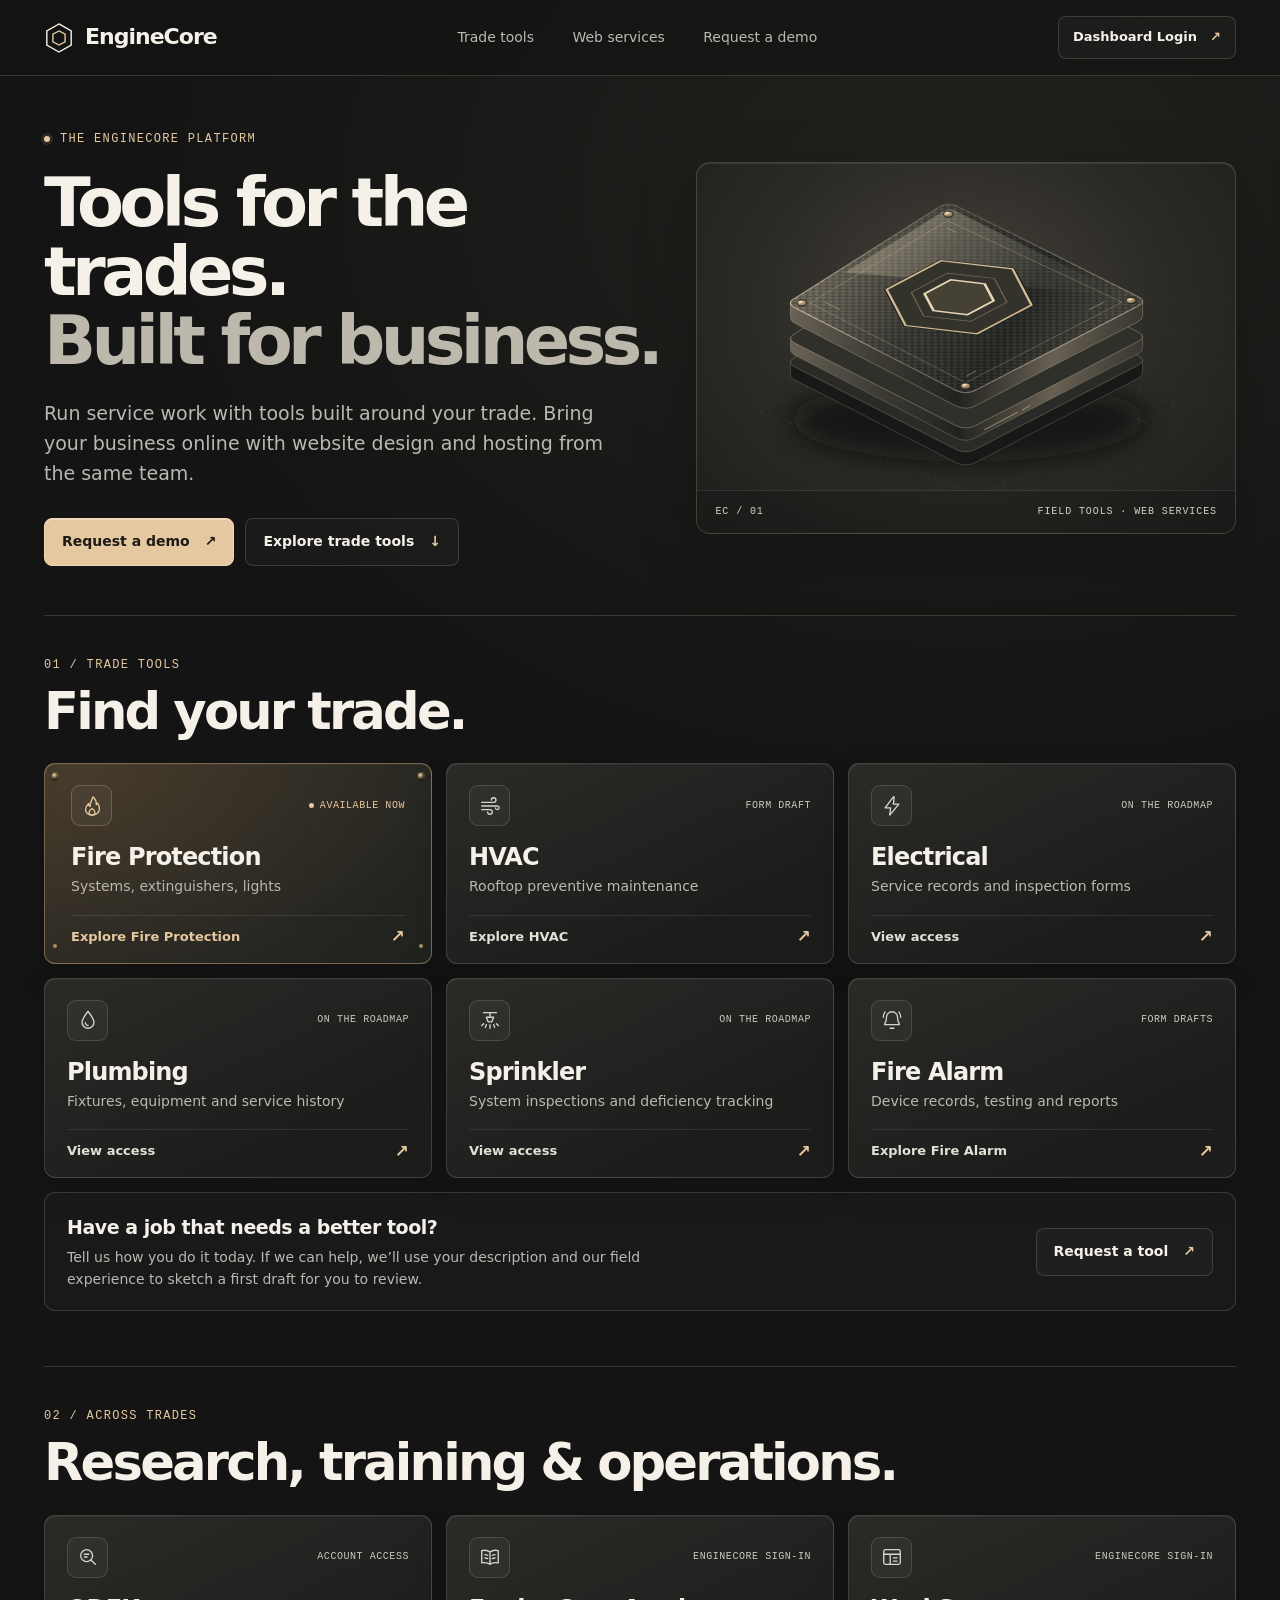
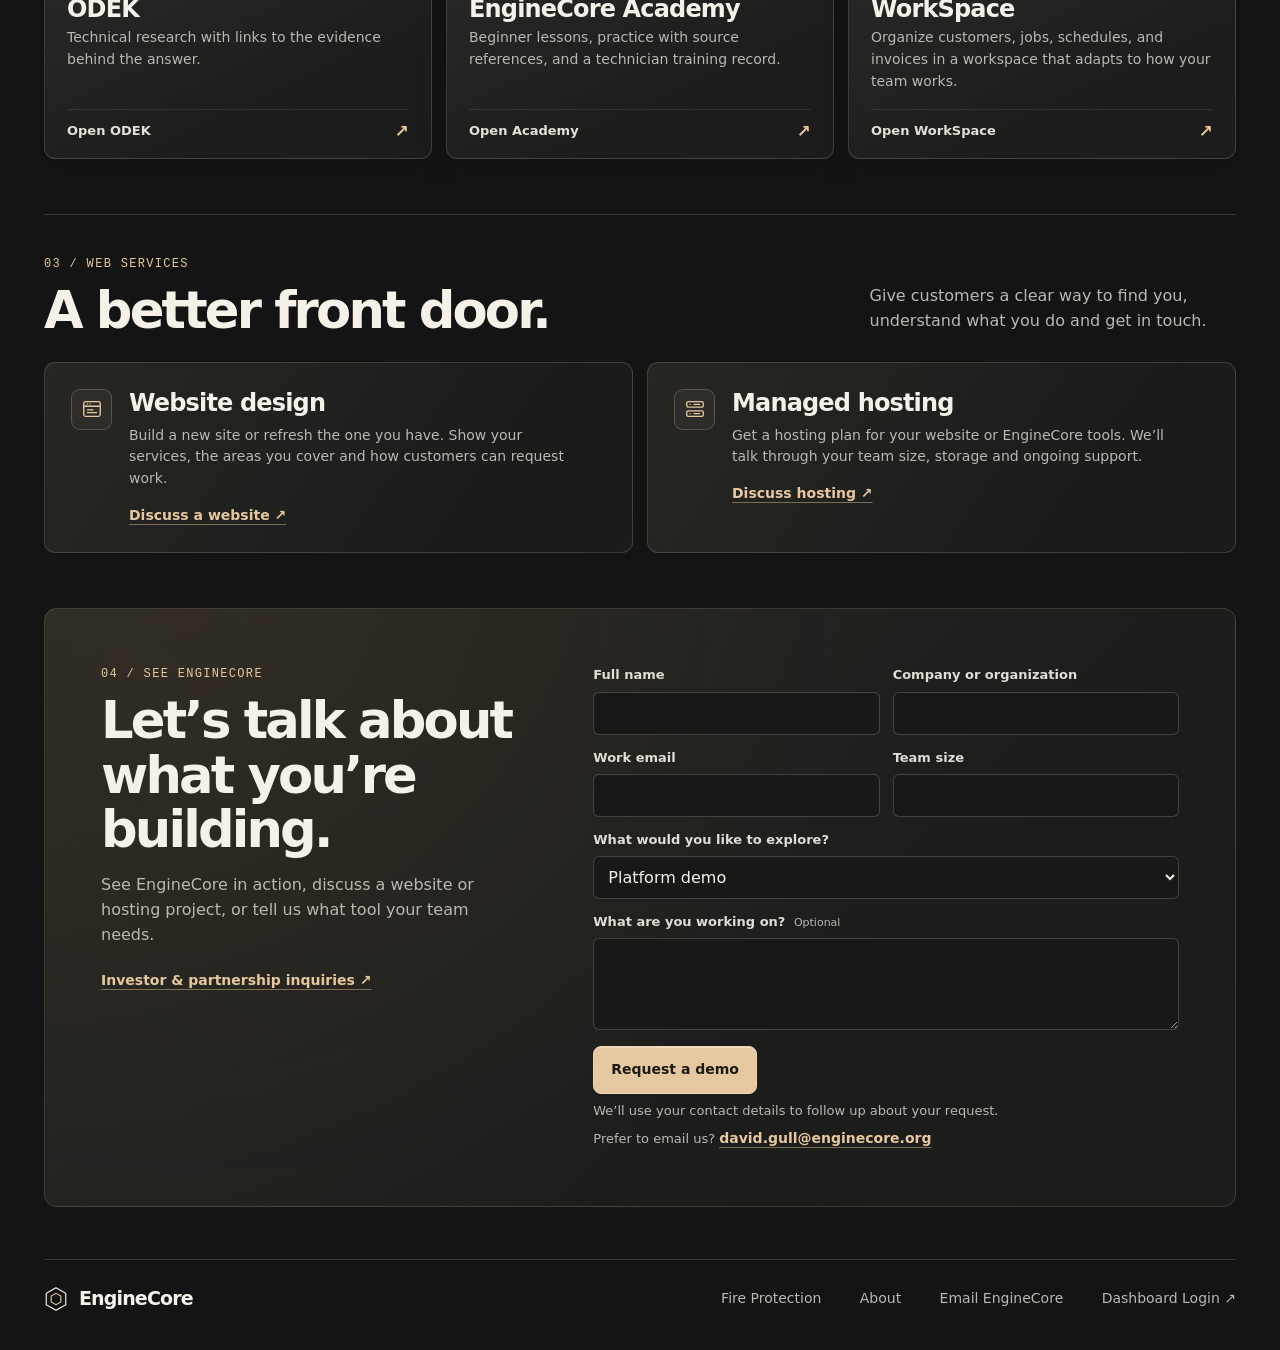
<file: index.html>
<!doctype html>
<html lang="en">
<head>
  <meta charset="utf-8">
  <meta name="viewport" content="width=device-width, initial-scale=1">
  <meta name="theme-color" content="#131413">
  <meta name="description" content="Explore EngineCore tools for the trades, starting with fire protection. Talk with us about a demo, website design, or managed hosting for your service business.">
  <link rel="canonical" href="https://enginecore.org/">
  <title>EngineCore | Trade Tools, Website Design &amp; Hosting</title>
  <link rel="stylesheet" href="/homepage.css?v=20261113-specialty-navigation">
  <script src="/homepage.js" defer></script>
  <script src="/homepage-demo.js?v=tool-request" defer></script>
</head>
<body>
  <a class="skip" href="#main">Skip to content</a>
  <header class="site-header">
    <div class="shell header-row">
      <a class="brand" href="/" aria-label="EngineCore home">
        <svg viewBox="0 0 32 34" fill="none" aria-hidden="true"><path d="M16 2 29 9.5v15L16 32 3 24.5v-15L16 2Z" stroke="currentColor" stroke-width="1.5"/><path d="M16 9.5 22.5 13v8L16 24.5 9.5 21v-8L16 9.5Z" stroke="#e6c8a0" stroke-width="1.5"/></svg>
        <span>EngineCore</span>
      </a>
      <nav class="header-nav" aria-label="Main navigation">
        <a href="/#services">Trade tools</a>
        <a href="/#web-services">Web services</a>
        <a href="/#request-demo">Request a demo</a>
      </nav>
      <a class="header-login" href="https://workspace.enginecore.org/portal">Dashboard Login <span aria-hidden="true">↗</span></a>
    </div>
  </header>

  <main id="main">
    <div id="homepage-content">
      <section class="hero shell" aria-labelledby="hero-title">
        <div class="hero-copy">
          <p class="eyebrow"><span class="signal"></span> The EngineCore platform</p>
          <h1 id="hero-title">Tools for the trades.<br><span>Built for business.</span></h1>
          <p class="hero-summary">Run service work with tools built around your trade. Bring your business online with website design and hosting from the same team.</p>
          <div class="hero-actions">
            <a class="button primary" href="#request-demo">Request a demo <span aria-hidden="true">↗</span></a>
            <a class="button secondary" href="#services">Explore trade tools <span aria-hidden="true">↓</span></a>
          </div>
        </div>
        <div class="hero-art" aria-hidden="true">
          <img src="/homepage-plate.svg" alt="" width="620" height="450" fetchpriority="high">
          <div class="hero-art-label"><span>EC / 01</span><span>Field tools · Web services</span></div>
        </div>
      </section>

      <section class="catalog shell" id="services" aria-labelledby="catalog-title">
        <div class="section-intro">
          <div>
            <p class="eyebrow">01 / Trade tools</p>
            <h2 id="catalog-title">Find your trade.</h2>
          </div>
        </div>
        <div class="trade-grid">
          <a class="trade-card featured" href="/fire-protection.html">
            <div class="card-top"><span class="card-icon"><svg viewBox="0 0 24 24" aria-hidden="true"><path d="M12 22c-4 0-7-2.7-7-6.3 0-3 1.8-4.9 3.3-6.5-.1 2.1 1 3 1.7 3.3C9.2 8 12.4 5.9 13 2c2.9 2.6 4 5.2 3.7 8.5.7-.4 1.2-1 1.4-1.7 1.4 2 2 4.1 2 6.2 0 4-3.4 7-8.1 7Z"/><path d="M12 22c-2 0-3.2-1.3-3.2-3.1 0-1.4 1.1-2.8 3.2-4.2 2.1 1.4 3.2 2.8 3.2 4.2 0 1.8-1.2 3.1-3.2 3.1Z"/></svg></span><span class="status live"><span></span> Available now</span></div>
            <div class="card-copy"><h3>Fire Protection</h3><p>Systems, extinguishers, lights</p></div>
            <div class="card-end"><span>Explore Fire Protection</span><span class="card-arrow" aria-hidden="true">↗</span></div>
          </a>
          <a class="trade-card" href="/hvac.html">
            <div class="card-top"><span class="card-icon"><svg viewBox="0 0 24 24" aria-hidden="true"><path d="M3 8h13a2.5 2.5 0 1 0-2.5-2.5M3 12h17a2 2 0 1 1-2 2M3 16h9a2.5 2.5 0 1 1-2.5 2.5"/></svg></span><span class="status">Form draft</span></div>
            <div class="card-copy"><h3>HVAC</h3><p>Rooftop preventive maintenance</p></div>
            <div class="card-end"><span>Explore HVAC</span><span class="card-arrow" aria-hidden="true">↗</span></div>
          </a>
          <a class="trade-card" href="/?trade=electrical#tool-access">
            <div class="card-top"><span class="card-icon"><svg viewBox="0 0 24 24" aria-hidden="true"><path d="m13.5 2-9 12h6l-1 8 10-12h-6l.9-8Z"/></svg></span><span class="status">On the roadmap</span></div>
            <div class="card-copy"><h3>Electrical</h3><p>Service records and inspection forms</p></div>
            <div class="card-end"><span>View access</span><span class="card-arrow" aria-hidden="true">↗</span></div>
          </a>
          <a class="trade-card" href="/?trade=plumbing#tool-access">
            <div class="card-top"><span class="card-icon"><svg viewBox="0 0 24 24" aria-hidden="true"><path d="M12 2.5c3.7 5.1 6.5 8.5 6.5 12a6.5 6.5 0 0 1-13 0c0-3.5 2.8-6.9 6.5-12Z"/><path d="M9 14.8a3.1 3.1 0 0 0 3 3.2"/></svg></span><span class="status">On the roadmap</span></div>
            <div class="card-copy"><h3>Plumbing</h3><p>Fixtures, equipment and service history</p></div>
            <div class="card-end"><span>View access</span><span class="card-arrow" aria-hidden="true">↗</span></div>
          </a>
          <a class="trade-card" href="/?trade=sprinkler#tool-access">
            <div class="card-top"><span class="card-icon"><svg viewBox="0 0 24 24" aria-hidden="true"><path d="M5 4h14M12 4v5m-4 0h8l-2 5h-4L8 9Zm-3 7-2 2m5-1-1 3m5-3v4m4-4 1 3m2-4 2 2"/></svg></span><span class="status">On the roadmap</span></div>
            <div class="card-copy"><h3>Sprinkler</h3><p>System inspections and deficiency tracking</p></div>
            <div class="card-end"><span>View access</span><span class="card-arrow" aria-hidden="true">↗</span></div>
          </a>
          <a class="trade-card" href="/fire-alarm.html">
            <div class="card-top"><span class="card-icon"><svg viewBox="0 0 24 24" aria-hidden="true"><path d="M18 9a6 6 0 1 0-12 0c0 5-2 6-2 8h16c0-2-2-3-2-8ZM10 21h4M2.5 9a9.5 9.5 0 0 1 2-5.8M21.5 9a9.5 9.5 0 0 0-2-5.8"/></svg></span><span class="status">Form drafts</span></div>
            <div class="card-copy"><h3>Fire Alarm</h3><p>Device records, testing and reports</p></div>
            <div class="card-end"><span>Explore Fire Alarm</span><span class="card-arrow" aria-hidden="true">↗</span></div>
          </a>
        </div>
        <div class="tool-request">
          <div>
            <h3>Have a job that needs a better tool?</h3>
            <p>Tell us how you do it today. If we can help, we’ll use your description and our field experience to sketch a first draft for you to review.</p>
          </div>
          <a class="button secondary" href="#request-demo" data-inquiry="request-tool">Request a tool <span aria-hidden="true">↗</span></a>
        </div>
      </section>

      <section class="catalog shell" id="research-training" aria-labelledby="research-training-title">
        <div class="section-intro">
          <div><p class="eyebrow">02 / Across trades</p><h2 id="research-training-title">Research, training &amp; operations.</h2></div>
        </div>
        <div class="trade-grid">
          <a class="trade-card" href="https://odek.enginecore.org/odek">
            <div class="card-top"><span class="card-icon"><svg viewBox="0 0 24 24" aria-hidden="true"><circle cx="10.5" cy="10.5" r="6.5"/><path d="m15.2 15.2 4.8 4.8M8 9h5m-5 3h3"/></svg></span><span class="status">Account access</span></div>
            <div class="card-copy"><h3>ODEK</h3><p>Technical research with links to the evidence behind the answer.</p></div>
            <div class="card-end"><span>Open ODEK</span><span class="card-arrow" aria-hidden="true">↗</span></div>
          </a>
          <a class="trade-card" href="https://workspace.enginecore.org/academy">
            <div class="card-top"><span class="card-icon"><svg viewBox="0 0 24 24" aria-hidden="true"><path d="M12 6.5C9.8 4.7 6.7 4.3 3 5v13.5c3.7-.7 6.8-.3 9 1.5 2.2-1.8 5.3-2.2 9-1.5V5c-3.7-.7-6.8-.3-9 1.5Zm0 0V20M6.5 9.5c1.2 0 2.1.2 3 .6m-3 3c1.2 0 2.1.2 3 .6m5-3.6c.9-.4 1.8-.6 3-.6m-3 4.2c.9-.4 1.8-.6 3-.6"/></svg></span><span class="status">EngineCore sign-in</span></div>
            <div class="card-copy"><h3>EngineCore Academy</h3><p>Beginner lessons, practice with source references, and a technician training record.</p></div>
            <div class="card-end"><span>Open Academy</span><span class="card-arrow" aria-hidden="true">↗</span></div>
          </a>
          <a class="trade-card" href="https://workspace.enginecore.org/app#sign-in">
            <div class="card-top"><span class="card-icon"><svg viewBox="0 0 24 24" aria-hidden="true"><rect x="3" y="4" width="18" height="16" rx="2"/><path d="M3 9h18m-11 0v11m3.5-7h4m-4 3.5h4"/></svg></span><span class="status">EngineCore sign-in</span></div>
            <div class="card-copy"><h3>WorkSpace</h3><p>Organize customers, jobs, schedules, and invoices in a workspace that adapts to how your team works.</p></div>
            <div class="card-end"><span>Open WorkSpace</span><span class="card-arrow" aria-hidden="true">↗</span></div>
          </a>
        </div>
      </section>

      <section class="web-section shell" id="web-services" aria-labelledby="web-title">
        <div class="section-intro">
          <div><p class="eyebrow">03 / Web services</p><h2 id="web-title">A better front door.</h2></div>
          <p>Give customers a clear way to find you, understand what you do and get in touch.</p>
        </div>
        <div class="web-grid">
          <article class="web-card">
            <span class="card-icon"><svg viewBox="0 0 24 24" aria-hidden="true"><rect x="3" y="4" width="18" height="16" rx="2"/><path d="M3 9h18M7 6.5h.1M10 6.5h.1M7 13h6m-6 3h10"/></svg></span>
            <h3>Website design</h3>
            <p>Build a new site or refresh the one you have. Show your services, the areas you cover and how customers can request work.</p>
            <a href="#request-demo" data-inquiry="website-design">Discuss a website <span aria-hidden="true">↗</span></a>
          </article>
          <article class="web-card">
            <span class="card-icon"><svg viewBox="0 0 24 24" aria-hidden="true"><rect x="3" y="4" width="18" height="6" rx="1.5"/><rect x="3" y="14" width="18" height="6" rx="1.5"/><path d="M6.5 7h.1m-.1 10h.1M11 7h6m-6 10h6"/></svg></span>
            <h3>Managed hosting</h3>
            <p>Get a hosting plan for your website or EngineCore tools. We’ll talk through your team size, storage and ongoing support.</p>
            <a href="#request-demo" data-inquiry="managed-hosting">Discuss hosting <span aria-hidden="true">↗</span></a>
          </article>
        </div>
      </section>
    </div>

    <section class="access shell" id="tool-access" aria-labelledby="access-title">
      <a class="back-link" href="/#services"><span aria-hidden="true">←</span> All trades</a>
      <div class="access-card">
        <div>
          <p class="eyebrow"><span class="signal"></span> EngineCore account access</p>
          <h1 id="access-title">Trade tools</h1>
          <p id="access-copy">Sign in with your EngineCore account. Your dashboard shows the tools your administrator has enabled for you.</p>
        </div>
        <a class="button primary" href="https://workspace.enginecore.org/portal#sign-in">Sign in to EngineCore <span aria-hidden="true">↗</span></a>
      </div>
    </section>

    <section class="demo shell" id="request-demo" aria-labelledby="demo-title">
      <div class="demo-panel">
        <div class="demo-intro">
          <p class="eyebrow" id="demo-eyebrow">04 / See EngineCore</p>
          <h2 id="demo-title">Let’s talk about<br>what you’re building.</h2>
          <p id="demo-copy">See EngineCore in action, discuss a website or hosting project, or tell us what tool your team needs.</p>
          <a class="investor-link" href="#request-demo" data-inquiry="investor">Investor &amp; partnership inquiries <span aria-hidden="true">↗</span></a>
        </div>
        <form class="inquiry-form" id="homepage-demo-form" method="post" action="https://workspace.enginecore.org/api/public/demo-interest">
          <div class="inquiry-fields">
            <label class="inquiry-field">
              <span>Full name</span>
              <input name="contactName" autocomplete="name" maxlength="160" required>
            </label>
            <label class="inquiry-field">
              <span>Company or organization</span>
              <input name="companyName" autocomplete="organization" maxlength="160" required>
            </label>
            <label class="inquiry-field">
              <span>Work email</span>
              <input name="email" type="email" autocomplete="email" maxlength="254" required>
            </label>
            <label class="inquiry-field">
              <span>Team size</span>
              <input name="userCount" type="number" inputmode="numeric" min="1" max="10000" step="1" required>
            </label>
            <label class="inquiry-field inquiry-wide">
              <span>What would you like to explore?</span>
              <select name="topic">
                <option value="platform">Platform demo</option>
                <option value="request-tool">Request a tool</option>
                <option value="fire-protection">Fire Protection</option>
                <option value="hvac">HVAC</option>
                <option value="electrical">Electrical</option>
                <option value="plumbing">Plumbing</option>
                <option value="sprinkler">Sprinkler</option>
                <option value="fire-alarm">Fire Alarm</option>
                <option value="website-design">Website Design</option>
                <option value="managed-hosting">Managed Hosting</option>
                <option value="investor">Investor / Partnership</option>
              </select>
            </label>
            <div class="inquiry-field inquiry-wide">
              <label for="inquiry-context"><span id="inquiry-context-label">What are you working on?</span> <small id="inquiry-context-optional">Optional</small></label>
              <small class="tool-guide" id="inquiry-tool-guide" hidden>A short description is enough. Include your trade, the steps you follow today, where you get stuck, and what the tool should produce.</small>
              <textarea id="inquiry-context" name="additionalContext" rows="3" maxlength="2900"></textarea>
            </div>
          </div>
          <label hidden>Website <input name="website" autocomplete="off" tabindex="-1"></label>
          <div class="inquiry-actions">
            <button class="inquiry-submit" type="submit" disabled>Request a demo</button>
            <p class="inquiry-status" role="status"></p>
          </div>
          <p class="inquiry-note">We’ll use your contact details to follow up about your request.</p>
          <p class="inquiry-note">Prefer to email us? <a href="mailto:david.gull@enginecore.org">david.gull@enginecore.org</a></p>
          <noscript><p><a href="https://workspace.enginecore.org/#demo-interest">Open the WorkSpace demo form</a>.</p></noscript>
          <p class="inquiry-fallback" hidden>Still having trouble? <a href="https://workspace.enginecore.org/#demo-interest">Open the WorkSpace demo form</a>.</p>
        </form>
      </div>
    </section>
  </main>

  <footer class="site-footer shell">
    <a class="brand" href="/" aria-label="EngineCore home">
      <svg viewBox="0 0 32 34" fill="none" aria-hidden="true"><path d="M16 2 29 9.5v15L16 32 3 24.5v-15L16 2Z" stroke="currentColor" stroke-width="1.5"/><path d="M16 9.5 22.5 13v8L16 24.5 9.5 21v-8L16 9.5Z" stroke="#e6c8a0" stroke-width="1.5"/></svg>
      <span>EngineCore</span>
    </a>
    <nav aria-label="Footer navigation">
      <a href="/fire-protection.html">Fire Protection</a>
      <a href="/about-enginecore.html">About</a>
      <a href="mailto:david.gull@enginecore.org">Email EngineCore</a>
      <a href="https://workspace.enginecore.org/portal">Dashboard Login <span aria-hidden="true">↗</span></a>
    </nav>
  </footer>
</body>
</html>
</file>
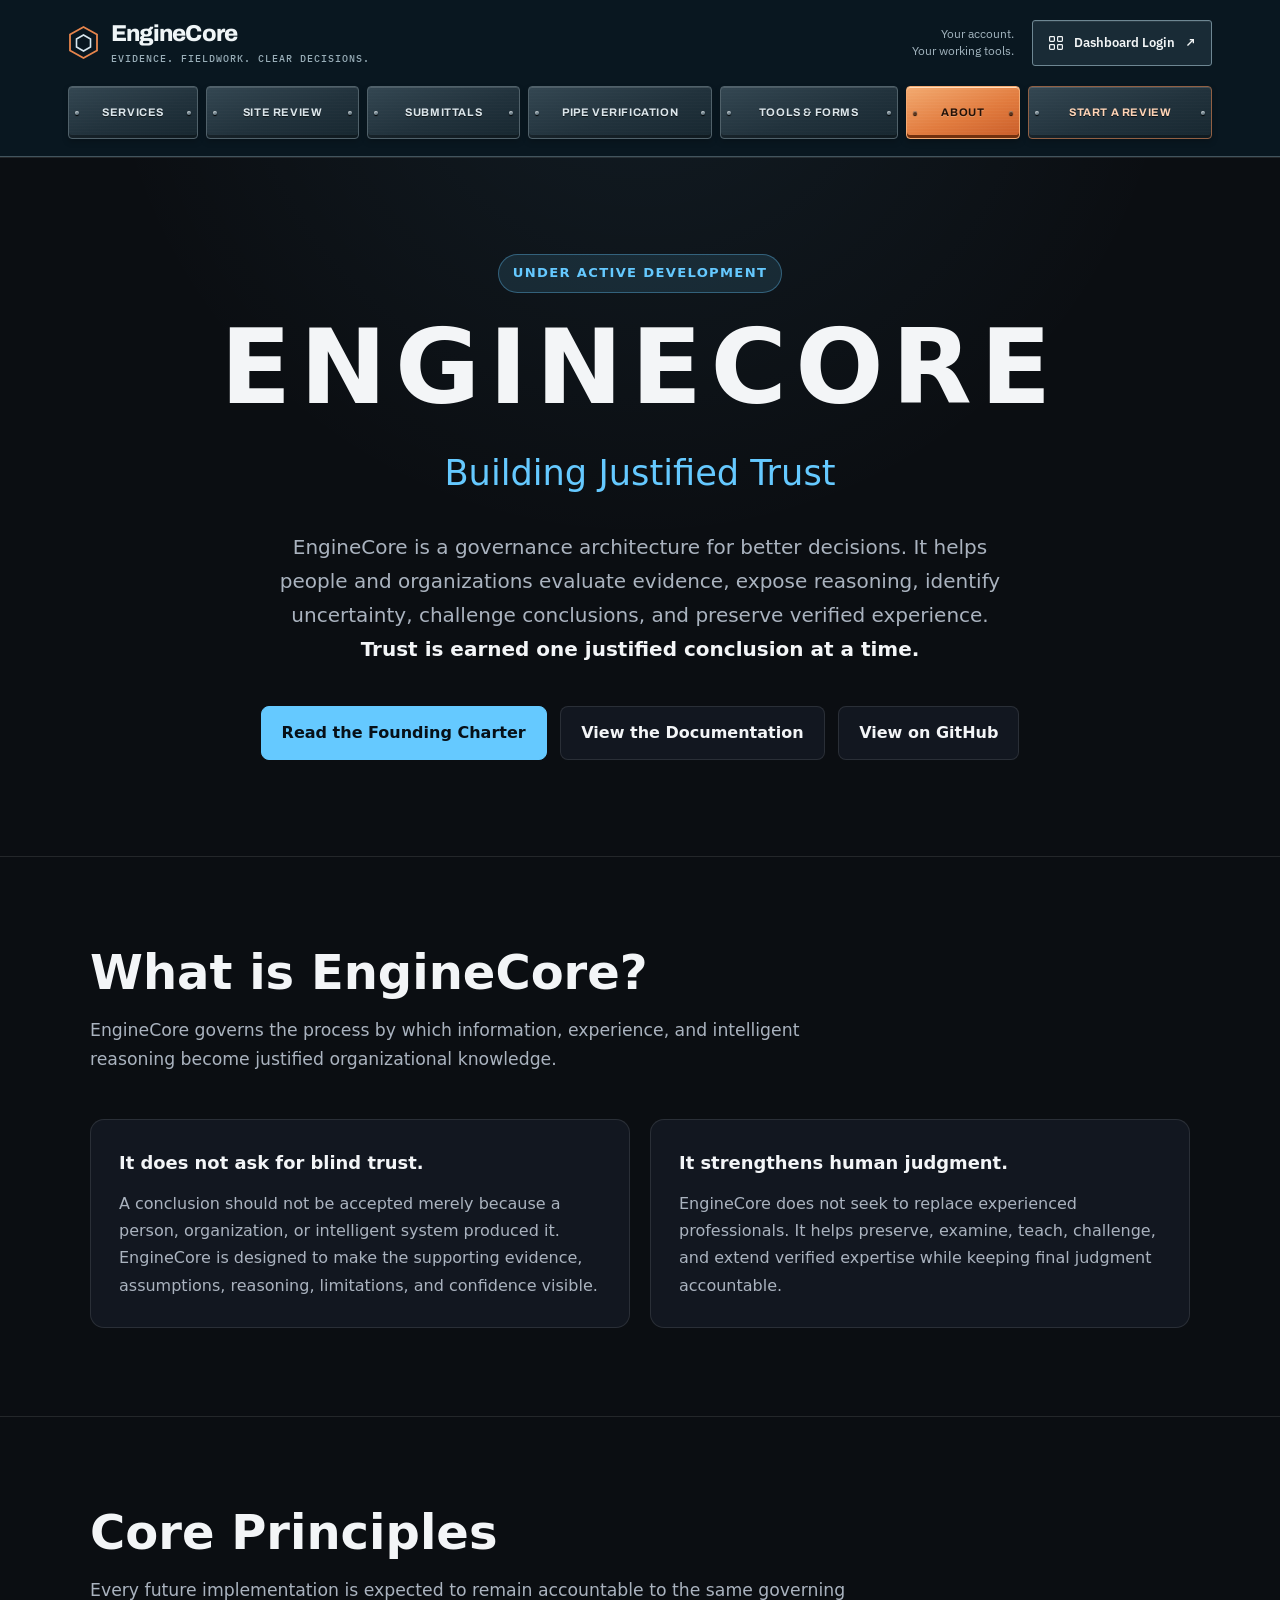
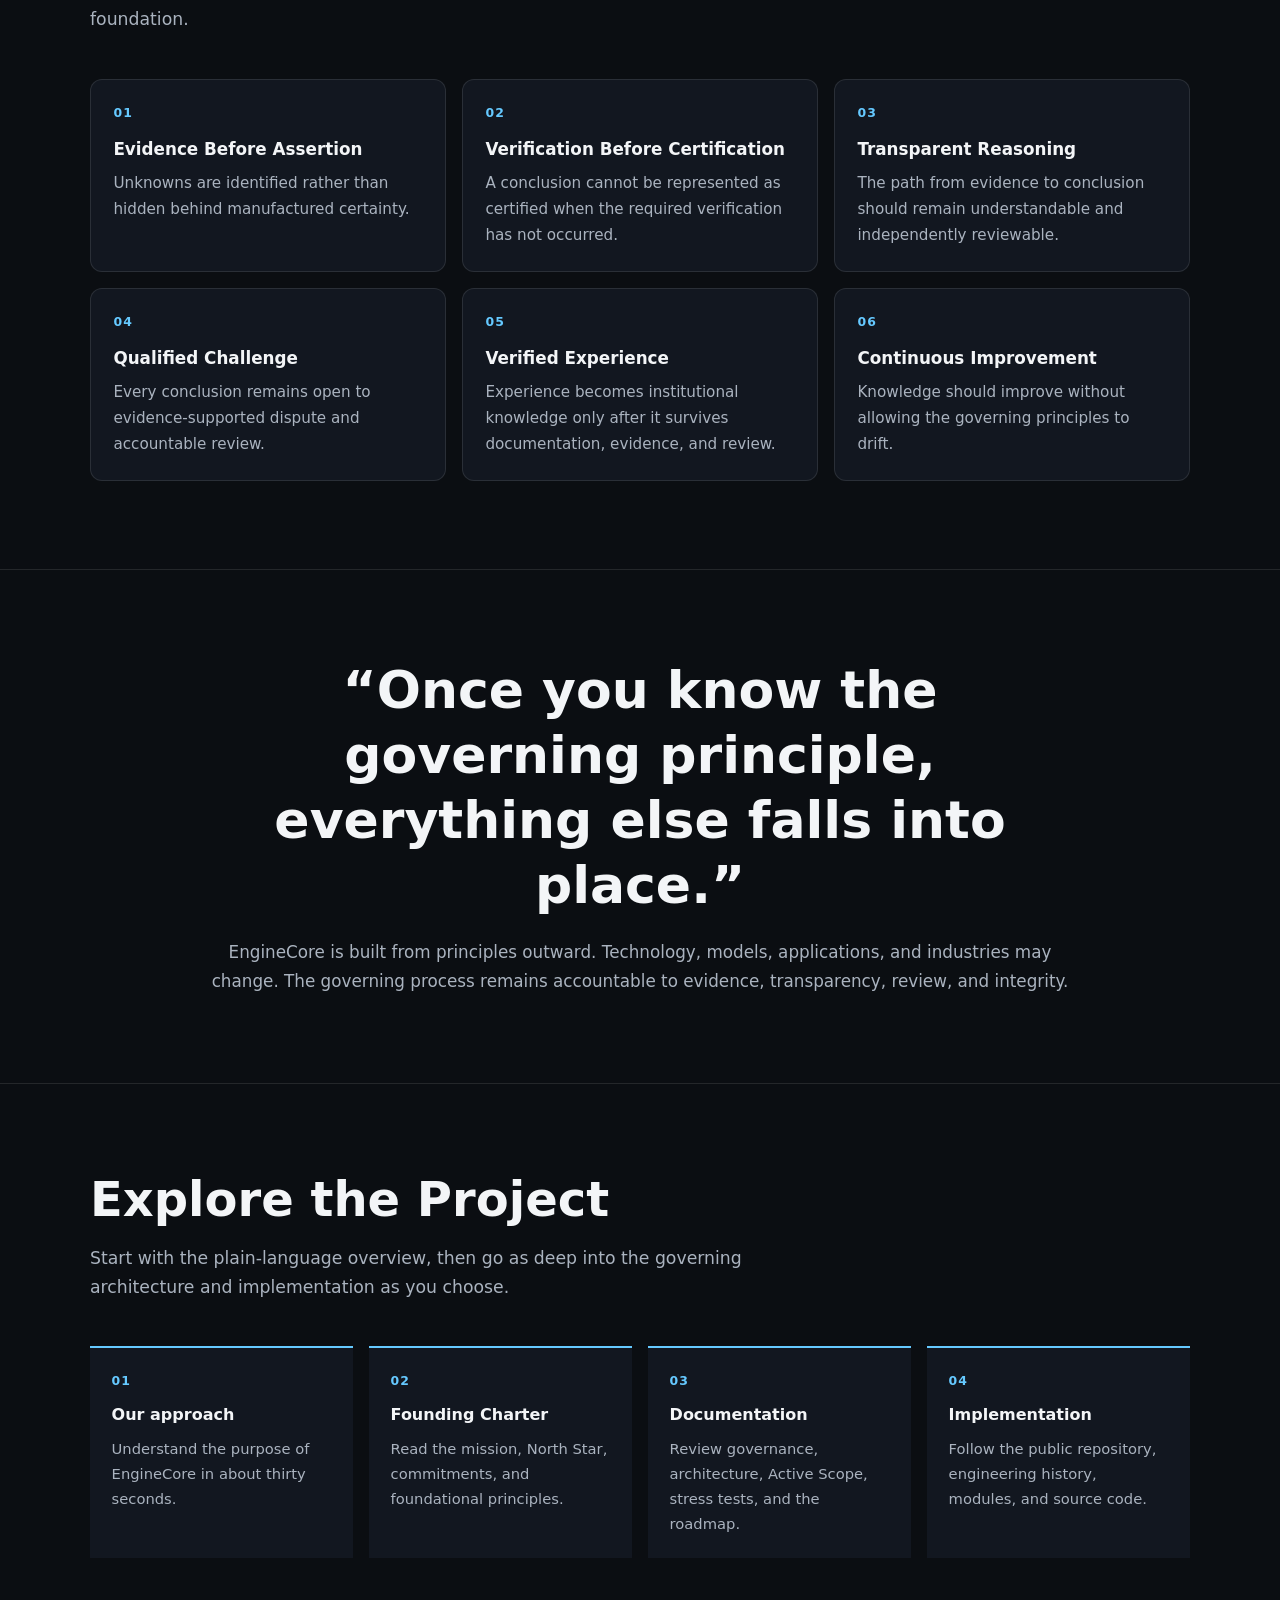
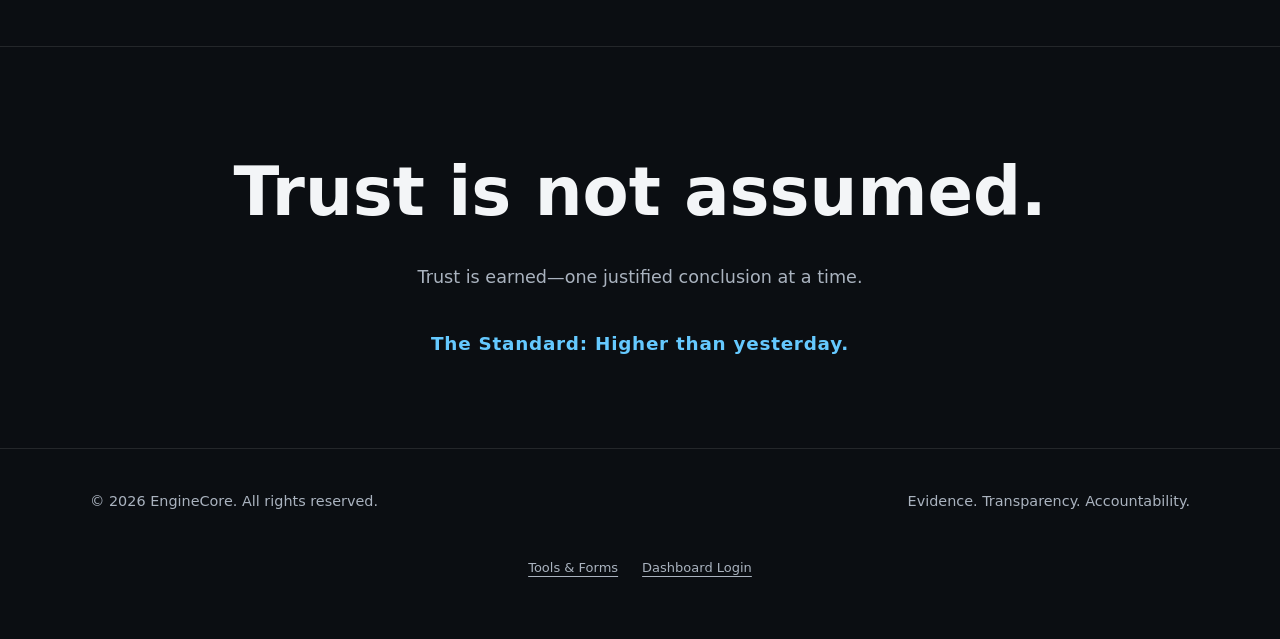
<file: about-enginecore.html>
<!DOCTYPE html>
<html lang="en">
<head>
    <meta charset="UTF-8">
    <meta name="viewport" content="width=device-width, initial-scale=1.0">

    <meta
        name="description"
        content="EngineCore is a governance architecture for evidence-based, transparent, reviewable, and continuously improving decisions."
    >

    <title>About EngineCore | Building Justified Trust</title>

    <style>
        :root {
            --background: #0b0e12;
            --surface: #121720;
            --surface-light: #171e29;
            --text: #f3f5f7;
            --muted: #aab3bf;
            --accent: #65c9ff;
            --accent-soft: rgba(101, 201, 255, 0.12);
            --border: rgba(255, 255, 255, 0.1);
            --max-width: 1100px;
        }

        * {
            box-sizing: border-box;
            margin: 0;
            padding: 0;
        }

        html {
            scroll-behavior: smooth;
        }

        body {
            background:
                radial-gradient(
                    circle at top,
                    rgba(101, 201, 255, 0.08),
                    transparent 34rem
                ),
                var(--background);
            color: var(--text);
            font-family:
                Inter,
                ui-sans-serif,
                system-ui,
                -apple-system,
                BlinkMacSystemFont,
                "Segoe UI",
                sans-serif;
            line-height: 1.7;
        }

        a {
            color: inherit;
            text-decoration: none;
        }

        .container {
            width: min(calc(100% - 2rem), var(--max-width));
            margin: 0 auto;
        }

        .site-header {
            border-bottom: 1px solid var(--border);
        }

        .nav {
            min-height: 72px;
            display: flex;
            align-items: center;
            justify-content: space-between;
            gap: 1rem;
        }

        .brand {
            font-size: 1rem;
            font-weight: 700;
            letter-spacing: 0.18em;
        }

        .nav-link {
            color: var(--muted);
            font-size: 0.95rem;
        }

        .nav-link:hover,
        .nav-link:focus-visible {
            color: var(--text);
        }

        .hero {
            min-height: 76vh;
            display: flex;
            align-items: center;
            padding: 6rem 0;
            text-align: center;
        }

        .hero-content {
            max-width: 900px;
            margin: 0 auto;
        }

        .eyebrow {
            display: inline-block;
            margin-bottom: 1.5rem;
            padding: 0.45rem 0.85rem;
            border: 1px solid rgba(101, 201, 255, 0.35);
            border-radius: 999px;
            background: var(--accent-soft);
            color: var(--accent);
            font-size: 0.82rem;
            font-weight: 700;
            letter-spacing: 0.1em;
            text-transform: uppercase;
        }

        h1 {
            font-size: clamp(3rem, 10vw, 6.5rem);
            line-height: 0.98;
            letter-spacing: 0.08em;
            margin-bottom: 1.5rem;
        }

        .hero h2 {
            color: var(--accent);
            font-size: clamp(1.35rem, 4vw, 2.2rem);
            font-weight: 500;
            margin-bottom: 1.75rem;
        }

        .hero-description {
            max-width: 760px;
            margin: 0 auto;
            color: var(--muted);
            font-size: clamp(1.05rem, 2vw, 1.25rem);
        }

        .hero-description strong {
            color: var(--text);
            font-weight: 600;
        }

        .actions {
            display: flex;
            flex-wrap: wrap;
            justify-content: center;
            gap: 0.85rem;
            margin-top: 2.5rem;
        }

        .button {
            display: inline-flex;
            align-items: center;
            justify-content: center;
            min-height: 48px;
            padding: 0.75rem 1.25rem;
            border: 1px solid var(--border);
            border-radius: 8px;
            background: var(--surface);
            color: var(--text);
            font-weight: 650;
            transition:
                transform 160ms ease,
                border-color 160ms ease,
                background 160ms ease;
        }

        .button:hover,
        .button:focus-visible {
            transform: translateY(-2px);
            border-color: rgba(101, 201, 255, 0.65);
            background: var(--surface-light);
        }

        .button-primary {
            border-color: var(--accent);
            background: var(--accent);
            color: #071018;
        }

        .button-primary:hover,
        .button-primary:focus-visible {
            background: #8bd8ff;
        }

        section {
            padding: 5.5rem 0;
            border-top: 1px solid var(--border);
        }

        .section-heading {
            max-width: 760px;
            margin-bottom: 2.75rem;
        }

        .section-heading h2 {
            margin-bottom: 1rem;
            font-size: clamp(2rem, 5vw, 3rem);
            line-height: 1.15;
        }

        .section-heading p {
            color: var(--muted);
            font-size: 1.08rem;
        }

        .definition {
            display: grid;
            grid-template-columns: 1fr 1fr;
            gap: 1.25rem;
        }

        .panel {
            padding: 1.75rem;
            border: 1px solid var(--border);
            border-radius: 14px;
            background: var(--surface);
        }

        .panel h3 {
            margin-bottom: 0.75rem;
            font-size: 1.12rem;
        }

        .panel p {
            color: var(--muted);
        }

        .principles {
            display: grid;
            grid-template-columns: repeat(3, 1fr);
            gap: 1rem;
        }

        .principle {
            min-height: 145px;
            padding: 1.4rem;
            border: 1px solid var(--border);
            border-radius: 12px;
            background: var(--surface);
        }

        .principle-number {
            display: block;
            margin-bottom: 0.7rem;
            color: var(--accent);
            font-size: 0.78rem;
            font-weight: 800;
            letter-spacing: 0.1em;
        }

        .principle h3 {
            margin-bottom: 0.5rem;
            font-size: 1.05rem;
        }

        .principle p {
            color: var(--muted);
            font-size: 0.95rem;
        }

        .statement {
            max-width: 880px;
            margin: 0 auto;
            text-align: center;
        }

        .statement blockquote {
            margin-bottom: 1.25rem;
            font-size: clamp(1.7rem, 5vw, 3.25rem);
            font-weight: 650;
            line-height: 1.25;
        }

        .statement p {
            color: var(--muted);
            font-size: 1.05rem;
        }

        .path {
            display: grid;
            grid-template-columns: repeat(4, 1fr);
            gap: 1rem;
        }

        .path-step {
            padding: 1.35rem;
            border-top: 2px solid var(--accent);
            background: var(--surface);
        }

        .path-step span {
            display: block;
            margin-bottom: 0.65rem;
            color: var(--accent);
            font-size: 0.78rem;
            font-weight: 800;
            letter-spacing: 0.08em;
        }

        .path-step h3 {
            margin-bottom: 0.45rem;
            font-size: 1rem;
        }

        .path-step p {
            color: var(--muted);
            font-size: 0.92rem;
        }

        .closing {
            text-align: center;
        }

        .closing h2 {
            margin-bottom: 0.9rem;
            font-size: clamp(2.2rem, 6vw, 4.2rem);
        }

        .closing p {
            color: var(--muted);
            font-size: 1.1rem;
        }

        .standard {
            margin-top: 2.2rem;
            color: var(--accent);
            font-size: 1.15rem;
            font-weight: 750;
            letter-spacing: 0.04em;
        }

        footer {
            padding: 2.5rem 0;
            border-top: 1px solid var(--border);
            color: var(--muted);
            font-size: 0.9rem;
        }

        .footer-content {
            display: flex;
            justify-content: space-between;
            gap: 1rem;
        }

        @media (max-width: 800px) {
            .definition,
            .principles,
            .path {
                grid-template-columns: 1fr;
            }

            .hero {
                min-height: auto;
                padding: 5rem 0;
            }

            .nav {
                min-height: 64px;
            }

            .footer-content {
                flex-direction: column;
            }
        }

        @media (max-width: 520px) {
            .nav-link {
                display: none;
            }

            .actions {
                flex-direction: column;
            }

            .button {
                width: 100%;
            }

            section {
                padding: 4.25rem 0;
            }
        }
    </style>
  <link rel="stylesheet" href="https://fonts.googleapis.com/css2?family=Archivo:wght@600;700;800&amp;family=IBM+Plex+Mono:wght@400;500;600&amp;family=IBM+Plex+Sans:wght@400;500;600&amp;display=swap">
  <link rel="stylesheet" href="/portal.css">
</head>

<body>
  <header class="ec-header">
    <div class="ec-shell">
      <div class="ec-masthead">
        <a class="ec-brand" href="/" aria-label="EngineCore home"><svg viewBox="0 0 31 35" aria-hidden="true"><path d="M15.5 2 29 9.5v16L15.5 33 2 25.5v-16z" fill="none" stroke="#e7854c" stroke-width="1.8"/><path d="m15.5 10 7 4v8l-7 4-7-4v-8z" fill="none" stroke="#d8e7ef" stroke-width="1.6"/></svg><span>EngineCore<small>Evidence. Fieldwork. Clear decisions.</small></span></a>
        <div class="ec-account"><span class="ec-account-note">Your account.<br>Your working tools.</span><a class="ec-login" href="https://workspace.enginecore.org/portal"><svg viewBox="0 0 20 20" fill="none" stroke="currentColor" stroke-width="1.5" aria-hidden="true"><rect x="2" y="2" width="6" height="6" rx="1"/><rect x="12" y="2" width="6" height="6" rx="1"/><rect x="2" y="12" width="6" height="6" rx="1"/><rect x="12" y="12" width="6" height="6" rx="1"/></svg>Dashboard Login <span aria-hidden="true">↗</span></a></div>
      </div>
      <nav class="ec-nav" aria-label="Main navigation">
        <a href="/#services">Services</a>
        <a href="/site-compliance-review.html">Site Review</a>
        <a href="/submittal-preparation.html">Submittals</a>
        <a href="/pipe-verification.html">Pipe Verification</a>
        <a href="/tools-and-forms.html">Tools &amp; Forms</a>
        <a aria-current="page" href="/about-enginecore.html">About</a>
        <a class="ec-review-link" href="/review.html">Start a Review</a>
      </nav>
    </div>
  </header>

    <main id="top">
        <section class="hero">
            <div class="container hero-content">
                <div class="eyebrow">Under Active Development</div>

                <h1>ENGINECORE</h1>

                <h2>Building Justified Trust</h2>

                <p class="hero-description">
                    EngineCore is a governance architecture for better
                    decisions. It helps people and organizations evaluate
                    evidence, expose reasoning, identify uncertainty,
                    challenge conclusions, and preserve verified experience.
                    <strong>
                        Trust is earned one justified conclusion at a time.
                    </strong>
                </p>

                <div class="actions">
                    <a
                        class="button button-primary"
                        href="https://github.com/Dgull01/EngineCore/blob/main/FOUNDING_CHARTER.md"
                        target="_blank"
                        rel="noopener noreferrer"
                    >
                        Read the Founding Charter
                    </a>

                    <a
                        class="button"
                        href="https://github.com/Dgull01/EngineCore"
                        target="_blank"
                        rel="noopener noreferrer"
                    >
                        View the Documentation
                    </a>

                    <a
                        class="button"
                        href="https://github.com/Dgull01/EngineCore"
                        target="_blank"
                        rel="noopener noreferrer"
                    >
                        View on GitHub
                    </a>
                </div>
            </div>
        </section>

        <section>
            <div class="container">
                <div class="section-heading">
                    <h2>What is EngineCore?</h2>

                    <p>
                        EngineCore governs the process by which information,
                        experience, and intelligent reasoning become justified
                        organizational knowledge.
                    </p>
                </div>

                <div class="definition">
                    <article class="panel">
                        <h3>It does not ask for blind trust.</h3>

                        <p>
                            A conclusion should not be accepted merely because
                            a person, organization, or intelligent system
                            produced it. EngineCore is designed to make the
                            supporting evidence, assumptions, reasoning,
                            limitations, and confidence visible.
                        </p>
                    </article>

                    <article class="panel">
                        <h3>It strengthens human judgment.</h3>

                        <p>
                            EngineCore does not seek to replace experienced
                            professionals. It helps preserve, examine, teach,
                            challenge, and extend verified expertise while
                            keeping final judgment accountable.
                        </p>
                    </article>
                </div>
            </div>
        </section>

        <section>
            <div class="container">
                <div class="section-heading">
                    <h2>Core Principles</h2>

                    <p>
                        Every future implementation is expected to remain
                        accountable to the same governing foundation.
                    </p>
                </div>

                <div class="principles">
                    <article class="principle">
                        <span class="principle-number">01</span>
                        <h3>Evidence Before Assertion</h3>
                        <p>
                            Unknowns are identified rather than hidden behind
                            manufactured certainty.
                        </p>
                    </article>

                    <article class="principle">
                        <span class="principle-number">02</span>
                        <h3>Verification Before Certification</h3>
                        <p>
                            A conclusion cannot be represented as certified
                            when the required verification has not occurred.
                        </p>
                    </article>

                    <article class="principle">
                        <span class="principle-number">03</span>
                        <h3>Transparent Reasoning</h3>
                        <p>
                            The path from evidence to conclusion should remain
                            understandable and independently reviewable.
                        </p>
                    </article>

                    <article class="principle">
                        <span class="principle-number">04</span>
                        <h3>Qualified Challenge</h3>
                        <p>
                            Every conclusion remains open to evidence-supported
                            dispute and accountable review.
                        </p>
                    </article>

                    <article class="principle">
                        <span class="principle-number">05</span>
                        <h3>Verified Experience</h3>
                        <p>
                            Experience becomes institutional knowledge only
                            after it survives documentation, evidence, and
                            review.
                        </p>
                    </article>

                    <article class="principle">
                        <span class="principle-number">06</span>
                        <h3>Continuous Improvement</h3>
                        <p>
                            Knowledge should improve without allowing the
                            governing principles to drift.
                        </p>
                    </article>
                </div>
            </div>
        </section>

        <section>
            <div class="container statement">
                <blockquote>
                    “Once you know the governing principle, everything else
                    falls into place.”
                </blockquote>

                <p>
                    EngineCore is built from principles outward. Technology,
                    models, applications, and industries may change. The
                    governing process remains accountable to evidence,
                    transparency, review, and integrity.
                </p>
            </div>
        </section>

        <section>
            <div class="container">
                <div class="section-heading">
                    <h2>Explore the Project</h2>

                    <p>
                        Start with the plain-language overview, then go as deep
                        into the governing architecture and implementation as
                        you choose.
                    </p>
                </div>

                <div class="path">
                    <a class="path-step" href="#top">
                        <span>01</span>
                        <h3>Our approach</h3>
                        <p>
                            Understand the purpose of EngineCore in about
                            thirty seconds.
                        </p>
                    </a>

                    <a
                        class="path-step"
                        href="https://github.com/Dgull01/EngineCore/blob/main/FOUNDING_CHARTER.md"
                        target="_blank"
                        rel="noopener noreferrer"
                    >
                        <span>02</span>
                        <h3>Founding Charter</h3>
                        <p>
                            Read the mission, North Star, commitments, and
                            foundational principles.
                        </p>
                    </a>

                    <a
                        class="path-step"
                        href="https://github.com/Dgull01/EngineCore"
                        target="_blank"
                        rel="noopener noreferrer"
                    >
                        <span>03</span>
                        <h3>Documentation</h3>
                        <p>
                            Review governance, architecture, Active Scope,
                            stress tests, and the roadmap.
                        </p>
                    </a>

                    <a
                        class="path-step"
                        href="https://github.com/Dgull01/EngineCore"
                        target="_blank"
                        rel="noopener noreferrer"
                    >
                        <span>04</span>
                        <h3>Implementation</h3>
                        <p>
                            Follow the public repository, engineering history,
                            modules, and source code.
                        </p>
                    </a>
                </div>
            </div>
        </section>

        <section>
            <div class="container closing">
                <h2>Trust is not assumed.</h2>

                <p>
                    Trust is earned—one justified conclusion at a time.
                </p>

                <div class="standard">
                    The Standard: Higher than yesterday.
                </div>
            </div>
        </section>
    </main>

    <footer>
        <div class="container footer-content">
            <span>© 2026 EngineCore. All rights reserved.</span>
            <span>Evidence. Transparency. Accountability.</span>
        </div>
    <nav class="ec-footer-links" aria-label="More EngineCore pages"><a href="/tools-and-forms.html">Tools &amp; Forms</a><a href="https://workspace.enginecore.org/portal">Dashboard Login</a></nav></footer>
</body>
</html>
</file>
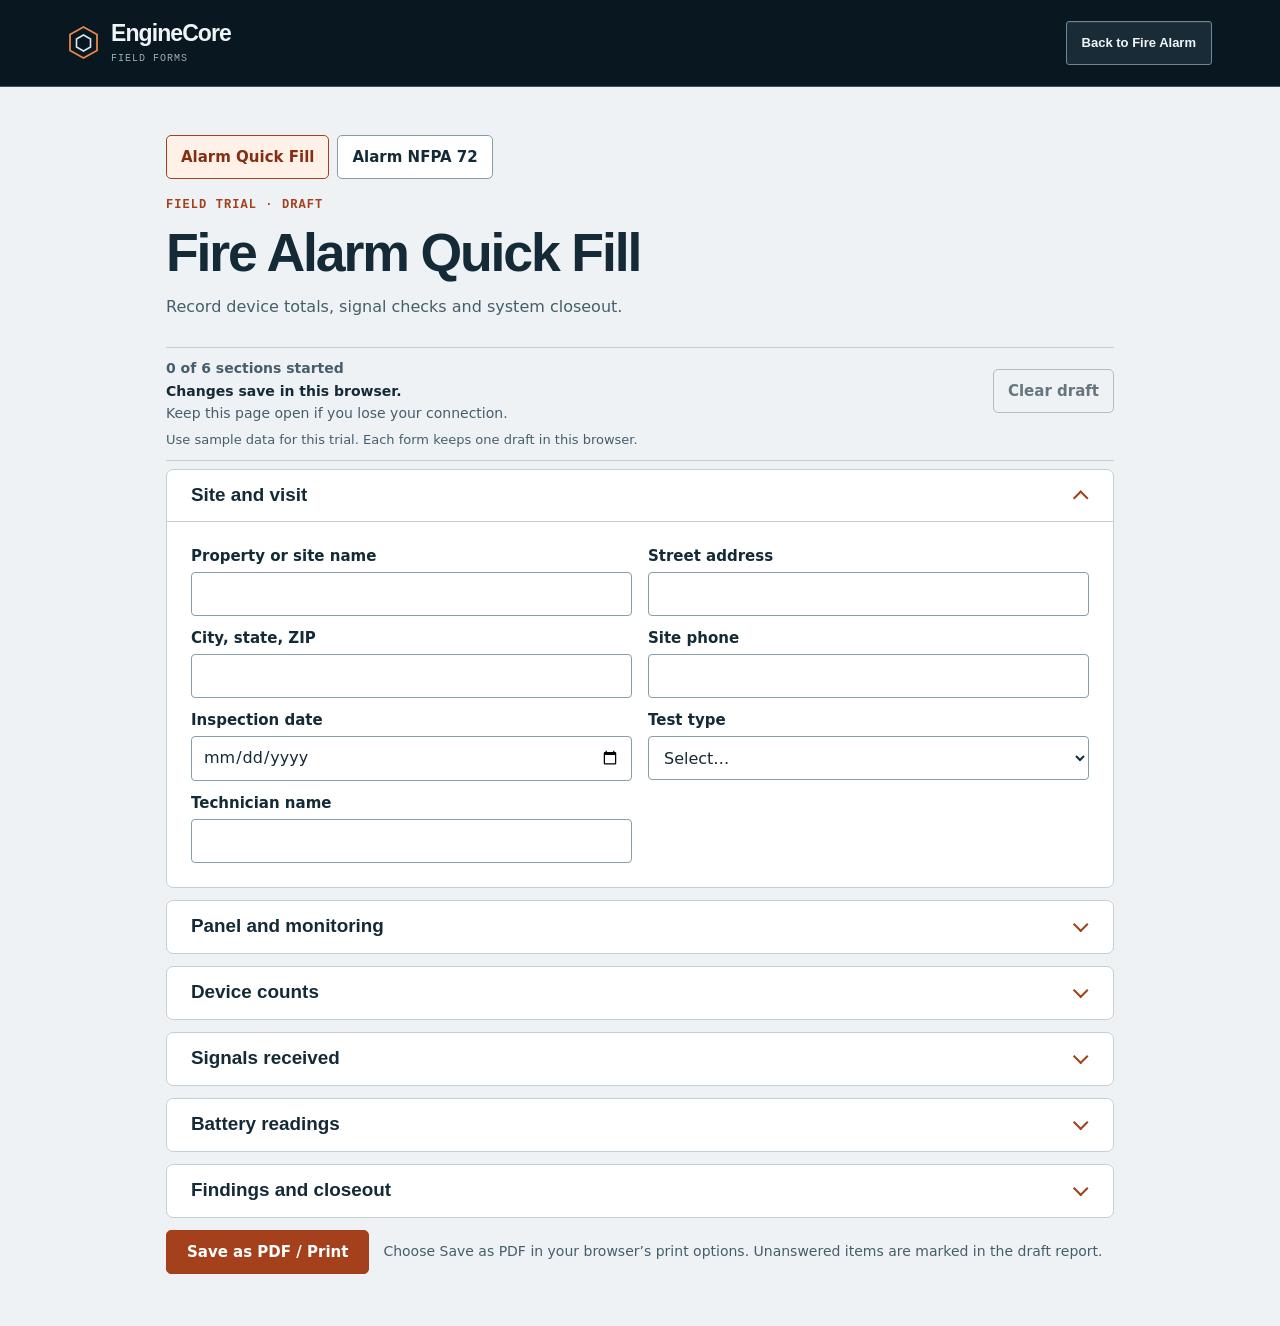
<file: field-forms.html>
<!doctype html>
<html lang="en">
<head>
  <meta charset="utf-8">
  <meta name="viewport" content="width=device-width, initial-scale=1">
  <meta name="referrer" content="no-referrer">
  <meta name="robots" content="noindex">
  <meta name="theme-color" content="#091720">
  <title>Field form drafts | EngineCore</title>
  <link rel="stylesheet" href="./site.css">
  <link rel="stylesheet" href="./portal.css">
  <link rel="stylesheet" href="./field-forms.css">
  <script type="module" src="./field-forms.js"></script>
</head>
<body class="field-forms-page">
  <a class="skip-link" href="#main">Skip to content</a>
  <header class="ec-header">
    <div class="ec-shell">
      <div class="ec-masthead">
        <a class="ec-brand" href="./" aria-label="EngineCore home">
          <svg viewBox="0 0 31 35" aria-hidden="true"><path d="M15.5 2 29 9.5v16L15.5 33 2 25.5v-16z" fill="none" stroke="#e7854c" stroke-width="1.8"/><path d="m15.5 10 7 4v8l-7 4-7-4v-8z" fill="none" stroke="#d8e7ef" stroke-width="1.6"/></svg>
          <span>EngineCore<small>Field forms</small></span>
        </a>
        <a class="ec-login" id="field-back" href="./#services">Back to trades</a>
      </div>
    </div>
  </header>
  <main id="main" class="field-shell">
    <nav class="field-nav" aria-label="Fire Alarm forms" hidden>
      <a href="?form=alarm-quick" data-form="alarm-quick">Alarm Quick Fill</a>
      <a href="?form=alarm-nfpa" data-form="alarm-nfpa">Alarm NFPA 72</a>
    </nav>
    <div class="field-intro">
      <p class="field-kicker">Field trial · Draft</p>
      <h1 id="field-title">Field form drafts</h1>
      <p id="field-description">Choose a form to begin.</p>
    </div>
    <noscript><p>Enable JavaScript to open, save and print the forms.</p></noscript>
    <section class="field-progress" aria-label="Draft status" hidden>
      <div>
        <strong id="field-progress-text"></strong>
        <p id="field-status" role="status"></p>
        <p id="field-offline"></p>
      </div>
      <button id="field-clear" type="button">Clear draft</button>
      <p class="field-privacy">Use sample data for this trial. Each form keeps one draft in this browser.</p>
    </section>
    <form id="field-form" novalidate></form>
    <div class="field-actions" hidden>
      <button id="field-export" class="field-primary" type="button">Save as PDF / Print</button>
      <p>Choose Save as PDF in your browser’s print options. Unanswered items are marked in the draft report.</p>
    </div>
    <ul id="field-sources" class="field-source-list" aria-label="References" hidden></ul>
  </main>
  <dialog id="field-confirm" aria-labelledby="field-confirm-title">
    <h2 id="field-confirm-title">Clear this draft?</h2>
    <p>This removes the saved entries for the current form from this browser.</p>
    <form method="dialog">
      <button type="submit" value="cancel" autofocus>Keep draft</button>
      <button type="submit" value="clear">Clear draft</button>
    </form>
  </dialog>
  <article id="field-report" aria-label="Printable draft report"></article>
</body>
</html>
</file>
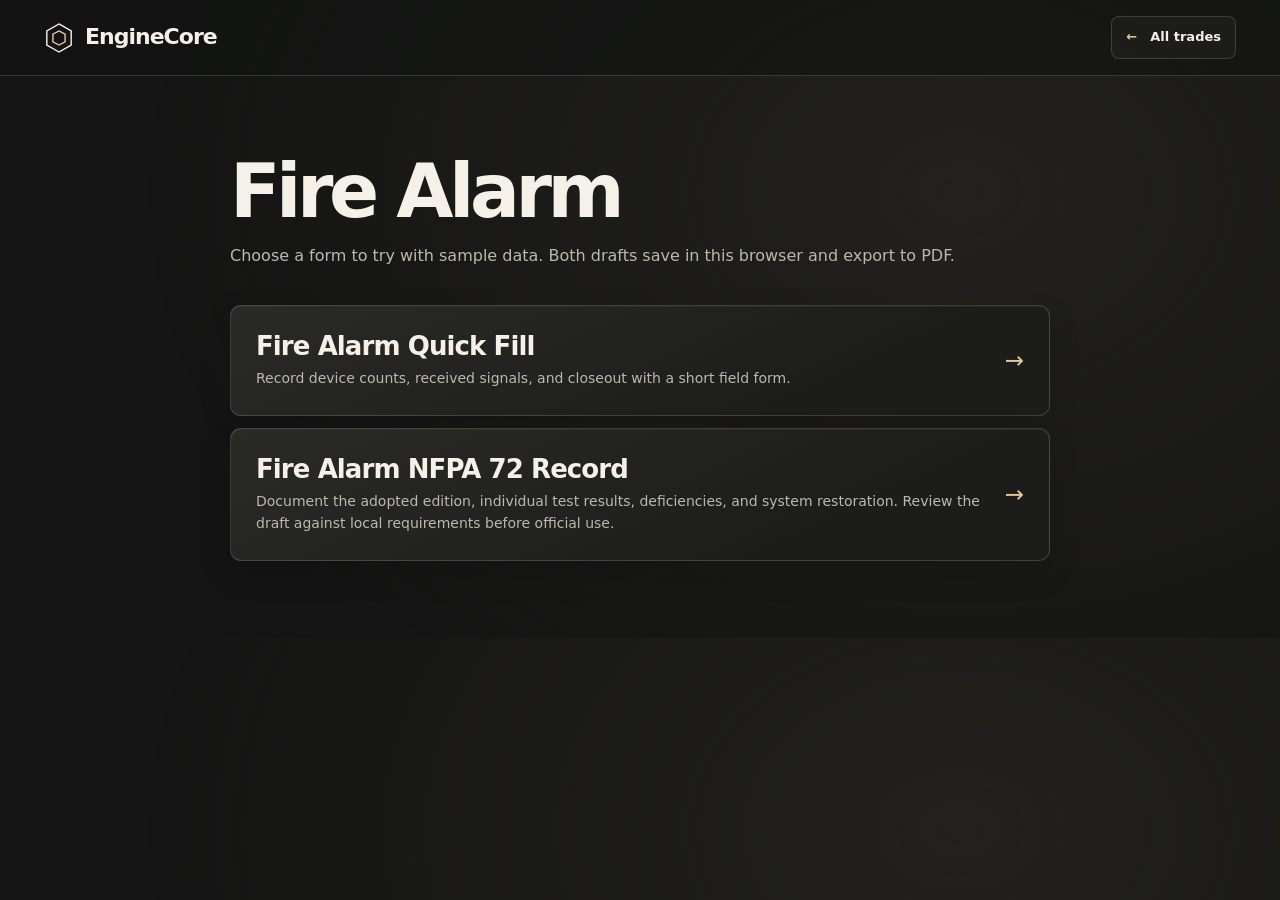
<file: fire-alarm.html>
<!doctype html>
<html lang="en">
<head>
  <meta charset="utf-8">
  <meta name="viewport" content="width=device-width, initial-scale=1">
  <meta name="theme-color" content="#131413">
  <meta name="description" content="Open EngineCore's Fire Alarm Quick Fill or NFPA 72 inspection and testing draft.">
  <link rel="canonical" href="https://enginecore.org/fire-alarm.html">
  <title>Fire Alarm | EngineCore</title>
  <link rel="stylesheet" href="/homepage.css?v=20261113-specialty-navigation">
  <link rel="stylesheet" href="/specialty.css">
</head>
<body>
  <a class="skip" href="#main">Skip to content</a>
  <header class="site-header">
    <div class="shell header-row">
      <a class="brand" href="/" aria-label="EngineCore home">
        <svg viewBox="0 0 32 34" fill="none" aria-hidden="true"><path d="M16 2 29 9.5v15L16 32 3 24.5v-15L16 2Z" stroke="currentColor" stroke-width="1.5"/><path d="M16 9.5 22.5 13v8L16 24.5 9.5 21v-8L16 9.5Z" stroke="#e6c8a0" stroke-width="1.5"/></svg>
        <span>EngineCore</span>
      </a>
      <a class="header-login" href="/#services"><span aria-hidden="true">←</span> All trades</a>
    </div>
  </header>
  <main id="main" class="shell specialty">
    <h1>Fire Alarm</h1>
    <p class="specialty-note">Choose a form to try with sample data. Both drafts save in this browser and export to PDF.</p>
    <div class="specialty-forms">
      <a class="trade-card specialty-card" href="/field-forms.html?form=alarm-quick">
        <div class="card-copy">
          <h2>Fire Alarm Quick Fill</h2>
          <p>Record device counts, received signals, and closeout with a short field form.</p>
        </div>
        <span class="card-arrow" aria-hidden="true">→</span>
      </a>
      <a class="trade-card specialty-card" href="/field-forms.html?form=alarm-nfpa">
        <div class="card-copy">
          <h2>Fire Alarm NFPA 72 Record</h2>
          <p>Document the adopted edition, individual test results, deficiencies, and system restoration. Review the draft against local requirements before official use.</p>
        </div>
        <span class="card-arrow" aria-hidden="true">→</span>
      </a>
    </div>
  </main>
</body>
</html>
</file>
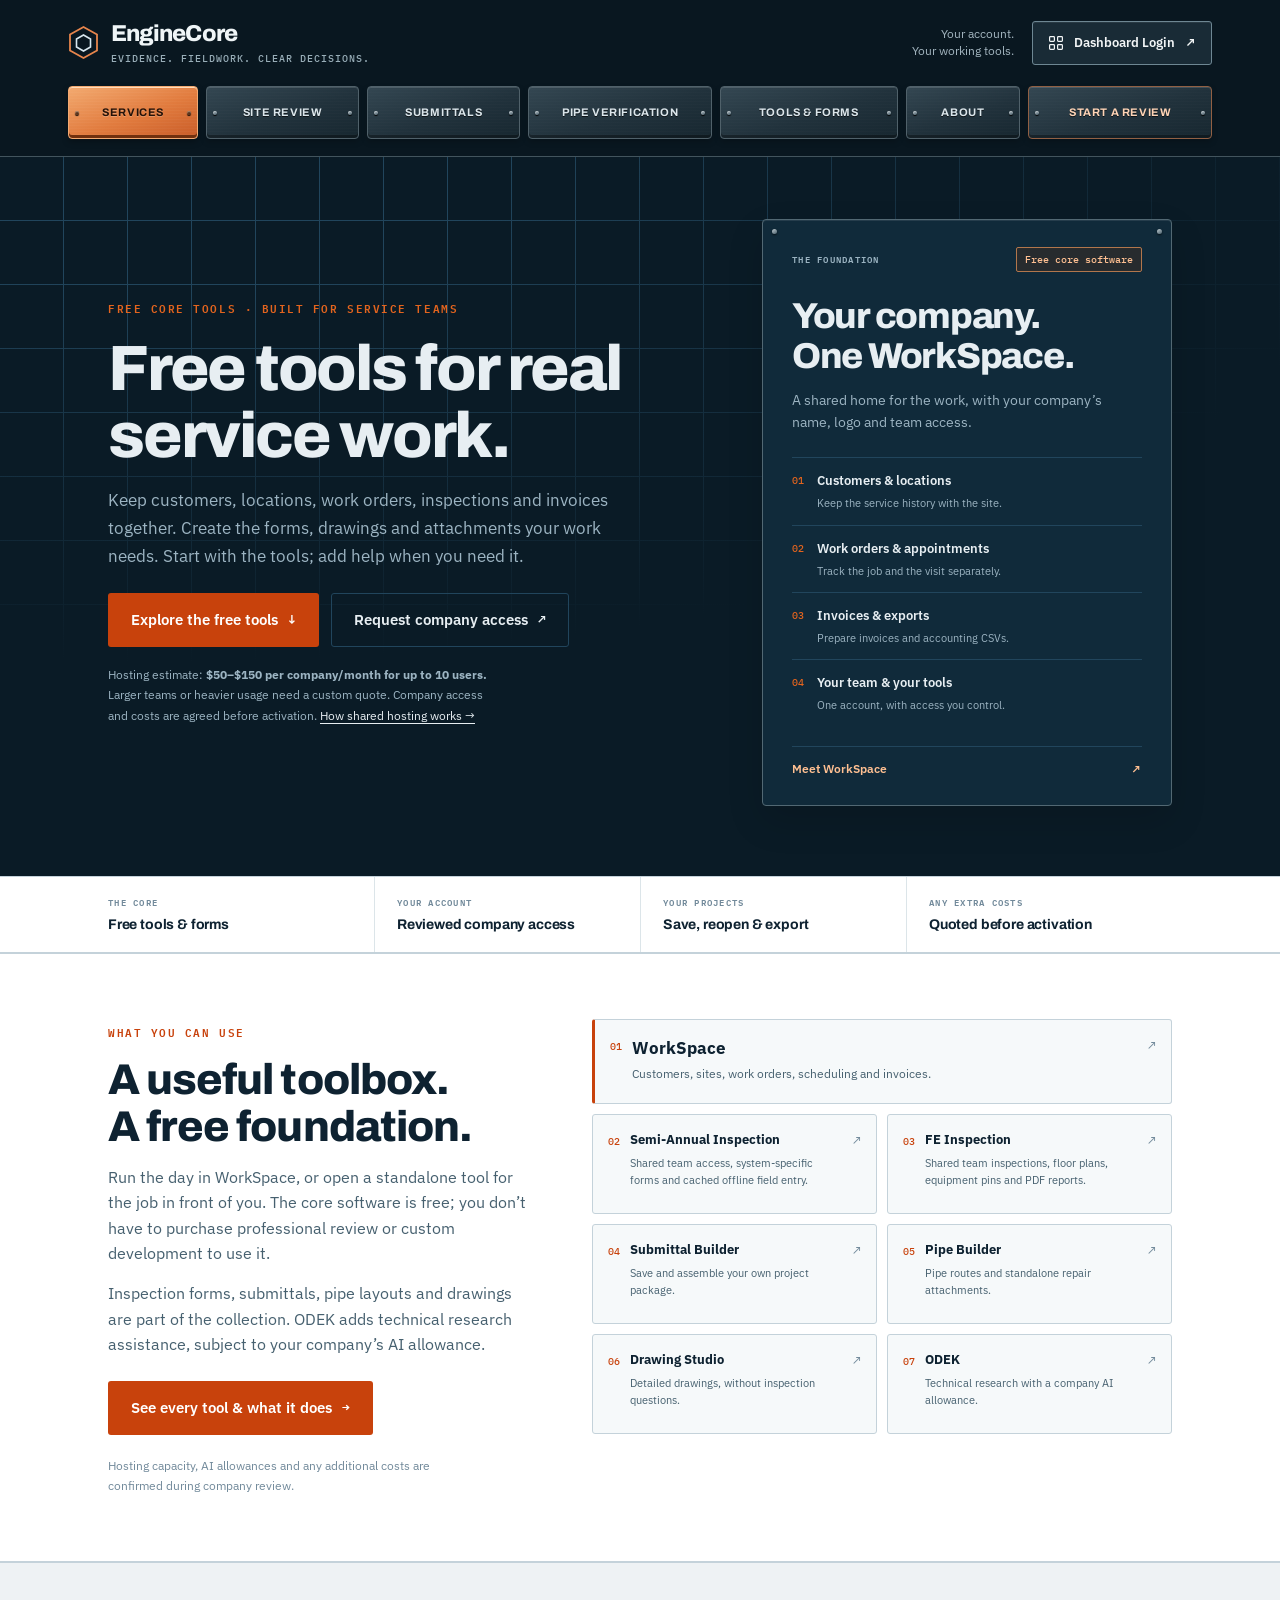
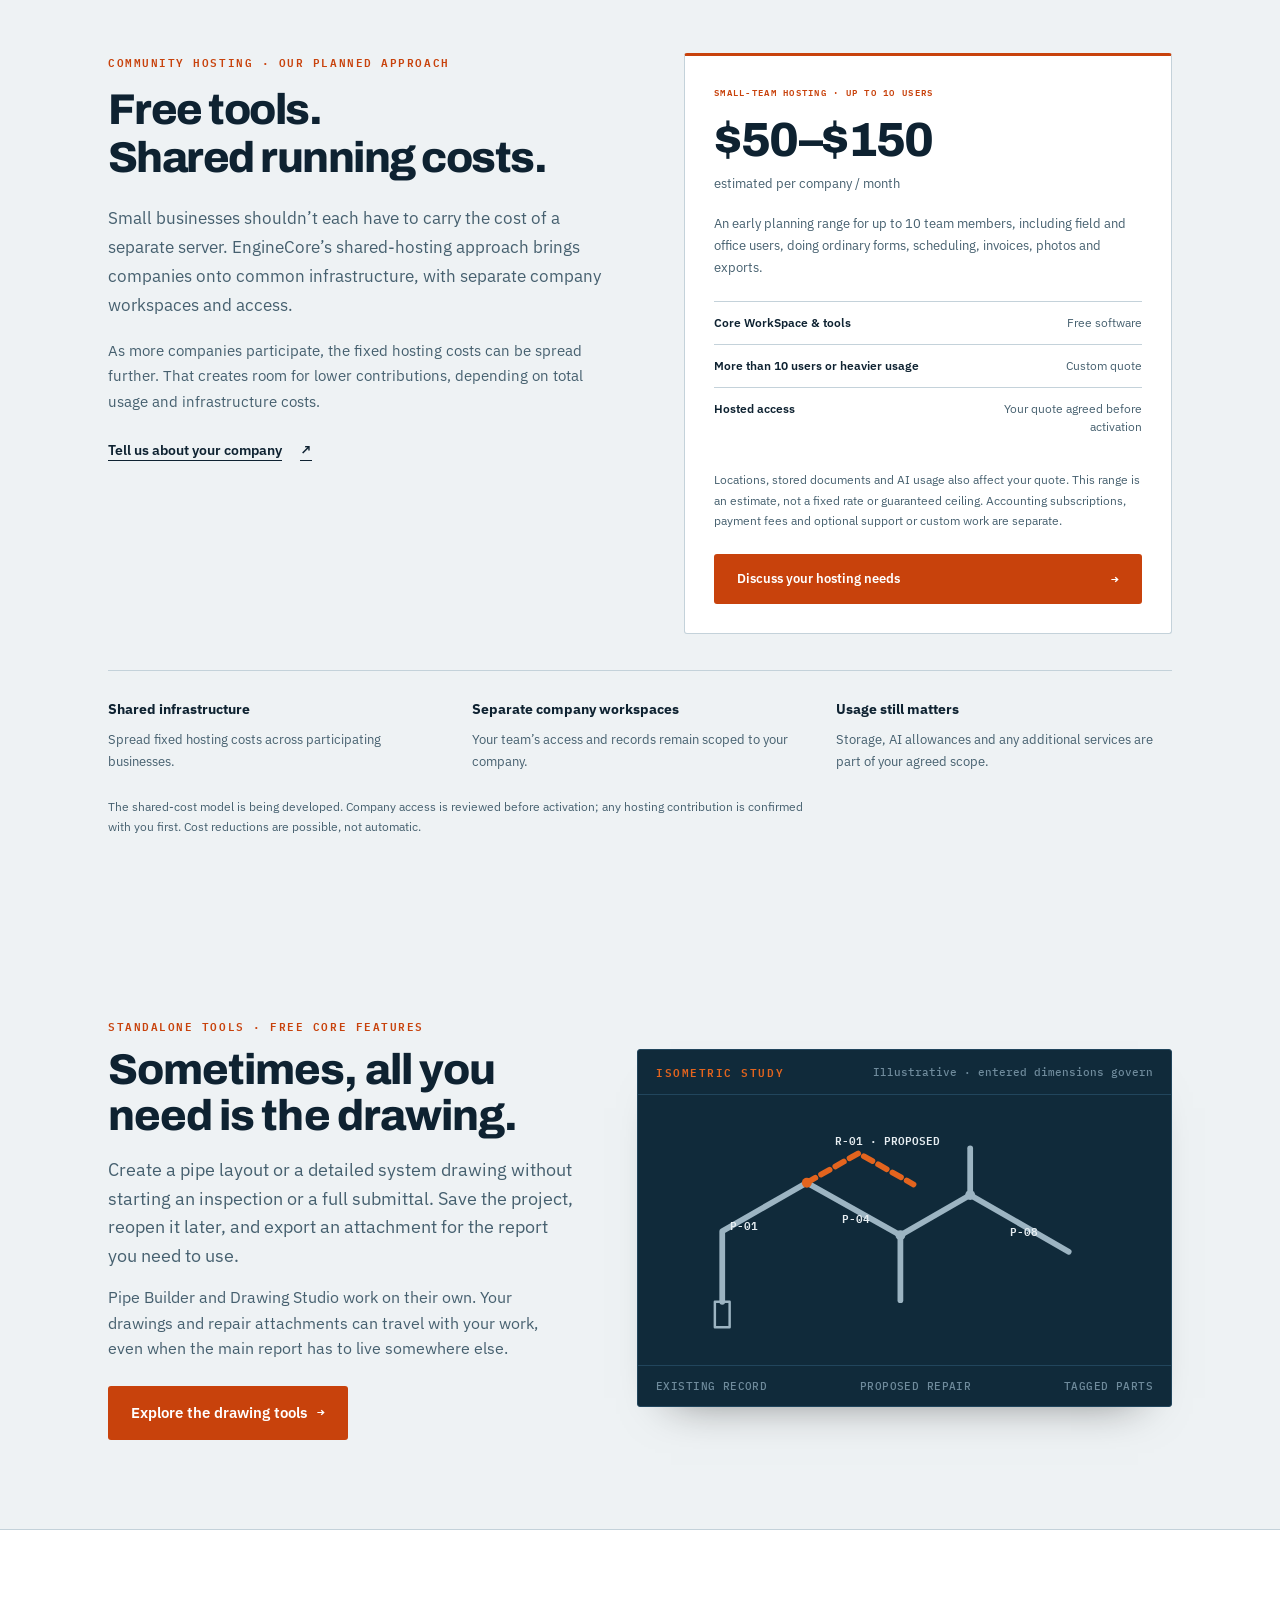
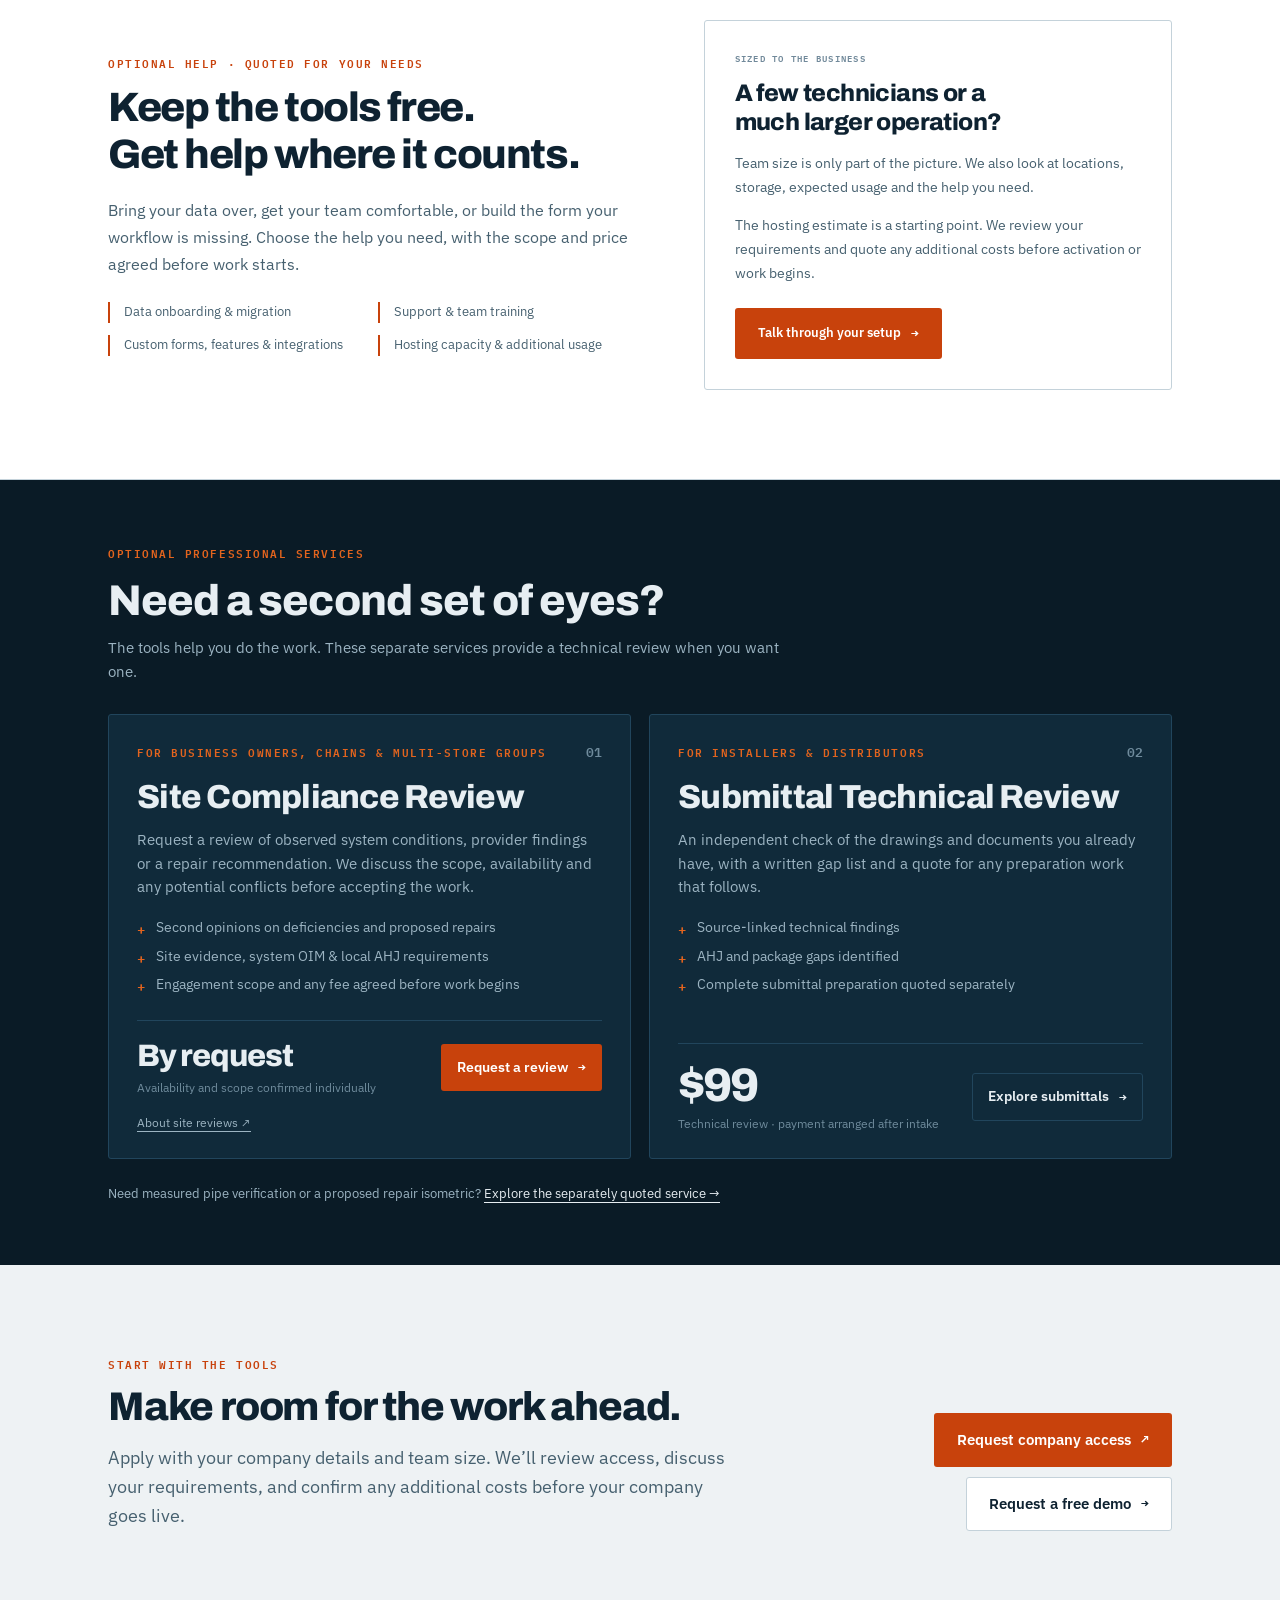
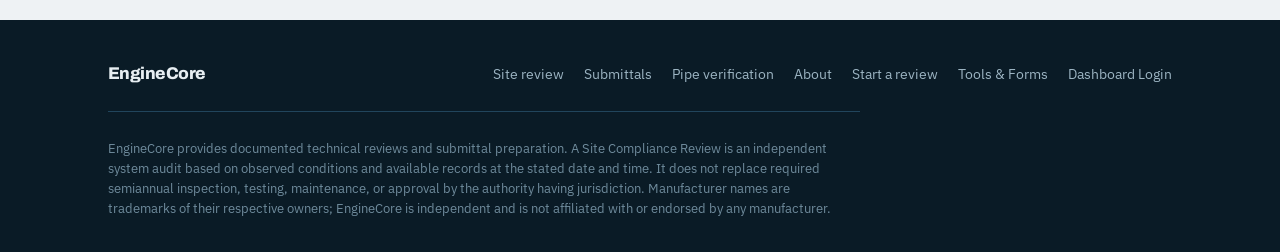
<file: fire-protection.html>
<!doctype html>
<html lang="en">
<head>
  <meta charset="utf-8">
  <meta name="viewport" content="width=device-width, initial-scale=1">
  <meta name="referrer" content="no-referrer">
  <meta name="description" content="Free WorkSpace and field-service tools for customers, locations, work orders, inspections, invoices and drawings. Reviewed company access, with optional hosting, support and custom work quoted first.">
  <link rel="canonical" href="https://enginecore.org/fire-protection.html">
  <title>EngineCore | Free WorkSpace, Service Tools &amp; Forms</title>
  <link rel="preconnect" href="https://fonts.googleapis.com">
  <link rel="preconnect" href="https://fonts.gstatic.com" crossorigin>
  <link rel="stylesheet" href="https://fonts.googleapis.com/css2?family=Archivo:wght@600;700;800&amp;family=IBM+Plex+Mono:wght@400;500;600&amp;family=IBM+Plex+Sans:wght@400;500;600&amp;display=swap">
  <link rel="stylesheet" href="/site.css">
  <link rel="stylesheet" href="/portal.css?v=20261024-community-hosting">
</head>
<body class="free-home">
  <a class="skip-link" href="#main">Skip to content</a>
    <header class="ec-header">
    <div class="ec-shell">
      <div class="ec-masthead">
        <a class="ec-brand" href="/" aria-label="EngineCore home"><svg viewBox="0 0 31 35" aria-hidden="true"><path d="M15.5 2 29 9.5v16L15.5 33 2 25.5v-16z" fill="none" stroke="#e7854c" stroke-width="1.8"/><path d="m15.5 10 7 4v8l-7 4-7-4v-8z" fill="none" stroke="#d8e7ef" stroke-width="1.6"/></svg><span>EngineCore<small>Evidence. Fieldwork. Clear decisions.</small></span></a>
        <div class="ec-account"><span class="ec-account-note">Your account.<br>Your working tools.</span><a class="ec-login" href="https://workspace.enginecore.org/portal"><svg viewBox="0 0 20 20" fill="none" stroke="currentColor" stroke-width="1.5" aria-hidden="true"><rect x="2" y="2" width="6" height="6" rx="1"/><rect x="12" y="2" width="6" height="6" rx="1"/><rect x="2" y="12" width="6" height="6" rx="1"/><rect x="12" y="12" width="6" height="6" rx="1"/></svg>Dashboard Login <span aria-hidden="true">↗</span></a></div>
      </div>
      <nav class="ec-nav" aria-label="Main navigation">
        <a aria-current="page" href="#services">Services</a>
        <a href="/site-compliance-review.html">Site Review</a>
        <a href="/submittal-preparation.html">Submittals</a>
        <a href="/pipe-verification.html">Pipe Verification</a>
        <a href="/tools-and-forms.html">Tools &amp; Forms</a>
        <a href="/about-enginecore.html">About</a>
        <a class="ec-review-link" href="/review.html">Start a Review</a>
      </nav>
    </div>
  </header>

  <main id="main">
    <section class="hero home-hero" id="top">
      <div class="shell home-hero-in free-hero-grid">
        <div class="home-intro">
          <span class="tag hero-eyebrow">Free core tools · Built for service teams</span>
          <h1>Free tools for real service work.</h1>
          <p class="hero-sub">Keep customers, locations, work orders, inspections and invoices together. Create the forms, drawings and attachments your work needs. Start with the tools; add help when you need it.</p>
          <div class="hero-cta"><a class="btn btn-flame" href="#free-tools">Explore the free tools <span class="arw" aria-hidden="true">↓</span></a><a class="btn btn-ghost-band" href="https://workspace.enginecore.org/companies/apply">Request company access <span class="arw" aria-hidden="true">↗</span></a></div>
          <p class="hero-note">Hosting estimate: <strong>$50–$150 per company/month for up to 10 users.</strong> Larger teams or heavier usage need a custom quote. Company access and costs are agreed before activation. <a href="#community-hosting">How shared hosting works →</a></p>
        </div>
        <aside class="free-workspace-plate" aria-labelledby="workspace-plate-title">
          <div class="free-plate-top"><span class="tag">The foundation</span><span class="free-label">Free core software</span></div>
          <h2 id="workspace-plate-title">Your company.<br>One WorkSpace.</h2>
          <p>A shared home for the work, with your company’s name, logo and team access.</p>
          <ul class="free-workspace-features"><li><span>01</span><div><strong>Customers &amp; locations</strong><small>Keep the service history with the site.</small></div></li><li><span>02</span><div><strong>Work orders &amp; appointments</strong><small>Track the job and the visit separately.</small></div></li><li><span>03</span><div><strong>Invoices &amp; exports</strong><small>Prepare invoices and accounting CSVs.</small></div></li><li><span>04</span><div><strong>Your team &amp; your tools</strong><small>One account, with access you control.</small></div></li></ul>
          <a href="/tools-and-forms.html#workspace">Meet WorkSpace <span aria-hidden="true">↗</span></a>
        </aside>
      </div>
    </section>

    <section class="titleblock" aria-label="How access works"><div class="shell tb-grid">
      <div class="tb-cell"><span class="tag">The core</span><div class="val">Free tools &amp; forms</div></div>
      <div class="tb-cell"><span class="tag">Your account</span><div class="val">Reviewed company access</div></div>
      <div class="tb-cell"><span class="tag">Your projects</span><div class="val">Save, reopen &amp; export</div></div>
      <div class="tb-cell"><span class="tag">Any extra costs</span><div class="val">Quoted before activation</div></div>
    </div></section>

    <section class="ec-tool-entry free-tool-entry" id="free-tools" aria-labelledby="tool-entry-heading"><div class="shell ec-tool-entry-in">
      <div><span class="tag">What you can use</span><h2 id="tool-entry-heading">A useful toolbox.<br>A free foundation.</h2><p>Run the day in WorkSpace, or open a standalone tool for the job in front of you. The core software is free; you don’t have to purchase professional review or custom development to use it.</p><p>Inspection forms, submittals, pipe layouts and drawings are part of the collection. ODEK adds technical research assistance, subject to your company’s AI allowance.</p><a class="btn btn-flame" href="/tools-and-forms.html">See every tool &amp; what it does <span class="arw" aria-hidden="true">→</span></a><p class="free-access-note">Hosting capacity, AI allowances and any additional costs are confirmed during company review.</p></div>
      <div class="ec-tool-list free-tool-list" aria-label="Explore the free core tools">
        <a class="free-workspace-link" href="/tools-and-forms.html#workspace"><span>01</span><div><strong>WorkSpace</strong><small>Customers, sites, work orders, scheduling and invoices.</small></div><b aria-hidden="true">↗</b></a>
        <a href="/tools-and-forms.html#semiannual"><span>02</span><div><strong>Semi-Annual Inspection</strong><small>Shared team access, system-specific forms and cached offline field entry.</small></div><b aria-hidden="true">↗</b></a>
        <a href="/tools-and-forms.html#fe-inspection"><span>03</span><div><strong>FE Inspection</strong><small>Shared team inspections, floor plans, equipment pins and PDF reports.</small></div><b aria-hidden="true">↗</b></a>
        <a href="/tools-and-forms.html#submittal-builder"><span>04</span><div><strong>Submittal Builder</strong><small>Save and assemble your own project package.</small></div><b aria-hidden="true">↗</b></a>
        <a href="/tools-and-forms.html#pipe-builder"><span>05</span><div><strong>Pipe Builder</strong><small>Pipe routes and standalone repair attachments.</small></div><b aria-hidden="true">↗</b></a>
        <a href="/tools-and-forms.html#drawing-studio"><span>06</span><div><strong>Drawing Studio</strong><small>Detailed drawings, without inspection questions.</small></div><b aria-hidden="true">↗</b></a>
        <a href="/tools-and-forms.html#odek"><span>07</span><div><strong>ODEK</strong><small>Technical research with a company AI allowance.</small></div><b aria-hidden="true">↗</b></a>
      </div>
    </div></section>

    <section class="sec community-hosting" id="community-hosting" aria-labelledby="community-hosting-heading"><div class="shell">
      <div class="community-hosting-grid">
        <div class="community-hosting-intro"><span class="tag">Community hosting · Our planned approach</span><h2 id="community-hosting-heading">Free tools.<br>Shared running costs.</h2><p class="lede">Small businesses shouldn’t each have to carry the cost of a separate server. EngineCore’s shared-hosting approach brings companies onto common infrastructure, with separate company workspaces and access.</p><p>As more companies participate, the fixed hosting costs can be spread further. That creates room for lower contributions, depending on total usage and infrastructure costs.</p><a class="community-hosting-link" href="https://workspace.enginecore.org/companies/apply">Tell us about your company <span aria-hidden="true">↗</span></a></div>
        <aside class="community-estimate" aria-labelledby="community-estimate-heading"><span class="tag" id="community-estimate-heading">Small-team hosting · Up to 10 users</span><p class="community-estimate-amount">$50–$150 <span>estimated per company / month</span></p><p class="community-estimate-scope">An early planning range for up to 10 team members, including field and office users, doing ordinary forms, scheduling, invoices, photos and exports.</p><dl class="community-estimate-details"><div><dt>Core WorkSpace &amp; tools</dt><dd>Free software</dd></div><div><dt>More than 10 users or heavier usage</dt><dd>Custom quote</dd></div><div><dt>Hosted access</dt><dd>Your quote agreed before activation</dd></div></dl><p class="community-estimate-note">Locations, stored documents and AI usage also affect your quote. This range is an estimate, not a fixed rate or guaranteed ceiling. Accounting subscriptions, payment fees and optional support or custom work are separate.</p><a class="btn btn-flame" href="/tools-and-forms.html#request-demo">Discuss your hosting needs <span class="arw" aria-hidden="true">→</span></a></aside>
      </div>
      <div class="community-principles"><div><strong>Shared infrastructure</strong><p>Spread fixed hosting costs across participating businesses.</p></div><div><strong>Separate company workspaces</strong><p>Your team’s access and records remain scoped to your company.</p></div><div><strong>Usage still matters</strong><p>Storage, AI allowances and any additional services are part of your agreed scope.</p></div></div>
      <p class="community-model-note">The shared-cost model is being developed. Company access is reviewed before activation; any hosting contribution is confirmed with you first. Cost reductions are possible, not automatic.</p>
    </div></section>

    <section class="sec" id="standalone">
      <div class="shell pipe-feature">
        <div class="pipe-feature-copy">
          <span class="tag">Standalone tools · free core features</span>
          <h2>Sometimes, all you need is the drawing.</h2>
          <p class="lede">Create a pipe layout or a detailed system drawing without starting an inspection or a full submittal. Save the project, reopen it later, and export an attachment for the report you need to use.</p>
          <p>Pipe Builder and Drawing Studio work on their own. Your drawings and repair attachments can travel with your work, even when the main report has to live somewhere else.</p>
          <a class="btn btn-flame" href="/tools-and-forms.html#pipe-builder">Explore the drawing tools <span class="arw" aria-hidden="true">→</span></a>
        </div>
        <a class="pipe-feature-visual" href="/tools-and-forms.html#pipe-builder" aria-label="Explore the standalone Pipe Builder">
          <div class="pipe-visual-head"><span class="tag">Isometric study</span><span>Illustrative · entered dimensions govern</span></div>
          <svg viewBox="0 0 620 320" role="img" aria-label="Illustrative tagged pipe network with a separate proposed repair section">
            <g fill="none" stroke-linecap="round" stroke-linejoin="round">
              <path d="M88 247 L88 161 L191 102 L305 166 L390 117 L510 186" stroke="#9cb4c2" stroke-width="7"/>
              <path d="M305 166 L305 245" stroke="#9cb4c2" stroke-width="7"/>
              <path d="M390 117 L390 60" stroke="#9cb4c2" stroke-width="7"/>
              <path d="M191 102 L254 66 L321 104" stroke="#e3641e" stroke-width="7" stroke-dasharray="12 8"/>
              <path d="M79 247 h18 v31 h-18z" stroke="#9cb4c2" stroke-width="3"/>
            </g>
            <g class="pipe-visual-tags"><text x="97" y="159">P-01</text><text x="234" y="151">P-04</text><text x="438" y="167">P-08</text><text x="225" y="56">R-01 · PROPOSED</text></g>
            <circle cx="191" cy="102" r="6" fill="#e3641e"/><circle cx="305" cy="166" r="6" fill="#9cb4c2"/><circle cx="390" cy="117" r="6" fill="#9cb4c2"/>
          </svg>
          <div class="pipe-visual-foot"><span>Existing record</span><span>Proposed repair</span><span>Tagged parts</span></div>
        </a>
      </div>
    </section>

    <section class="sec sec-alt free-extras" id="additional-help" aria-labelledby="extras-heading"><div class="shell free-extras-grid">
      <div><span class="tag">Optional help · Quoted for your needs</span><h2 id="extras-heading">Keep the tools free.<br>Get help where it counts.</h2><p class="lede">Bring your data over, get your team comfortable, or build the form your workflow is missing. Choose the help you need, with the scope and price agreed before work starts.</p><ul class="free-extras-list"><li>Data onboarding &amp; migration</li><li>Support &amp; team training</li><li>Custom forms, features &amp; integrations</li><li>Hosting capacity &amp; additional usage</li></ul></div>
      <aside class="free-scope-note"><span class="tag">Sized to the business</span><h3>A few technicians or a much larger operation?</h3><p>Team size is only part of the picture. We also look at locations, storage, expected usage and the help you need.</p><p>The hosting estimate is a starting point. We review your requirements and quote any additional costs before activation or work begins.</p><a class="btn btn-flame" href="/tools-and-forms.html#request-demo">Talk through your setup <span class="arw" aria-hidden="true">→</span></a></aside>
    </div></section>

    <section class="home-review-services" id="services" aria-labelledby="services-heading"><div class="shell">
      <div class="free-services-heading"><span class="tag">Optional professional services</span><h2 id="services-heading">Need a second set of eyes?</h2><p>The tools help you do the work. These separate services provide a technical review when you want one.</p></div>
      <div class="service-grid">
        <article class="service-card service-card-primary">
          <div class="service-card-top"><span class="tag">For business owners, chains &amp; multi-store groups</span><span class="service-number">01</span></div>
          <h2>Site Compliance Review</h2>
          <p class="service-card-copy">Request a review of observed system conditions, provider findings or a repair recommendation. We discuss the scope, availability and any potential conflicts before accepting the work.</p>
          <ul class="service-points"><li>Second opinions on deficiencies and proposed repairs</li><li>Site evidence, system OIM &amp; local AHJ requirements</li><li>Engagement scope and any fee agreed before work begins</li></ul>
          <div class="service-card-bottom"><div><strong class="request-price">By request</strong><span>Availability and scope confirmed individually</span></div><a class="btn btn-flame" href="/review.html?service=site-compliance">Request a review <span class="arw" aria-hidden="true">→</span></a></div>
          <a class="service-details-link" href="/site-compliance-review.html">About site reviews <span aria-hidden="true">↗</span></a>
        </article>
        <article class="service-card">
          <div class="service-card-top"><span class="tag">For installers &amp; distributors</span><span class="service-number">02</span></div>
          <h2>Submittal Technical Review</h2>
          <p class="service-card-copy">An independent check of the drawings and documents you already have, with a written gap list and a quote for any preparation work that follows.</p>
          <ul class="service-points"><li>Source-linked technical findings</li><li>AHJ and package gaps identified</li><li>Complete submittal preparation quoted separately</li></ul>
          <div class="service-card-bottom"><div><strong>$99</strong><span>Technical review · payment arranged after intake</span></div><a class="btn btn-ghost-band" href="/submittal-preparation.html">Explore submittals <span class="arw" aria-hidden="true">→</span></a></div>
        </article>
      </div>
      <p class="free-service-note">Need measured pipe verification or a proposed repair isometric? <a href="/pipe-verification.html">Explore the separately quoted service →</a></p>
    </div></section>

    <section class="sec home-cta" id="intake"><div class="shell home-cta-in"><div class="sec-head"><span class="tag">Start with the tools</span><h2>Make room for the work ahead.</h2><p class="lede">Apply with your company details and team size. We’ll review access, discuss your requirements, and confirm any additional costs before your company goes live.</p></div><div class="home-cta-actions"><a class="btn btn-flame" href="https://workspace.enginecore.org/companies/apply">Request company access <span class="arw" aria-hidden="true">↗</span></a><a class="btn" href="/tools-and-forms.html#request-demo">Request a free demo <span class="arw" aria-hidden="true">→</span></a></div></div></section>
  </main>

  <footer class="foot"><div class="shell foot-in"><a class="mark" href="/">EngineCore</a><nav class="foot-nav" aria-label="Footer navigation"><a href="/site-compliance-review.html">Site review</a><a href="/submittal-preparation.html">Submittals</a><a href="/pipe-verification.html">Pipe verification</a><a href="/about-enginecore.html">About</a><a href="/review.html">Start a review</a><a href="/tools-and-forms.html">Tools &amp; Forms</a><a href="https://workspace.enginecore.org/portal">Dashboard Login</a></nav><p class="foot-legal">EngineCore provides documented technical reviews and submittal preparation. A Site Compliance Review is an independent system audit based on observed conditions and available records at the stated date and time. It does not replace required semiannual inspection, testing, maintenance, or approval by the authority having jurisdiction. Manufacturer names are trademarks of their respective owners; EngineCore is independent and is not affiliated with or endorsed by any manufacturer.</p></div></footer>
</body>
</html>
</file>
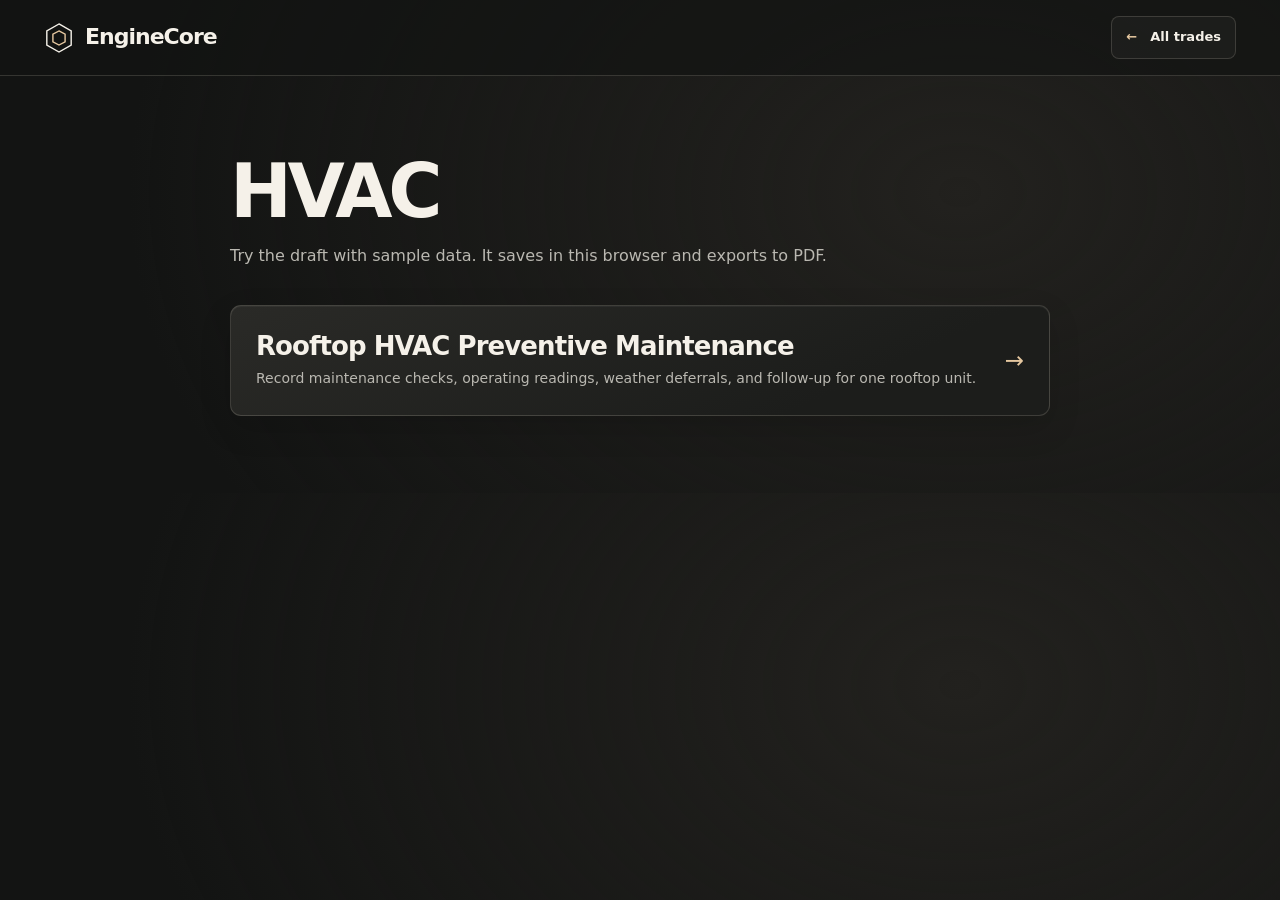
<file: hvac.html>
<!doctype html>
<html lang="en">
<head>
  <meta charset="utf-8">
  <meta name="viewport" content="width=device-width, initial-scale=1">
  <meta name="theme-color" content="#131413">
  <meta name="description" content="Open EngineCore's rooftop HVAC preventive maintenance form draft.">
  <link rel="canonical" href="https://enginecore.org/hvac.html">
  <title>HVAC | EngineCore</title>
  <link rel="stylesheet" href="/homepage.css?v=20261113-specialty-navigation">
  <link rel="stylesheet" href="/specialty.css">
</head>
<body>
  <a class="skip" href="#main">Skip to content</a>
  <header class="site-header">
    <div class="shell header-row">
      <a class="brand" href="/" aria-label="EngineCore home">
        <svg viewBox="0 0 32 34" fill="none" aria-hidden="true"><path d="M16 2 29 9.5v15L16 32 3 24.5v-15L16 2Z" stroke="currentColor" stroke-width="1.5"/><path d="M16 9.5 22.5 13v8L16 24.5 9.5 21v-8L16 9.5Z" stroke="#e6c8a0" stroke-width="1.5"/></svg>
        <span>EngineCore</span>
      </a>
      <a class="header-login" href="/#services"><span aria-hidden="true">←</span> All trades</a>
    </div>
  </header>
  <main id="main" class="shell specialty">
    <h1>HVAC</h1>
    <p class="specialty-note">Try the draft with sample data. It saves in this browser and exports to PDF.</p>
    <div class="specialty-forms">
      <a class="trade-card specialty-card" href="/field-forms.html?form=hvac-pm">
        <div class="card-copy">
          <h2>Rooftop HVAC Preventive Maintenance</h2>
          <p>Record maintenance checks, operating readings, weather deferrals, and follow-up for one rooftop unit.</p>
        </div>
        <span class="card-arrow" aria-hidden="true">→</span>
      </a>
    </div>
  </main>
</body>
</html>
</file>
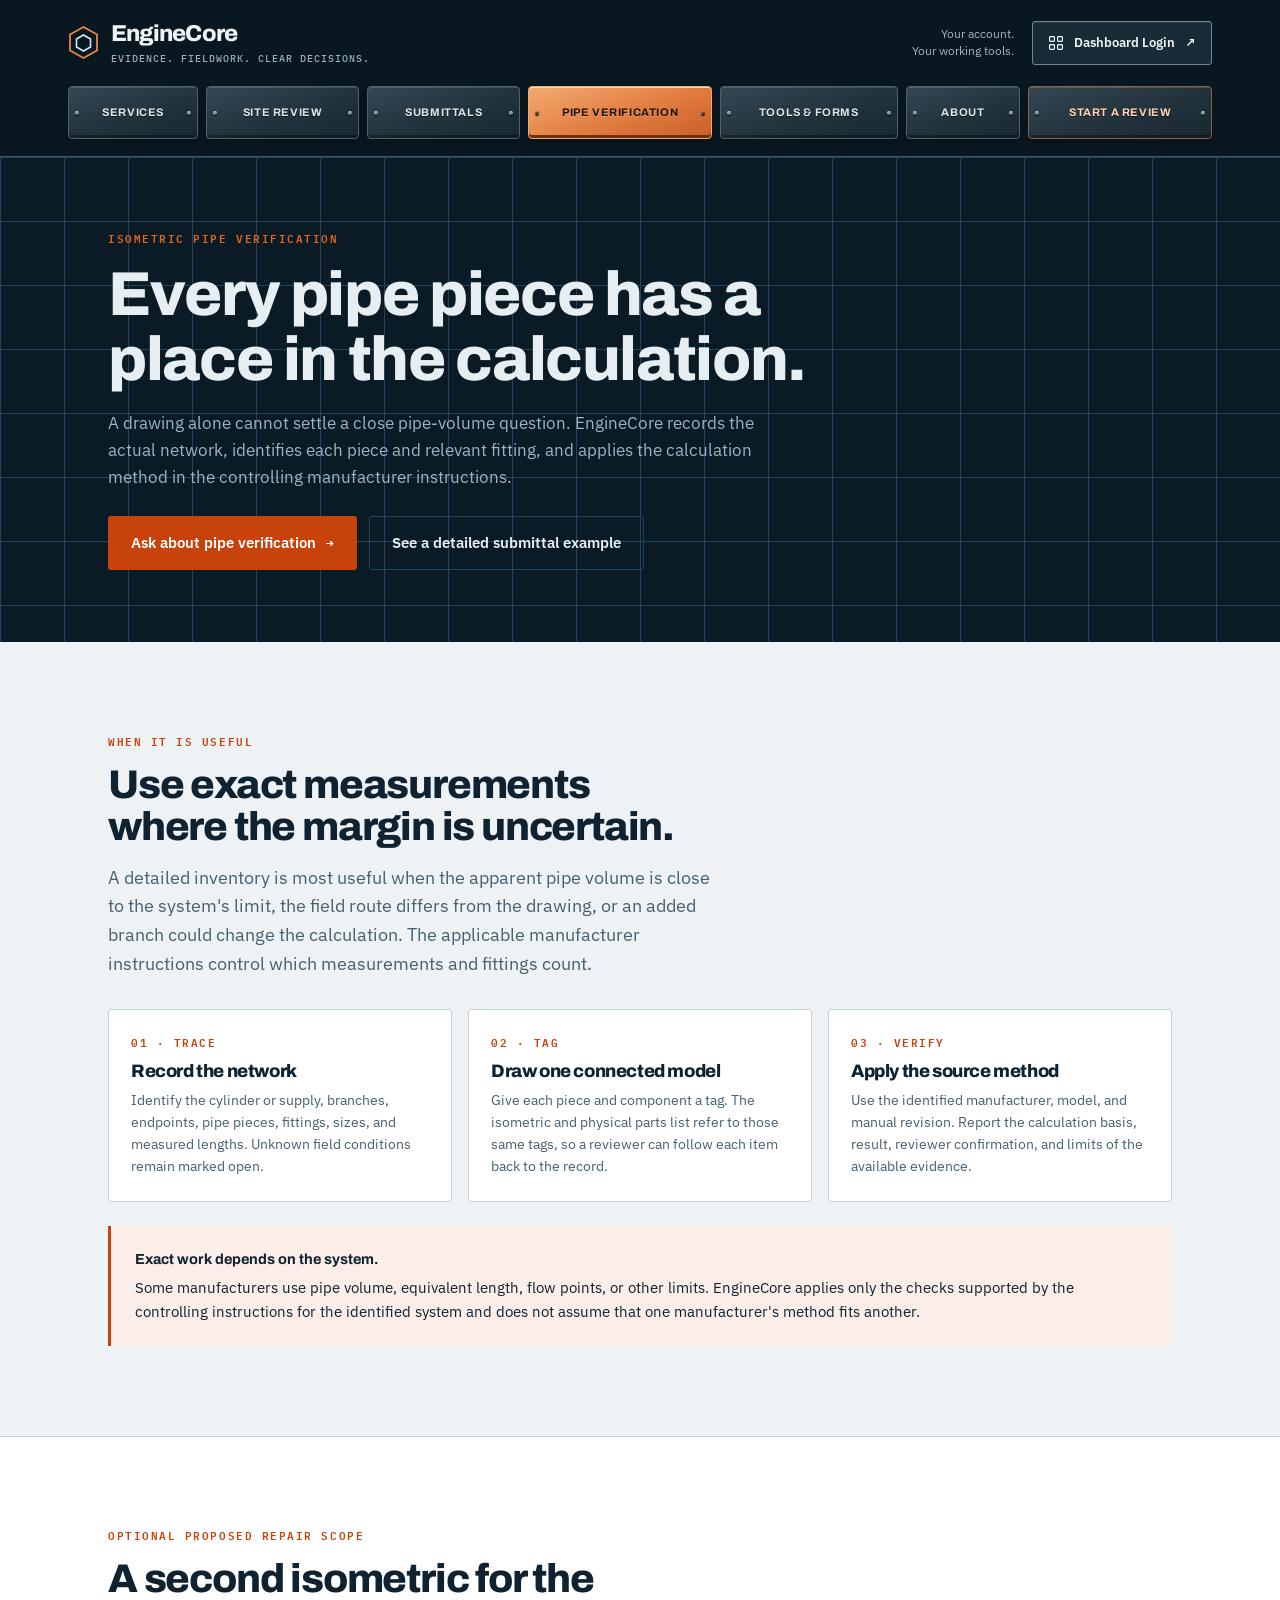
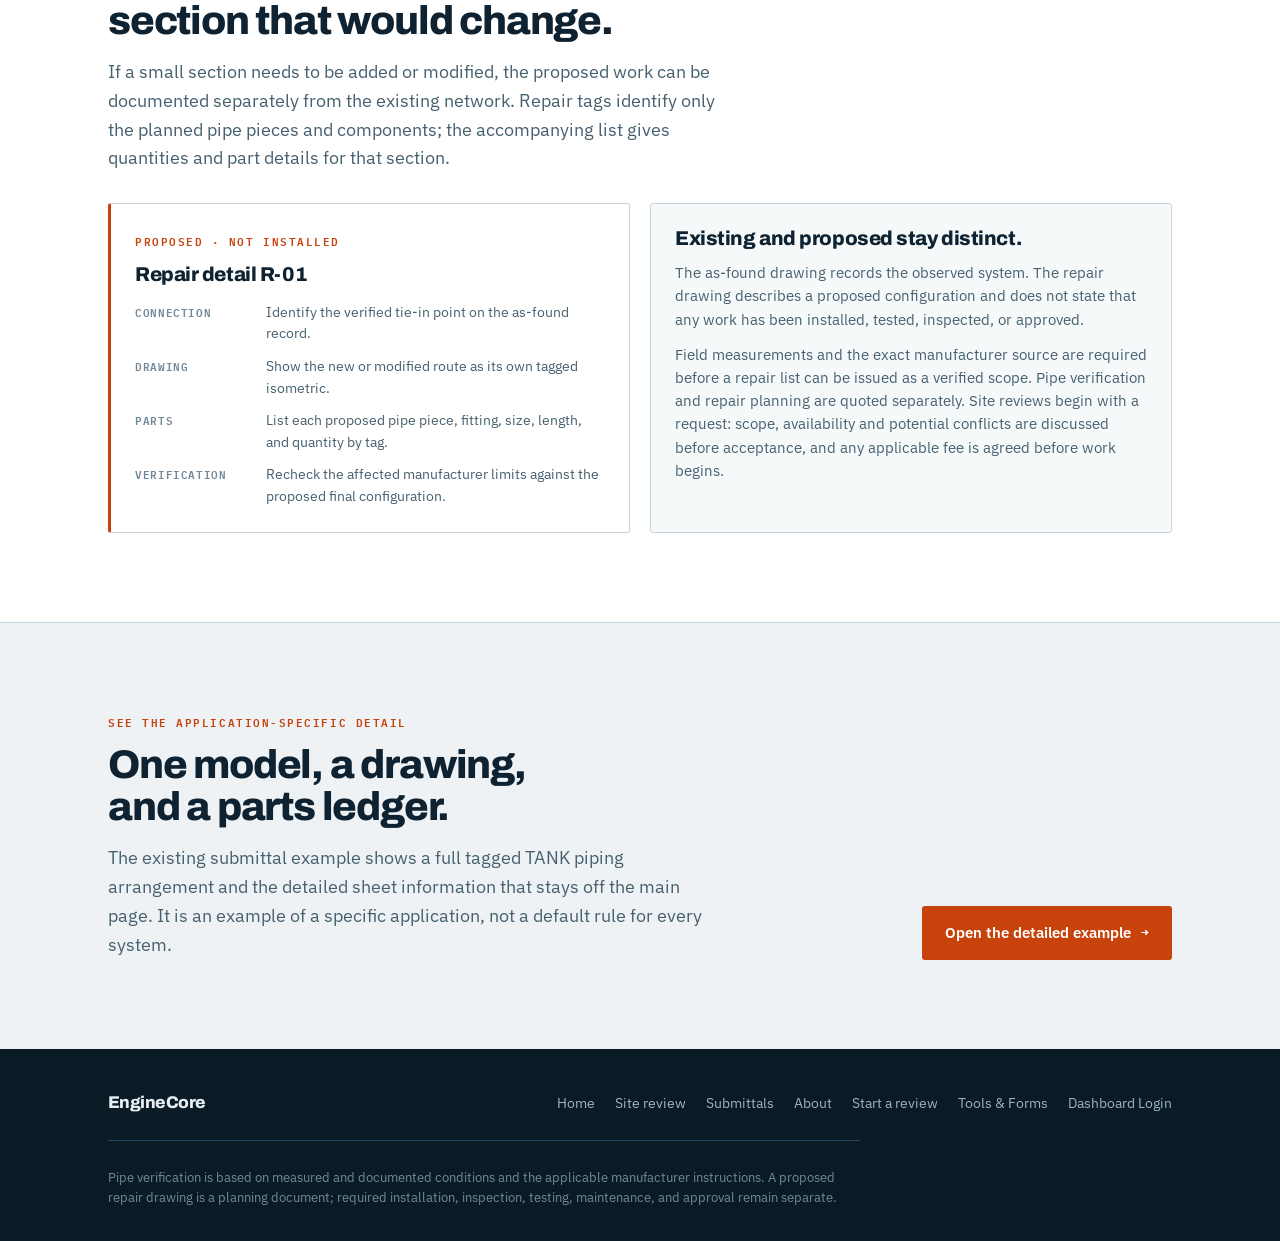
<file: pipe-verification.html>
<!doctype html>
<html lang="en">
<head>
  <meta charset="utf-8">
  <meta name="viewport" content="width=device-width, initial-scale=1">
  <meta name="referrer" content="no-referrer">
  <meta name="description" content="EngineCore's optional pipe verification records each installed pipe piece and relevant fitting, produces a tagged isometric and parts list, and applies the controlling manufacturer calculation method when exact verification is needed.">
  <link rel="canonical" href="https://enginecore.org/pipe-verification.html">
  <title>Isometric Pipe Verification | EngineCore</title>
  <link rel="preconnect" href="https://fonts.googleapis.com">
  <link rel="preconnect" href="https://fonts.gstatic.com" crossorigin>
  <link rel="stylesheet" href="https://fonts.googleapis.com/css2?family=Archivo:wght@600;700;800&amp;family=IBM+Plex+Mono:wght@400;500;600&amp;family=IBM+Plex+Sans:wght@400;500;600&amp;display=swap">
  <link rel="stylesheet" href="/site.css">
  <link rel="stylesheet" href="/portal.css?v=20261024-free-tools">
</head>
<body>
  <a class="skip-link" href="#main">Skip to content</a>
    <header class="ec-header">
    <div class="ec-shell">
      <div class="ec-masthead">
        <a class="ec-brand" href="/" aria-label="EngineCore home"><svg viewBox="0 0 31 35" aria-hidden="true"><path d="M15.5 2 29 9.5v16L15.5 33 2 25.5v-16z" fill="none" stroke="#e7854c" stroke-width="1.8"/><path d="m15.5 10 7 4v8l-7 4-7-4v-8z" fill="none" stroke="#d8e7ef" stroke-width="1.6"/></svg><span>EngineCore<small>Evidence. Fieldwork. Clear decisions.</small></span></a>
        <div class="ec-account"><span class="ec-account-note">Your account.<br>Your working tools.</span><a class="ec-login" href="https://workspace.enginecore.org/portal"><svg viewBox="0 0 20 20" fill="none" stroke="currentColor" stroke-width="1.5" aria-hidden="true"><rect x="2" y="2" width="6" height="6" rx="1"/><rect x="12" y="2" width="6" height="6" rx="1"/><rect x="2" y="12" width="6" height="6" rx="1"/><rect x="12" y="12" width="6" height="6" rx="1"/></svg>Dashboard Login <span aria-hidden="true">↗</span></a></div>
      </div>
      <nav class="ec-nav" aria-label="Main navigation">
        <a href="/#services">Services</a>
        <a href="/site-compliance-review.html">Site Review</a>
        <a href="/submittal-preparation.html">Submittals</a>
        <a aria-current="page" href="/pipe-verification.html">Pipe Verification</a>
        <a href="/tools-and-forms.html">Tools &amp; Forms</a>
        <a href="/about-enginecore.html">About</a>
        <a class="ec-review-link" href="/review.html">Start a Review</a>
      </nav>
    </div>
  </header>

  <main id="main">
    <section class="detail-hero"><div class="shell"><span class="tag">Isometric pipe verification</span><h1>Every pipe piece has a place in the calculation.</h1><p>A drawing alone cannot settle a close pipe-volume question. EngineCore records the actual network, identifies each piece and relevant fitting, and applies the calculation method in the controlling manufacturer instructions.</p><div class="hero-cta"><a class="btn btn-flame" href="/review.html?service=site-compliance">Ask about pipe verification <span class="arw" aria-hidden="true">→</span></a><a class="btn btn-ghost-band" href="/submittal-preparation.html#package">See a detailed submittal example</a></div></div></section>

    <section class="sec" id="method"><div class="shell"><div class="sec-head"><span class="tag">When it is useful</span><h2>Use exact measurements where the margin is uncertain.</h2><p class="lede">A detailed inventory is most useful when the apparent pipe volume is close to the system's limit, the field route differs from the drawing, or an added branch could change the calculation. The applicable manufacturer instructions control which measurements and fittings count.</p></div><div class="detail-grid"><div class="detail-panel"><span class="tag">01 · Trace</span><h3>Record the network</h3><p>Identify the cylinder or supply, branches, endpoints, pipe pieces, fittings, sizes, and measured lengths. Unknown field conditions remain marked open.</p></div><div class="detail-panel"><span class="tag">02 · Tag</span><h3>Draw one connected model</h3><p>Give each piece and component a tag. The isometric and physical parts list refer to those same tags, so a reviewer can follow each item back to the record.</p></div><div class="detail-panel"><span class="tag">03 · Verify</span><h3>Apply the source method</h3><p>Use the identified manufacturer, model, and manual revision. Report the calculation basis, result, reviewer confirmation, and limits of the available evidence.</p></div></div><div class="scope-note"><strong>Exact work depends on the system.</strong>Some manufacturers use pipe volume, equivalent length, flow points, or other limits. EngineCore applies only the checks supported by the controlling instructions for the identified system and does not assume that one manufacturer's method fits another.</div></div></section>

    <section class="sec sec-alt" id="repair"><div class="shell"><div class="sec-head"><span class="tag">Optional proposed repair scope</span><h2>A second isometric for the section that would change.</h2><p class="lede">If a small section needs to be added or modified, the proposed work can be documented separately from the existing network. Repair tags identify only the planned pipe pieces and components; the accompanying list gives quantities and part details for that section.</p></div><div class="finding-sample"><div class="finding-card" style="border-left-color:var(--flame)"><span class="tag" style="color:var(--flame)">Proposed · not installed</span><h3>Repair detail R-01</h3><dl><dt>Connection</dt><dd>Identify the verified tie-in point on the as-found record.</dd><dt>Drawing</dt><dd>Show the new or modified route as its own tagged isometric.</dd><dt>Parts</dt><dd>List each proposed pipe piece, fitting, size, length, and quantity by tag.</dd><dt>Verification</dt><dd>Recheck the affected manufacturer limits against the proposed final configuration.</dd></dl></div><div class="finding-aside"><h3>Existing and proposed stay distinct.</h3><p>The as-found drawing records the observed system. The repair drawing describes a proposed configuration and does not state that any work has been installed, tested, inspected, or approved.</p><p>Field measurements and the exact manufacturer source are required before a repair list can be issued as a verified scope. Pipe verification and repair planning are quoted separately. Site reviews begin with a request: scope, availability and potential conflicts are discussed before acceptance, and any applicable fee is agreed before work begins.</p></div></div></div></section>

    <section class="sec"><div class="shell home-cta-in"><div class="sec-head"><span class="tag">See the application-specific detail</span><h2>One model, a drawing, and a parts ledger.</h2><p class="lede">The existing submittal example shows a full tagged TANK piping arrangement and the detailed sheet information that stays off the main page. It is an example of a specific application, not a default rule for every system.</p></div><div class="home-cta-actions"><a class="btn btn-flame" href="/submittal-preparation.html#package">Open the detailed example <span class="arw" aria-hidden="true">→</span></a></div></div></section>
  </main>

  <footer class="foot"><div class="shell foot-in"><a class="mark" href="/">EngineCore</a><nav class="foot-nav" aria-label="Footer navigation"><a href="/">Home</a><a href="/site-compliance-review.html">Site review</a><a href="/submittal-preparation.html">Submittals</a><a href="/about-enginecore.html">About</a><a href="/review.html">Start a review</a><a href="/tools-and-forms.html">Tools &amp; Forms</a><a href="https://workspace.enginecore.org/portal">Dashboard Login</a></nav><p class="foot-legal">Pipe verification is based on measured and documented conditions and the applicable manufacturer instructions. A proposed repair drawing is a planning document; required installation, inspection, testing, maintenance, and approval remain separate.</p></div></footer>
</body>
</html>
</file>
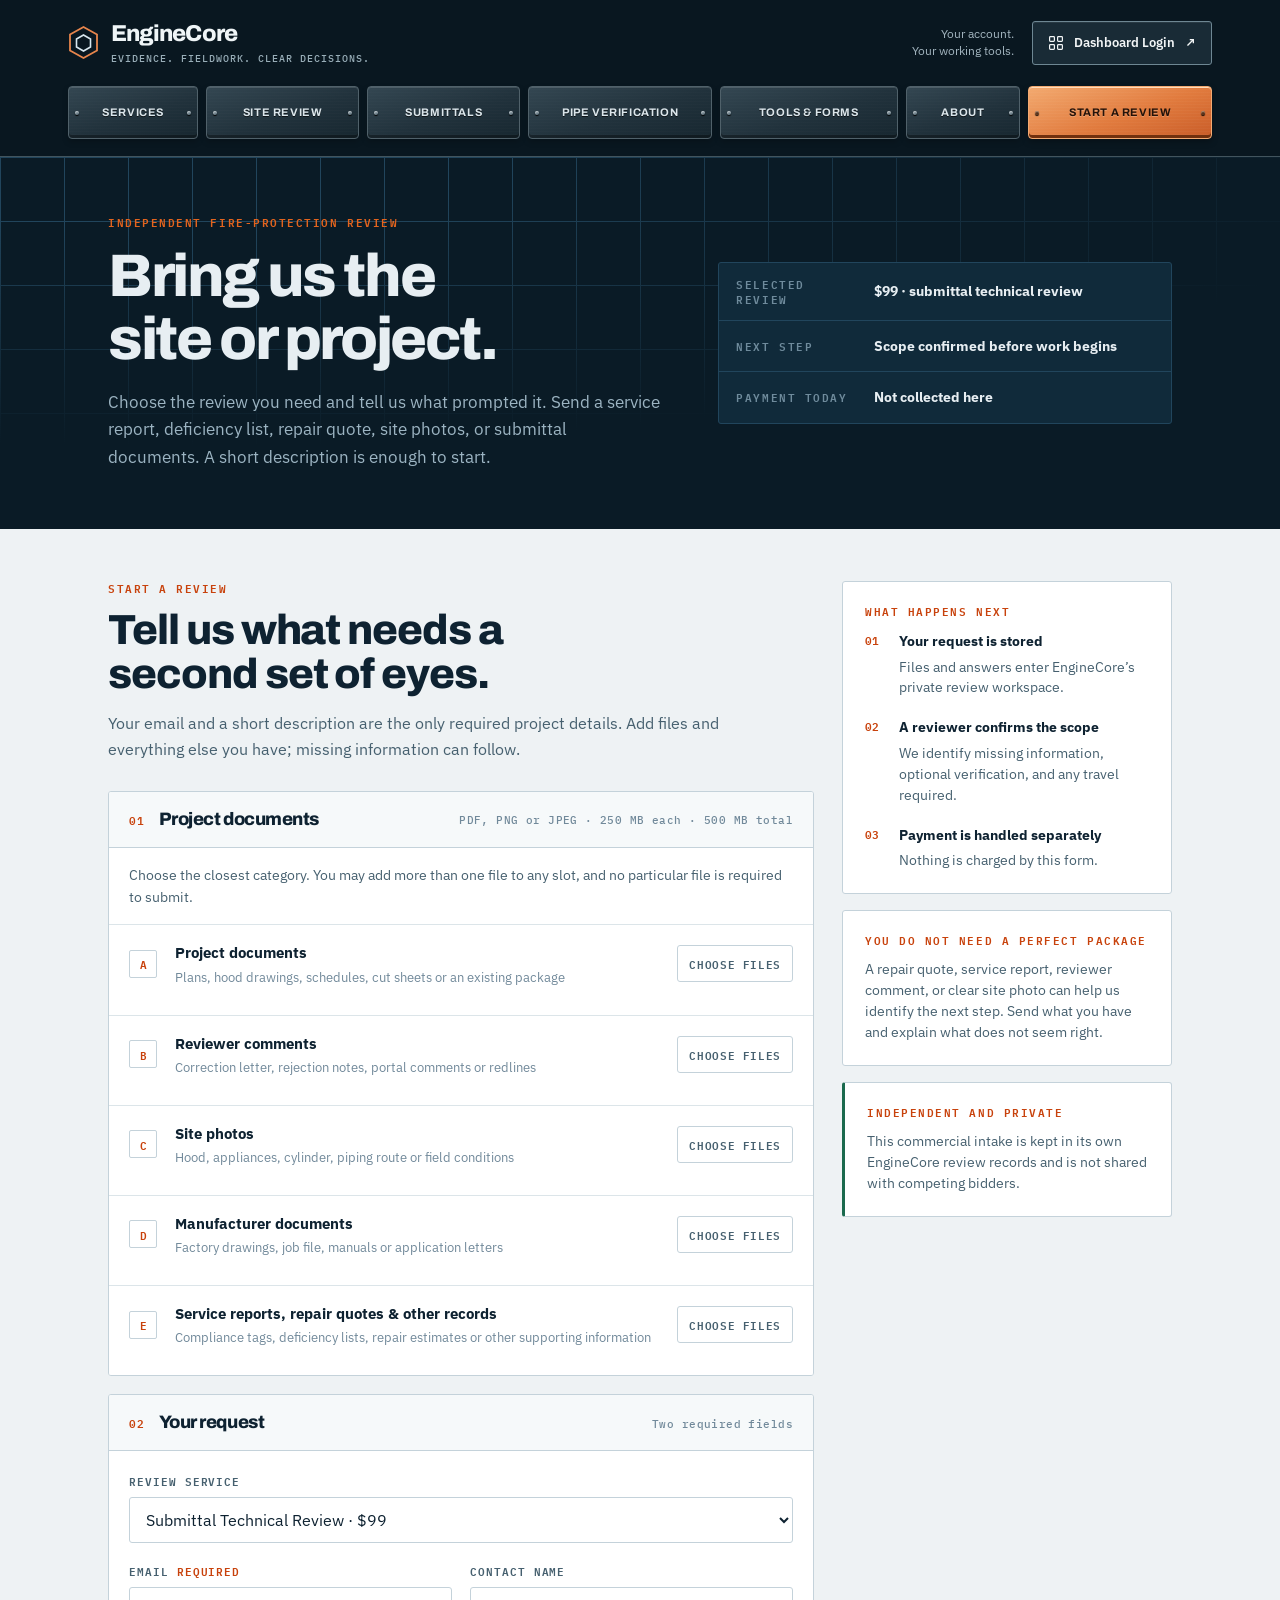
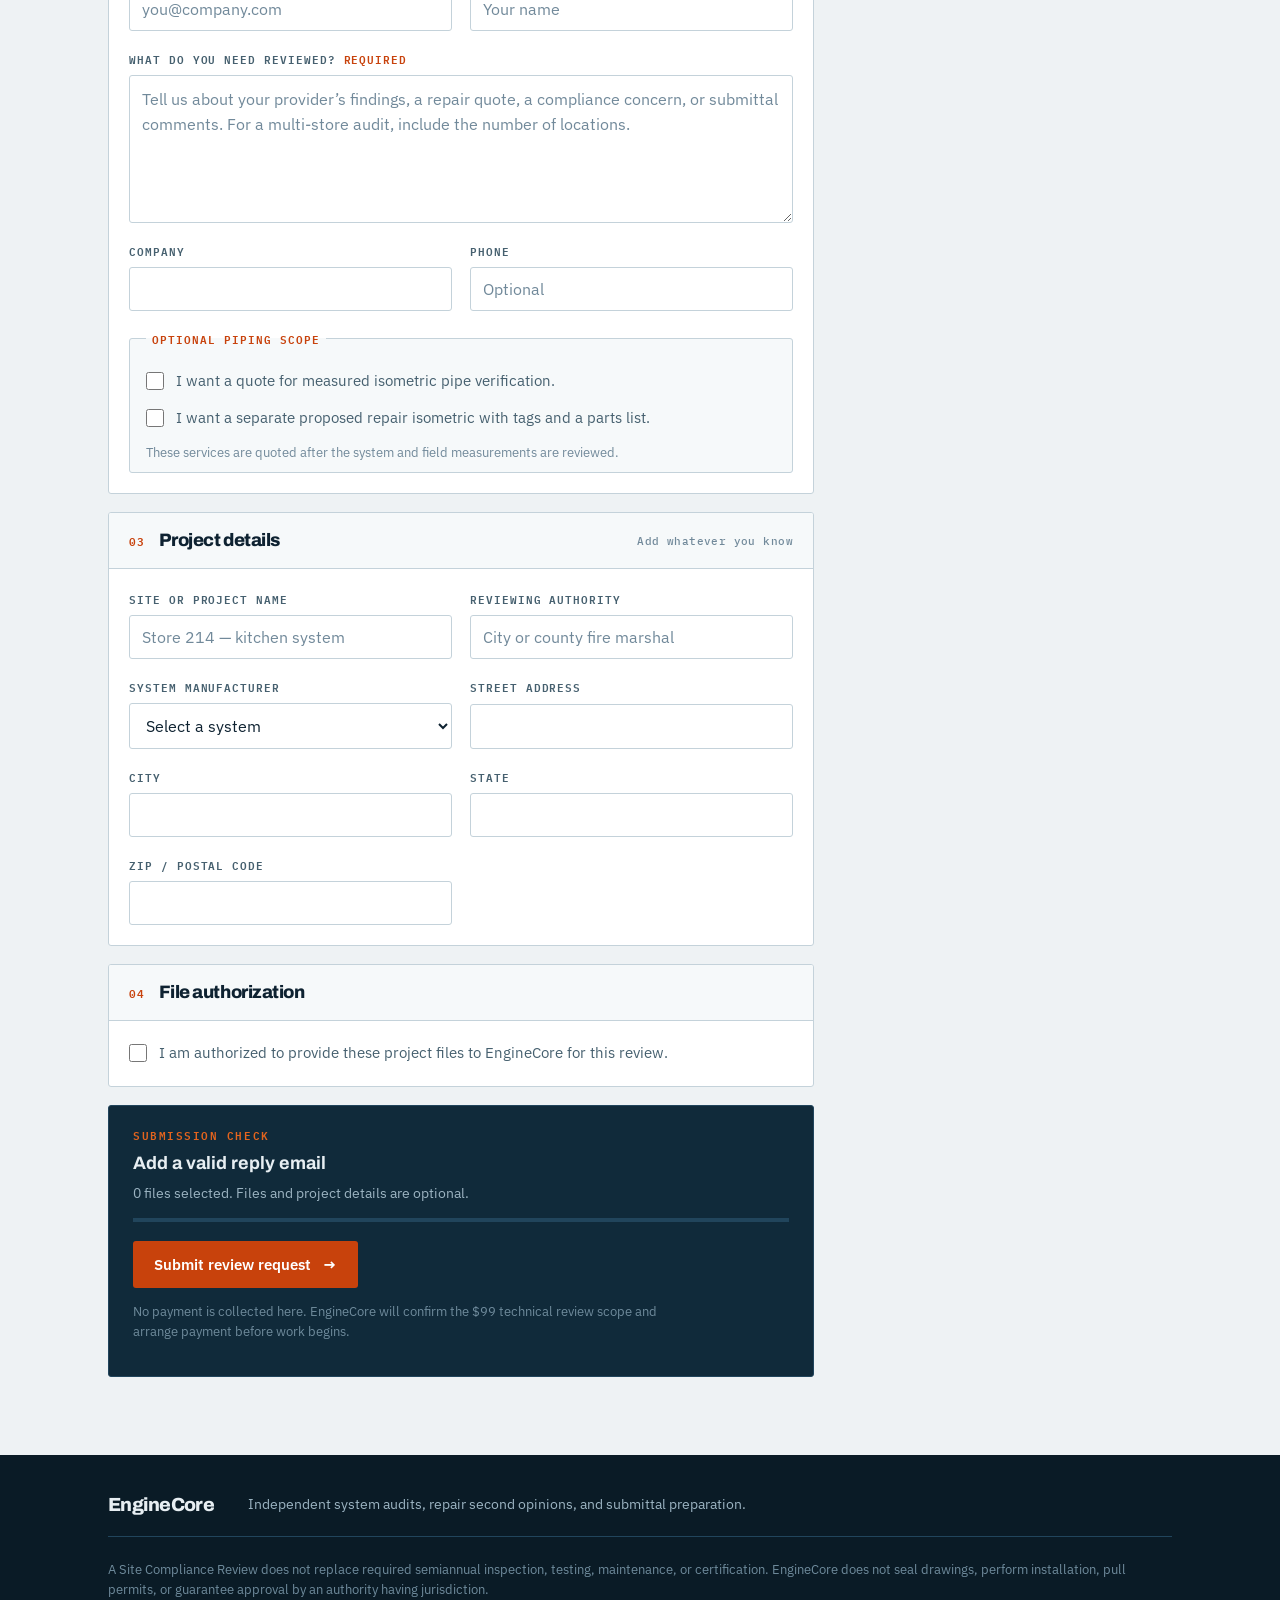
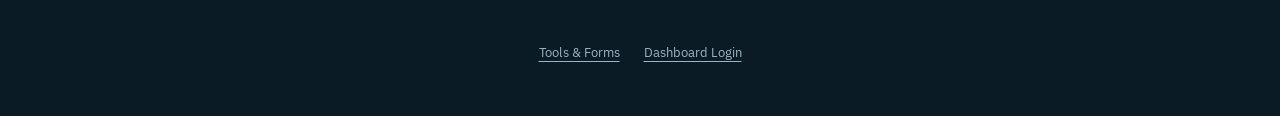
<file: review.html>
<!doctype html>
<html lang="en">
<head>
  <meta charset="utf-8">
  <meta name="viewport" content="width=device-width,initial-scale=1">
  <meta name="description" content="Request an independent audit of your fire-suppression provider’s work, a second opinion on deficiencies or repair quotes, or a submittal technical review.">
  <meta name="theme-color" content="#0A1B26">
  <title>Start a Review | EngineCore</title>
  <link rel="preconnect" href="https://fonts.googleapis.com">
  <link rel="preconnect" href="https://fonts.gstatic.com" crossorigin>
  <link href="https://fonts.googleapis.com/css2?family=Archivo:wght@600;700;800&family=IBM+Plex+Mono:wght@400;500;600&family=IBM+Plex+Sans:wght@400;500;600&display=swap" rel="stylesheet">
  <link rel="stylesheet" href="/review.css">
  <link rel="stylesheet" href="/portal.css?v=20261024-free-tools">
</head>
<body>
  <a class="skip-link" href="#review-form">Skip to the review form</a>

    <header class="ec-header">
    <div class="ec-shell">
      <div class="ec-masthead">
        <a class="ec-brand" href="/" aria-label="EngineCore home"><svg viewBox="0 0 31 35" aria-hidden="true"><path d="M15.5 2 29 9.5v16L15.5 33 2 25.5v-16z" fill="none" stroke="#e7854c" stroke-width="1.8"/><path d="m15.5 10 7 4v8l-7 4-7-4v-8z" fill="none" stroke="#d8e7ef" stroke-width="1.6"/></svg><span>EngineCore<small>Evidence. Fieldwork. Clear decisions.</small></span></a>
        <div class="ec-account"><span class="ec-account-note">Your account.<br>Your working tools.</span><a class="ec-login" href="https://workspace.enginecore.org/portal"><svg viewBox="0 0 20 20" fill="none" stroke="currentColor" stroke-width="1.5" aria-hidden="true"><rect x="2" y="2" width="6" height="6" rx="1"/><rect x="12" y="2" width="6" height="6" rx="1"/><rect x="2" y="12" width="6" height="6" rx="1"/><rect x="12" y="12" width="6" height="6" rx="1"/></svg>Dashboard Login <span aria-hidden="true">↗</span></a></div>
      </div>
      <nav class="ec-nav" aria-label="Main navigation">
        <a href="/#services">Services</a>
        <a href="/site-compliance-review.html">Site Review</a>
        <a href="/submittal-preparation.html">Submittals</a>
        <a href="/pipe-verification.html">Pipe Verification</a>
        <a href="/tools-and-forms.html">Tools &amp; Forms</a>
        <a href="/about-enginecore.html">About</a>
        <a aria-current="page" class="ec-review-link" href="/review.html">Start a Review</a>
      </nav>
    </div>
  </header>

  <main>
    <section class="review-hero">
      <div class="shell review-hero-in">
        <div>
          <span class="tag hero-eyebrow">Independent fire-protection review</span>
          <h1>Bring us the site or project.</h1>
          <p>Choose the review you need and tell us what prompted it. Send a service report, deficiency list, repair quote, site photos, or submittal documents. A short description is enough to start.</p>
        </div>
        <div class="hero-status" aria-label="Review service summary">
          <div><span class="tag">Selected review</span><strong id="selected-review-price">$99 · submittal technical review</strong></div>
          <div><span class="tag">Next step</span><strong id="selected-review-next">Scope confirmed before work begins</strong></div>
          <div><span class="tag">Payment today</span><strong>Not collected here</strong></div>
        </div>
      </div>
    </section>

    <section class="shell intake-shell" id="review-form">
      <div class="intake-main" id="intake-main">
        <div class="section-head">
          <span class="tag">Start a review</span>
          <h2>Tell us what needs a second set of eyes.</h2>
          <p>Your email and a short description are the only required project details. Add files and everything else you have; missing information can follow.</p>
        </div>

        <form id="commercial-review-form" novalidate>
          <section class="panel upload-panel" aria-labelledby="documents-title">
            <div class="panel-head">
              <div><span class="step-no">01</span><h3 id="documents-title">Project documents</h3></div>
              <span class="limit">PDF, PNG or JPEG · 250 MB each · 500 MB total</span>
            </div>
            <p class="panel-copy">Choose the closest category. You may add more than one file to any slot, and no particular file is required to submit.</p>

            <div class="document-grid">
              <label class="document-slot" data-role="project_documents">
                <input type="file" multiple accept=".pdf,.png,.jpg,.jpeg">
                <span class="slot-code">A</span>
                <span class="slot-copy"><strong>Project documents</strong><small>Plans, hood drawings, schedules, cut sheets or an existing package</small></span>
                <span class="slot-action">Choose files</span>
                <span class="file-list" aria-live="polite"></span>
              </label>
              <label class="document-slot" data-role="reviewer_comments">
                <input type="file" multiple accept=".pdf,.png,.jpg,.jpeg">
                <span class="slot-code">B</span>
                <span class="slot-copy"><strong>Reviewer comments</strong><small>Correction letter, rejection notes, portal comments or redlines</small></span>
                <span class="slot-action">Choose files</span>
                <span class="file-list" aria-live="polite"></span>
              </label>
              <label class="document-slot" data-role="site_photos">
                <input type="file" multiple accept=".pdf,.png,.jpg,.jpeg">
                <span class="slot-code">C</span>
                <span class="slot-copy"><strong>Site photos</strong><small>Hood, appliances, cylinder, piping route or field conditions</small></span>
                <span class="slot-action">Choose files</span>
                <span class="file-list" aria-live="polite"></span>
              </label>
              <label class="document-slot" data-role="manufacturer_documents">
                <input type="file" multiple accept=".pdf,.png,.jpg,.jpeg">
                <span class="slot-code">D</span>
                <span class="slot-copy"><strong>Manufacturer documents</strong><small>Factory drawings, job file, manuals or application letters</small></span>
                <span class="slot-action">Choose files</span>
                <span class="file-list" aria-live="polite"></span>
              </label>
              <label class="document-slot" data-role="other">
                <input type="file" multiple accept=".pdf,.png,.jpg,.jpeg">
                <span class="slot-code">E</span>
                <span class="slot-copy"><strong>Service reports, repair quotes &amp; other records</strong><small>Compliance tags, deficiency lists, repair estimates or other supporting information</small></span>
                <span class="slot-action">Choose files</span>
                <span class="file-list" aria-live="polite"></span>
              </label>
            </div>
          </section>

          <section class="panel" aria-labelledby="request-title">
            <div class="panel-head"><div><span class="step-no">02</span><h3 id="request-title">Your request</h3></div><span class="limit">Two required fields</span></div>
            <div class="field-grid">
              <label class="field full"><span>Review service</span><select name="reviewService" id="review-service"><option value="submittal">Submittal Technical Review · $99</option><option value="site-compliance">Site Compliance Review · by request</option></select></label>
              <label class="field"><span>Email <b>Required</b></span><input name="email" type="email" autocomplete="email" maxlength="254" placeholder="you@company.com" required></label>
              <label class="field"><span>Contact name</span><input name="contactName" type="text" autocomplete="name" maxlength="160" placeholder="Your name"></label>
              <label class="field full"><span>What do you need reviewed? <b>Required</b></span><textarea name="reviewRequest" rows="5" maxlength="4500" placeholder="Tell us about your provider’s findings, a repair quote, a compliance concern, or submittal comments. For a multi-store audit, include the number of locations." required></textarea></label>
              <label class="field"><span>Company</span><input name="companyName" type="text" autocomplete="organization" maxlength="160"></label>
              <label class="field"><span>Phone</span><input name="phone" type="tel" autocomplete="tel" maxlength="40" placeholder="Optional"></label>
              <fieldset class="request-options"><legend>Optional piping scope</legend><label class="check-row"><input name="pipeVerification" type="checkbox"><span>I want a quote for measured isometric pipe verification.</span></label><label class="check-row"><input name="repairIsometric" type="checkbox"><span>I want a separate proposed repair isometric with tags and a parts list.</span></label><p>These services are quoted after the system and field measurements are reviewed.</p></fieldset>
            </div>
          </section>

          <section class="panel" aria-labelledby="project-title">
            <div class="panel-head"><div><span class="step-no">03</span><h3 id="project-title">Project details</h3></div><span class="limit">Add whatever you know</span></div>
            <div class="field-grid">
              <label class="field"><span>Site or project name</span><input name="projectName" type="text" maxlength="180" placeholder="Store 214 — kitchen system"></label>
              <label class="field"><span>Reviewing authority</span><input name="reviewingAuthority" type="text" maxlength="180" placeholder="City or county fire marshal"></label>
              <label class="field"><span>System manufacturer</span><select name="manufacturer">
                <option value="">Select a system</option>
                <option>CaptiveAire CORE</option>
                <option>CaptiveAire TANK</option>
                <option>Ansul R-102</option>
                <option>Pyro-Chem Kitchen Knight II</option>
                <option>Amerex KP</option>
                <option>Not sure / not selected yet</option>
                <option>Other listed system</option>
              </select></label>
              <label class="field"><span>Street address</span><input name="addressLine1" type="text" autocomplete="street-address" maxlength="180"></label>
              <label class="field"><span>City</span><input name="city" type="text" autocomplete="address-level2" maxlength="100"></label>
              <label class="field short"><span>State</span><input name="state" type="text" autocomplete="address-level1" maxlength="32"></label>
              <label class="field short"><span>ZIP / postal code</span><input name="postalCode" type="text" autocomplete="postal-code" maxlength="20"></label>
            </div>
          </section>

          <section class="panel certify-panel" aria-labelledby="authorization-title">
            <div class="panel-head"><div><span class="step-no">04</span><h3 id="authorization-title">File authorization</h3></div></div>
            <label class="check-row"><input name="authorized" type="checkbox" required><span>I am authorized to provide these project files to EngineCore for this review.</span></label>
            <div class="trap" aria-hidden="true"><label>Leave blank<input name="website" tabindex="-1" autocomplete="off"></label></div>
          </section>

          <section class="submit-panel" id="submit-panel">
            <div class="readiness"><span class="tag">Submission check</span><strong id="readiness-title">Add your email and review question</strong><p id="readiness-copy">Files and project details are optional.</p><div class="meter"><span id="readiness-meter"></span></div></div>
            <button class="btn btn-flame" id="submit-review" type="submit"><span>Submit review request</span><b aria-hidden="true">→</b></button>
            <p class="payment-copy" id="payment-copy">No payment is collected on this screen. EngineCore will confirm scope and arrange payment before work begins.</p>
            <p class="form-message" id="form-message" role="alert" aria-live="polite"></p>
            <div class="progress" id="upload-progress" hidden><div><span id="progress-label">Preparing secure intake…</span><strong id="progress-percent">0%</strong></div><progress id="progress-meter" max="100" value="0"></progress></div>
          </section>
        </form>
      </div>

      <aside class="intake-aside">
        <section class="aside-card"><span class="tag">What happens next</span><ol><li><strong>Your request is stored</strong><span>Files and answers enter EngineCore’s private review workspace.</span></li><li><strong>A reviewer confirms the scope</strong><span>We identify missing information, optional verification, and any travel required.</span></li><li><strong>Payment is handled separately</strong><span>Nothing is charged by this form.</span></li></ol></section>
        <section class="aside-card"><span class="tag">You do not need a perfect package</span><p>A repair quote, service report, reviewer comment, or clear site photo can help us identify the next step. Send what you have and explain what does not seem right.</p></section>
        <section class="aside-card privacy"><span class="tag">Independent and private</span><p>This commercial intake is kept in its own EngineCore review records and is not shared with competing bidders.</p></section>
      </aside>

      <section class="success-panel" id="success-panel" hidden tabindex="-1">
        <span class="tag">Submission received</span>
        <h2>Your project is in the EngineCore review queue.</h2>
        <p>Your request and uploaded files were stored successfully. No payment was collected. EngineCore will contact you to confirm the scope, applicable fee, and next step.</p>
        <div class="reference"><span>Reference</span><strong id="success-reference"></strong></div>
        <a class="btn btn-flame" href="/">Return to EngineCore</a>
        <button class="btn btn-quiet" id="start-another" type="button">Start another review</button>
      </section>
    </section>
  </main>

  <footer class="foot"><div class="shell foot-in"><a class="mark" href="/">EngineCore</a><p>Independent system audits, repair second opinions, and submittal preparation.</p><small>A Site Compliance Review does not replace required semiannual inspection, testing, maintenance, or certification. EngineCore does not seal drawings, perform installation, pull permits, or guarantee approval by an authority having jurisdiction.</small></div><nav class="ec-footer-links" aria-label="More EngineCore pages"><a href="/tools-and-forms.html">Tools &amp; Forms</a><a href="https://workspace.enginecore.org/portal">Dashboard Login</a></nav></footer>
  <script src="/commercial-review.js?v=20261024-request-only" defer></script>
</body>
</html>
</file>
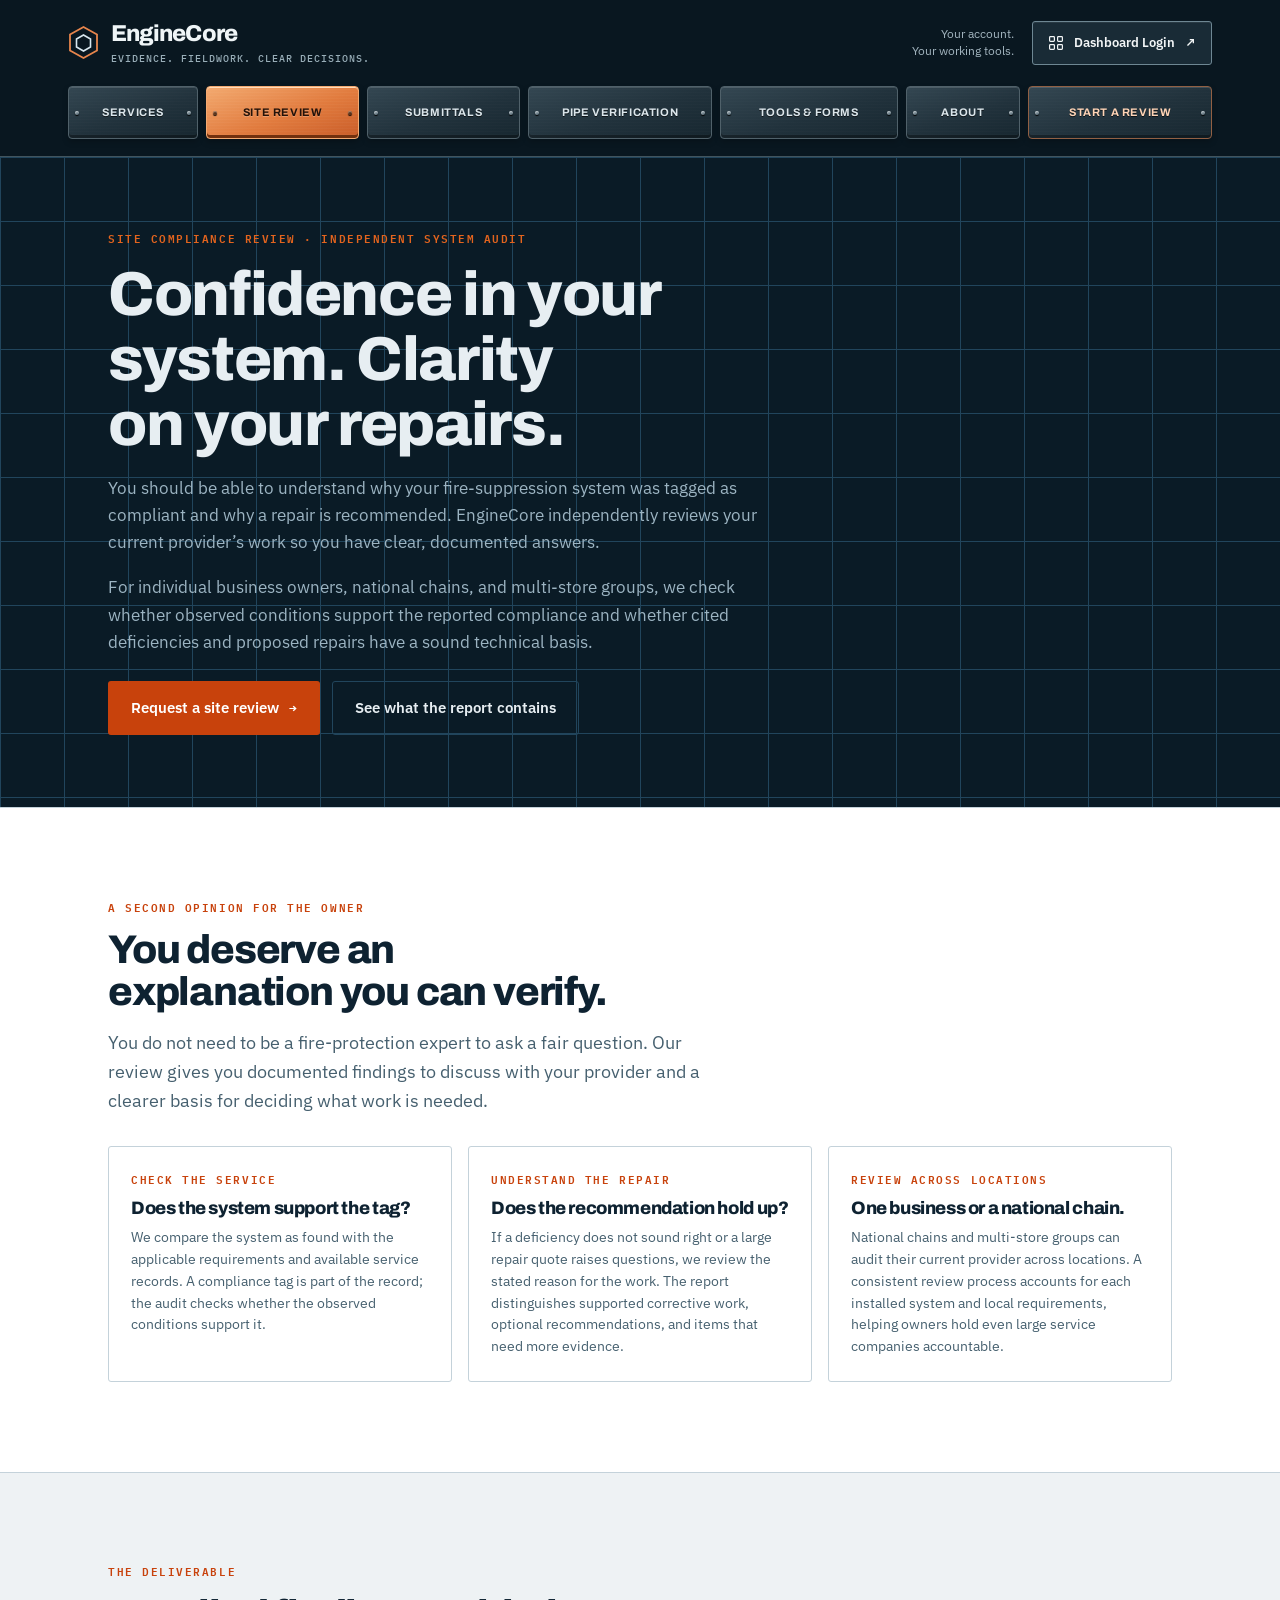
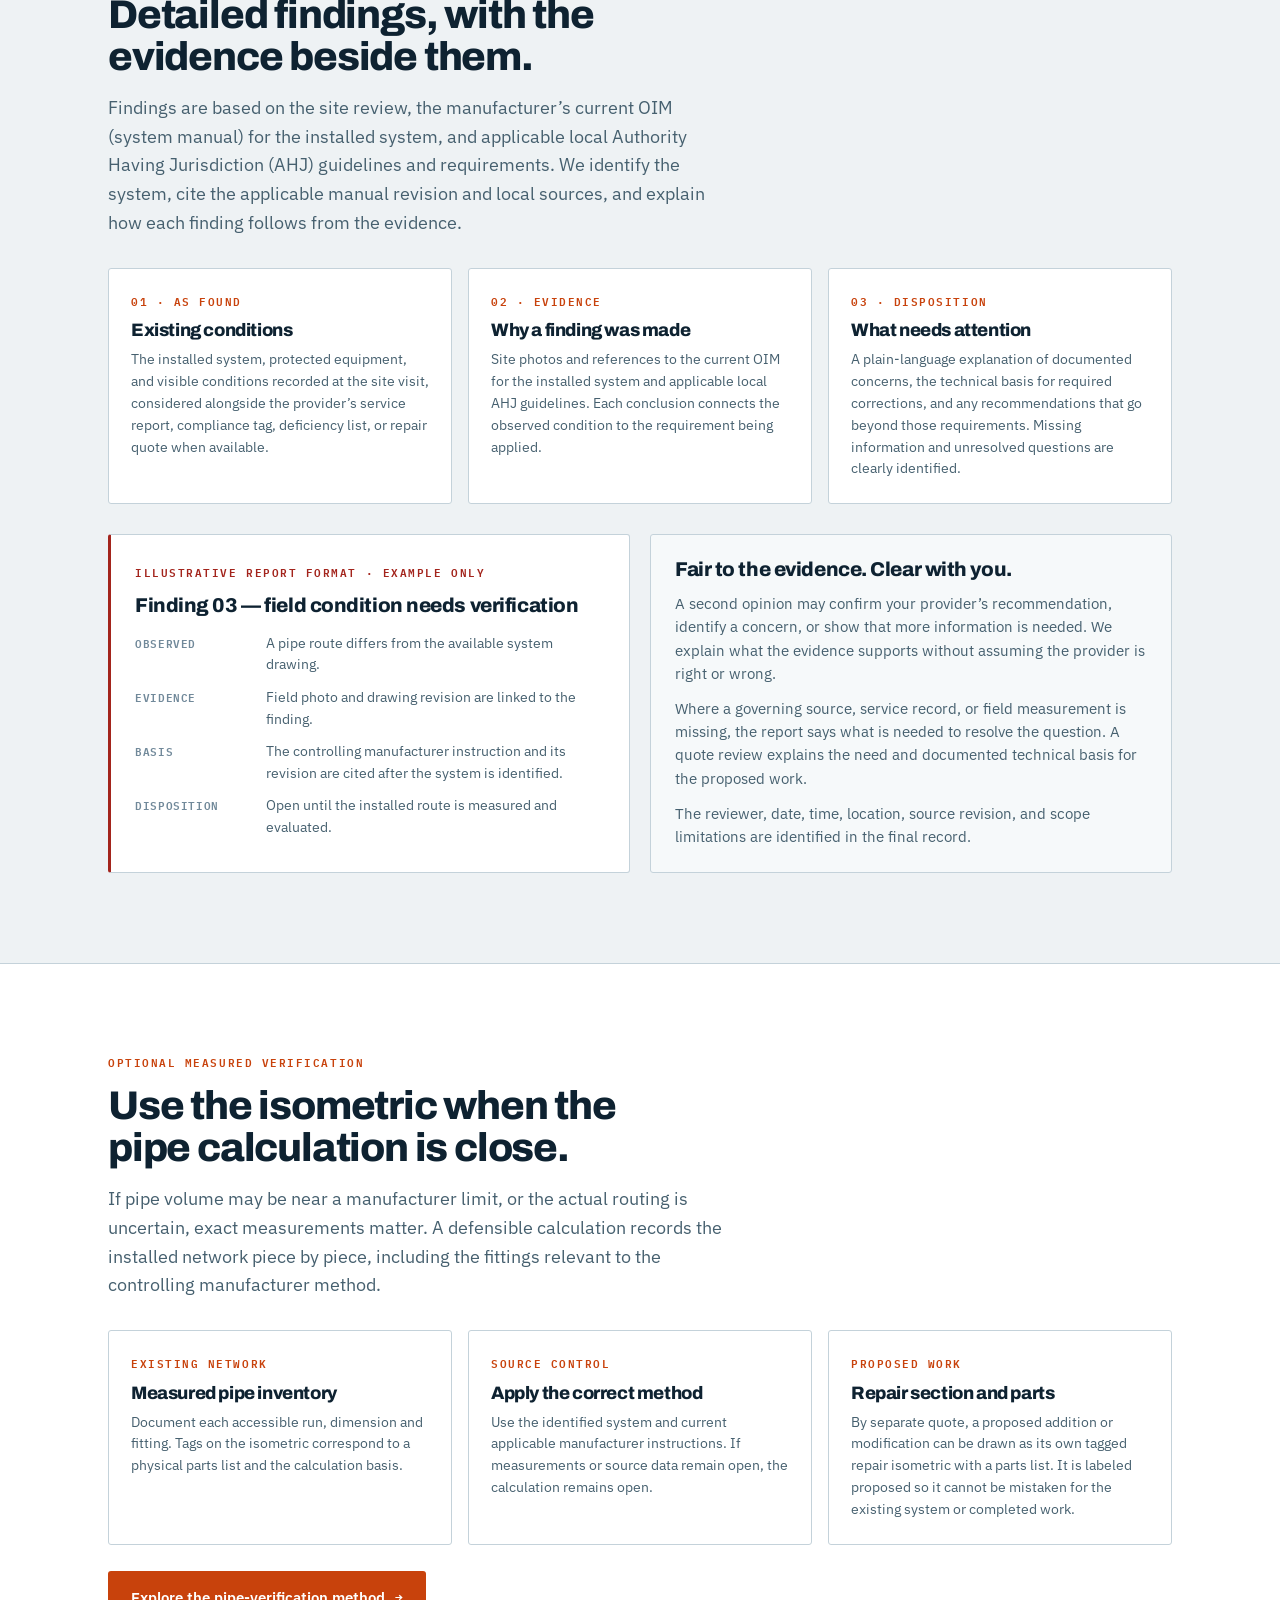
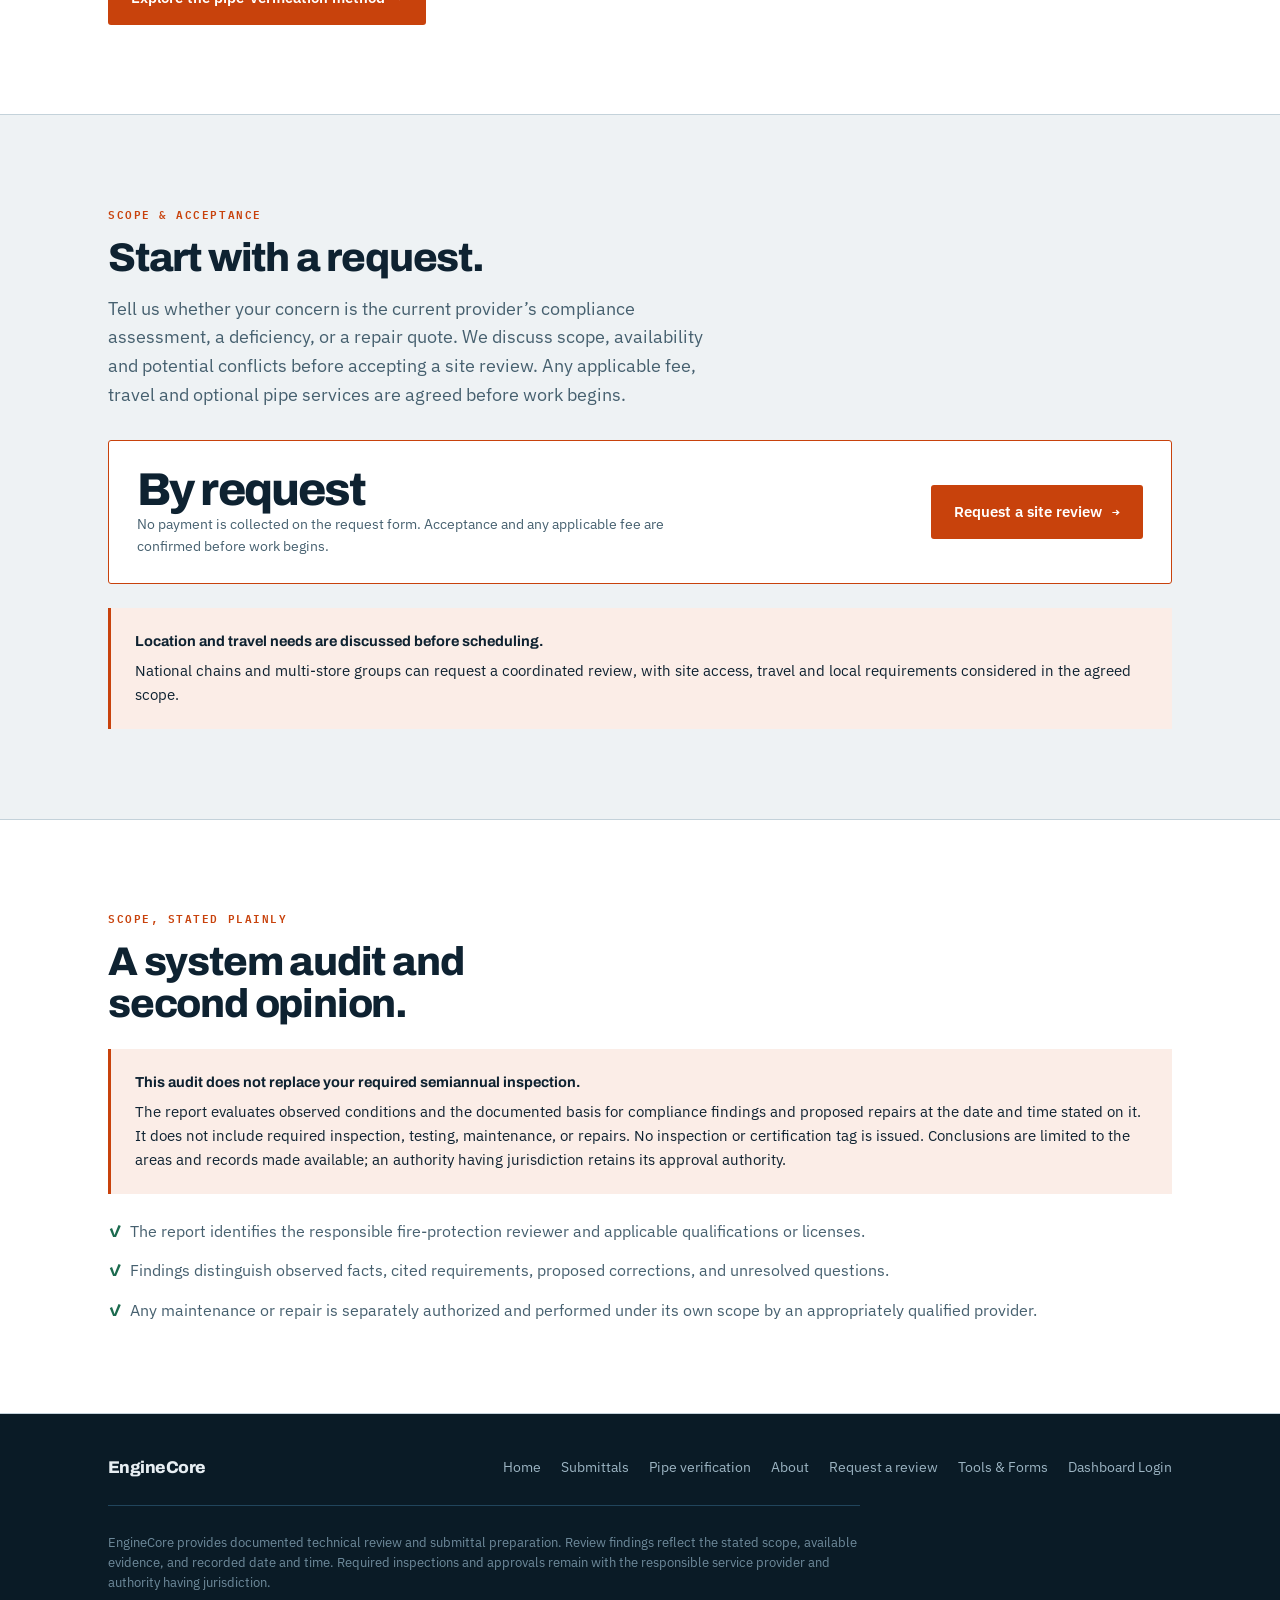
<file: site-compliance-review.html>
<!doctype html>
<html lang="en">
<head>
  <meta charset="utf-8">
  <meta name="viewport" content="width=device-width, initial-scale=1">
  <meta name="referrer" content="no-referrer">
  <meta name="description" content="Independent fire-suppression system audits for business owners, national chains, and multi-store groups. Check your current provider’s work and get a second opinion on deficiencies and repair quotes.">
  <link rel="canonical" href="https://enginecore.org/site-compliance-review.html">
  <title>Site Compliance Review &amp; Provider Audit | EngineCore</title>
  <link rel="preconnect" href="https://fonts.googleapis.com">
  <link rel="preconnect" href="https://fonts.gstatic.com" crossorigin>
  <link rel="stylesheet" href="https://fonts.googleapis.com/css2?family=Archivo:wght@600;700;800&amp;family=IBM+Plex+Mono:wght@400;500;600&amp;family=IBM+Plex+Sans:wght@400;500;600&amp;display=swap">
  <link rel="stylesheet" href="/site.css">
  <link rel="stylesheet" href="/portal.css?v=20261024-free-tools">
</head>
<body>
  <a class="skip-link" href="#main">Skip to content</a>
    <header class="ec-header">
    <div class="ec-shell">
      <div class="ec-masthead">
        <a class="ec-brand" href="/" aria-label="EngineCore home"><svg viewBox="0 0 31 35" aria-hidden="true"><path d="M15.5 2 29 9.5v16L15.5 33 2 25.5v-16z" fill="none" stroke="#e7854c" stroke-width="1.8"/><path d="m15.5 10 7 4v8l-7 4-7-4v-8z" fill="none" stroke="#d8e7ef" stroke-width="1.6"/></svg><span>EngineCore<small>Evidence. Fieldwork. Clear decisions.</small></span></a>
        <div class="ec-account"><span class="ec-account-note">Your account.<br>Your working tools.</span><a class="ec-login" href="https://workspace.enginecore.org/portal"><svg viewBox="0 0 20 20" fill="none" stroke="currentColor" stroke-width="1.5" aria-hidden="true"><rect x="2" y="2" width="6" height="6" rx="1"/><rect x="12" y="2" width="6" height="6" rx="1"/><rect x="2" y="12" width="6" height="6" rx="1"/><rect x="12" y="12" width="6" height="6" rx="1"/></svg>Dashboard Login <span aria-hidden="true">↗</span></a></div>
      </div>
      <nav class="ec-nav" aria-label="Main navigation">
        <a href="/#services">Services</a>
        <a aria-current="page" href="/site-compliance-review.html">Site Review</a>
        <a href="/submittal-preparation.html">Submittals</a>
        <a href="/pipe-verification.html">Pipe Verification</a>
        <a href="/tools-and-forms.html">Tools &amp; Forms</a>
        <a href="/about-enginecore.html">About</a>
        <a class="ec-review-link" href="/review.html">Start a Review</a>
      </nav>
    </div>
  </header>

  <main id="main">
    <section class="detail-hero"><div class="shell"><span class="tag">Site Compliance Review · Independent system audit</span><h1>Confidence in your system. Clarity on your repairs.</h1><p>You should be able to understand why your fire-suppression system was tagged as compliant and why a repair is recommended. EngineCore independently reviews your current provider’s work so you have clear, documented answers.</p><p>For individual business owners, national chains, and multi-store groups, we check whether observed conditions support the reported compliance and whether cited deficiencies and proposed repairs have a sound technical basis.</p><div class="hero-cta"><a class="btn btn-flame" href="/review.html?service=site-compliance">Request a site review <span class="arw" aria-hidden="true">→</span></a><a class="btn btn-ghost-band" href="#report">See what the report contains</a></div></div></section>

    <section class="sec sec-alt" id="accountability"><div class="shell"><div class="sec-head"><span class="tag">A second opinion for the owner</span><h2>You deserve an explanation you can verify.</h2><p class="lede">You do not need to be a fire-protection expert to ask a fair question. Our review gives you documented findings to discuss with your provider and a clearer basis for deciding what work is needed.</p></div><div class="detail-grid"><div class="detail-panel"><span class="tag">Check the service</span><h3>Does the system support the tag?</h3><p>We compare the system as found with the applicable requirements and available service records. A compliance tag is part of the record; the audit checks whether the observed conditions support it.</p></div><div class="detail-panel"><span class="tag">Understand the repair</span><h3>Does the recommendation hold up?</h3><p>If a deficiency does not sound right or a large repair quote raises questions, we review the stated reason for the work. The report distinguishes supported corrective work, optional recommendations, and items that need more evidence.</p></div><div class="detail-panel"><span class="tag">Review across locations</span><h3>One business or a national chain.</h3><p>National chains and multi-store groups can audit their current provider across locations. A consistent review process accounts for each installed system and local requirements, helping owners hold even large service companies accountable.</p></div></div></div></section>

    <section class="sec" id="report"><div class="shell"><div class="sec-head"><span class="tag">The deliverable</span><h2>Detailed findings, with the evidence beside them.</h2><p class="lede">Findings are based on the site review, the manufacturer’s current OIM (system manual) for the installed system, and applicable local Authority Having Jurisdiction (AHJ) guidelines and requirements. We identify the system, cite the applicable manual revision and local sources, and explain how each finding follows from the evidence.</p></div><div class="detail-grid"><div class="detail-panel"><span class="tag">01 · As found</span><h3>Existing conditions</h3><p>The installed system, protected equipment, and visible conditions recorded at the site visit, considered alongside the provider’s service report, compliance tag, deficiency list, or repair quote when available.</p></div><div class="detail-panel"><span class="tag">02 · Evidence</span><h3>Why a finding was made</h3><p>Site photos and references to the current OIM for the installed system and applicable local AHJ guidelines. Each conclusion connects the observed condition to the requirement being applied.</p></div><div class="detail-panel"><span class="tag">03 · Disposition</span><h3>What needs attention</h3><p>A plain-language explanation of documented concerns, the technical basis for required corrections, and any recommendations that go beyond those requirements. Missing information and unresolved questions are clearly identified.</p></div></div><div class="finding-sample"><div class="finding-card"><span class="tag">Illustrative report format · example only</span><h3>Finding 03 — field condition needs verification</h3><dl><dt>Observed</dt><dd>A pipe route differs from the available system drawing.</dd><dt>Evidence</dt><dd>Field photo and drawing revision are linked to the finding.</dd><dt>Basis</dt><dd>The controlling manufacturer instruction and its revision are cited after the system is identified.</dd><dt>Disposition</dt><dd>Open until the installed route is measured and evaluated.</dd></dl></div><div class="finding-aside"><h3>Fair to the evidence. Clear with you.</h3><p>A second opinion may confirm your provider’s recommendation, identify a concern, or show that more information is needed. We explain what the evidence supports without assuming the provider is right or wrong.</p><p>Where a governing source, service record, or field measurement is missing, the report says what is needed to resolve the question. A quote review explains the need and documented technical basis for the proposed work.</p><p>The reviewer, date, time, location, source revision, and scope limitations are identified in the final record.</p></div></div></div></section>

    <section class="sec sec-alt" id="piping"><div class="shell"><div class="sec-head"><span class="tag">Optional measured verification</span><h2>Use the isometric when the pipe calculation is close.</h2><p class="lede">If pipe volume may be near a manufacturer limit, or the actual routing is uncertain, exact measurements matter. A defensible calculation records the installed network piece by piece, including the fittings relevant to the controlling manufacturer method.</p></div><div class="detail-grid"><div class="detail-panel"><span class="tag">Existing network</span><h3>Measured pipe inventory</h3><p>Document each accessible run, dimension and fitting. Tags on the isometric correspond to a physical parts list and the calculation basis.</p></div><div class="detail-panel"><span class="tag">Source control</span><h3>Apply the correct method</h3><p>Use the identified system and current applicable manufacturer instructions. If measurements or source data remain open, the calculation remains open.</p></div><div class="detail-panel"><span class="tag">Proposed work</span><h3>Repair section and parts</h3><p>By separate quote, a proposed addition or modification can be drawn as its own tagged repair isometric with a parts list. It is labeled proposed so it cannot be mistaken for the existing system or completed work.</p></div></div><a class="btn btn-flame" href="/pipe-verification.html" style="margin-top:26px">Explore the pipe-verification method <span class="arw" aria-hidden="true">→</span></a></div></section>

    <section class="sec" id="pricing"><div class="shell"><div class="sec-head"><span class="tag">Scope &amp; acceptance</span><h2>Start with a request.</h2><p class="lede">Tell us whether your concern is the current provider’s compliance assessment, a deficiency, or a repair quote. We discuss scope, availability and potential conflicts before accepting a site review. Any applicable fee, travel and optional pipe services are agreed before work begins.</p></div><div class="price-callout"><div><strong>By request</strong><p>No payment is collected on the request form. Acceptance and any applicable fee are confirmed before work begins.</p></div><a class="btn btn-flame" href="/review.html?service=site-compliance">Request a site review <span class="arw" aria-hidden="true">→</span></a></div><div class="scope-note"><strong>Location and travel needs are discussed before scheduling.</strong>National chains and multi-store groups can request a coordinated review, with site access, travel and local requirements considered in the agreed scope.</div></div></section>

    <section class="sec sec-alt" id="limits"><div class="shell"><div class="sec-head"><span class="tag">Scope, stated plainly</span><h2>A system audit and second opinion.</h2></div><div class="scope-note"><strong>This audit does not replace your required semiannual inspection.</strong>The report evaluates observed conditions and the documented basis for compliance findings and proposed repairs at the date and time stated on it. It does not include required inspection, testing, maintenance, or repairs. No inspection or certification tag is issued. Conclusions are limited to the areas and records made available; an authority having jurisdiction retains its approval authority.</div><ul class="detail-list"><li>The report identifies the responsible fire-protection reviewer and applicable qualifications or licenses.</li><li>Findings distinguish observed facts, cited requirements, proposed corrections, and unresolved questions.</li><li>Any maintenance or repair is separately authorized and performed under its own scope by an appropriately qualified provider.</li></ul></div></section>
  </main>

  <footer class="foot"><div class="shell foot-in"><a class="mark" href="/">EngineCore</a><nav class="foot-nav" aria-label="Footer navigation"><a href="/">Home</a><a href="/submittal-preparation.html">Submittals</a><a href="/pipe-verification.html">Pipe verification</a><a href="/about-enginecore.html">About</a><a href="/review.html?service=site-compliance">Request a review</a><a href="/tools-and-forms.html">Tools &amp; Forms</a><a href="https://workspace.enginecore.org/portal">Dashboard Login</a></nav><p class="foot-legal">EngineCore provides documented technical review and submittal preparation. Review findings reflect the stated scope, available evidence, and recorded date and time. Required inspections and approvals remain with the responsible service provider and authority having jurisdiction.</p></div></footer>
</body>
</html>
</file>
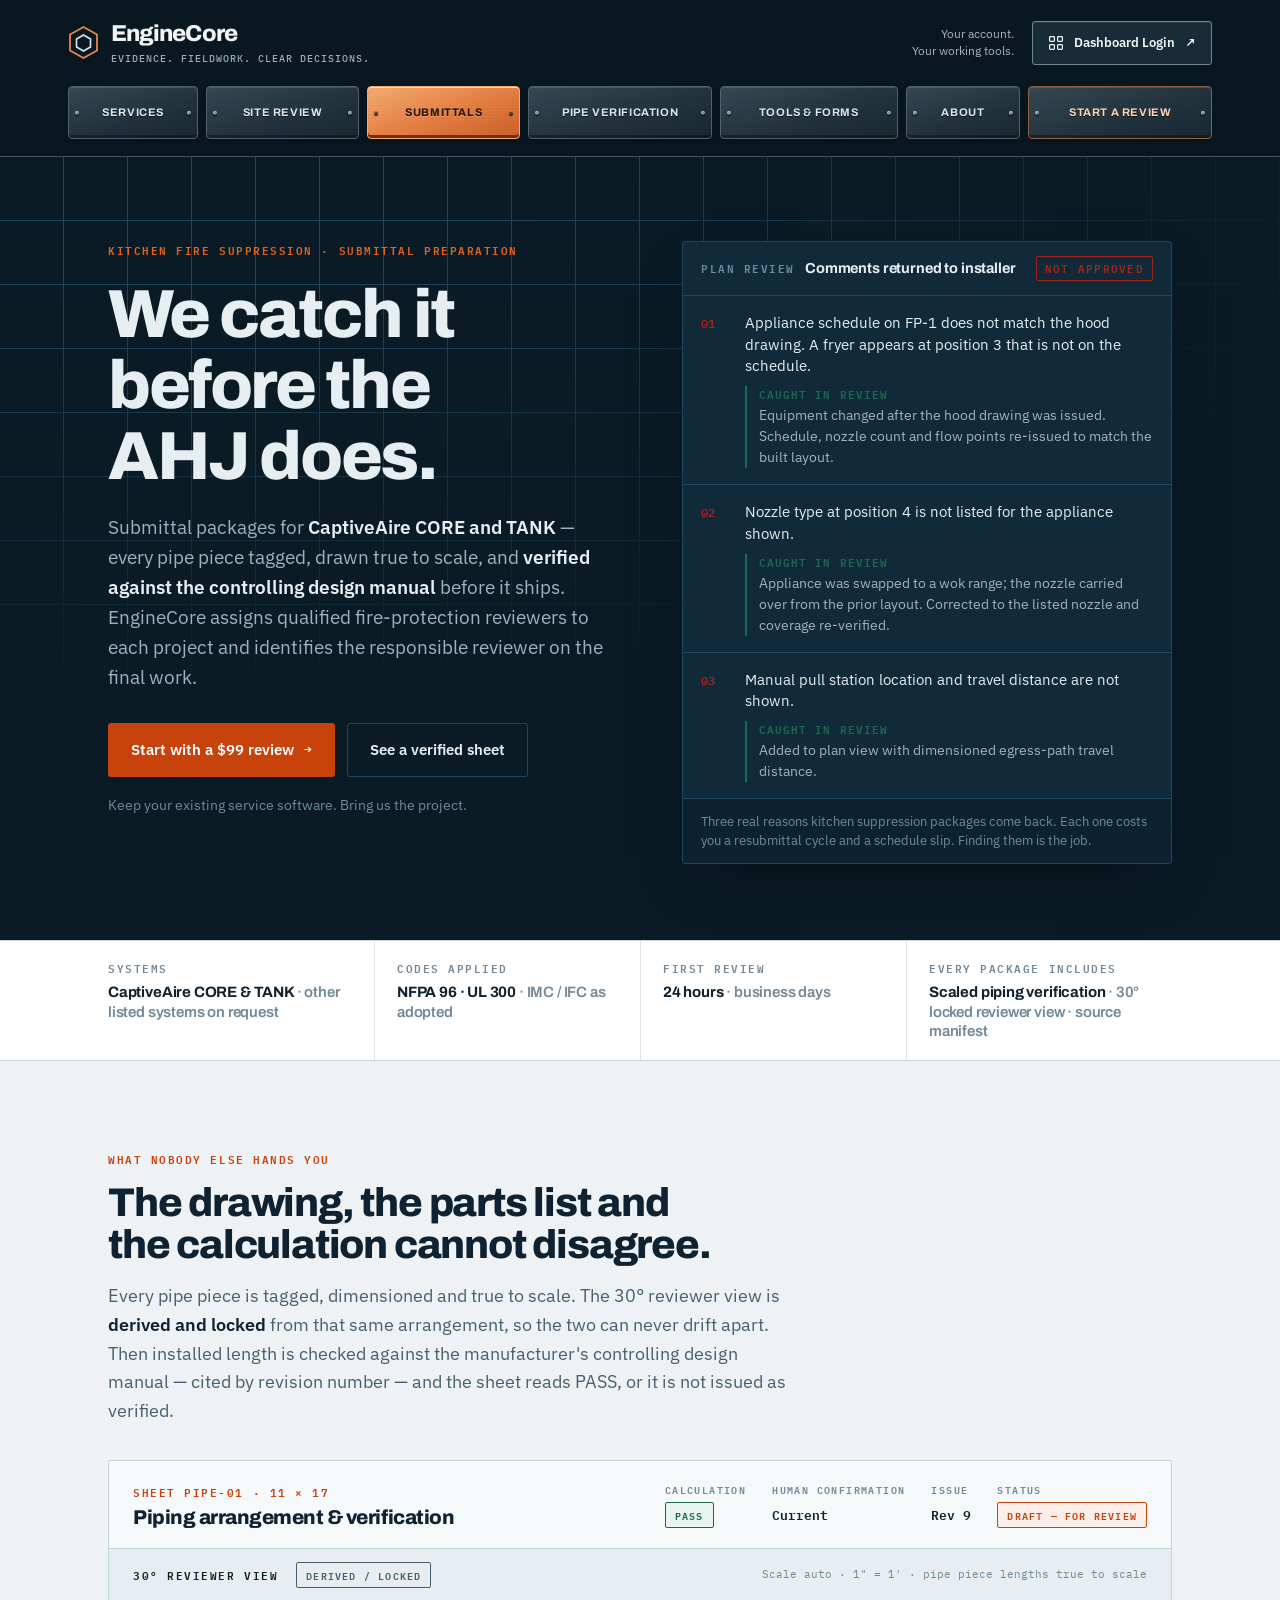
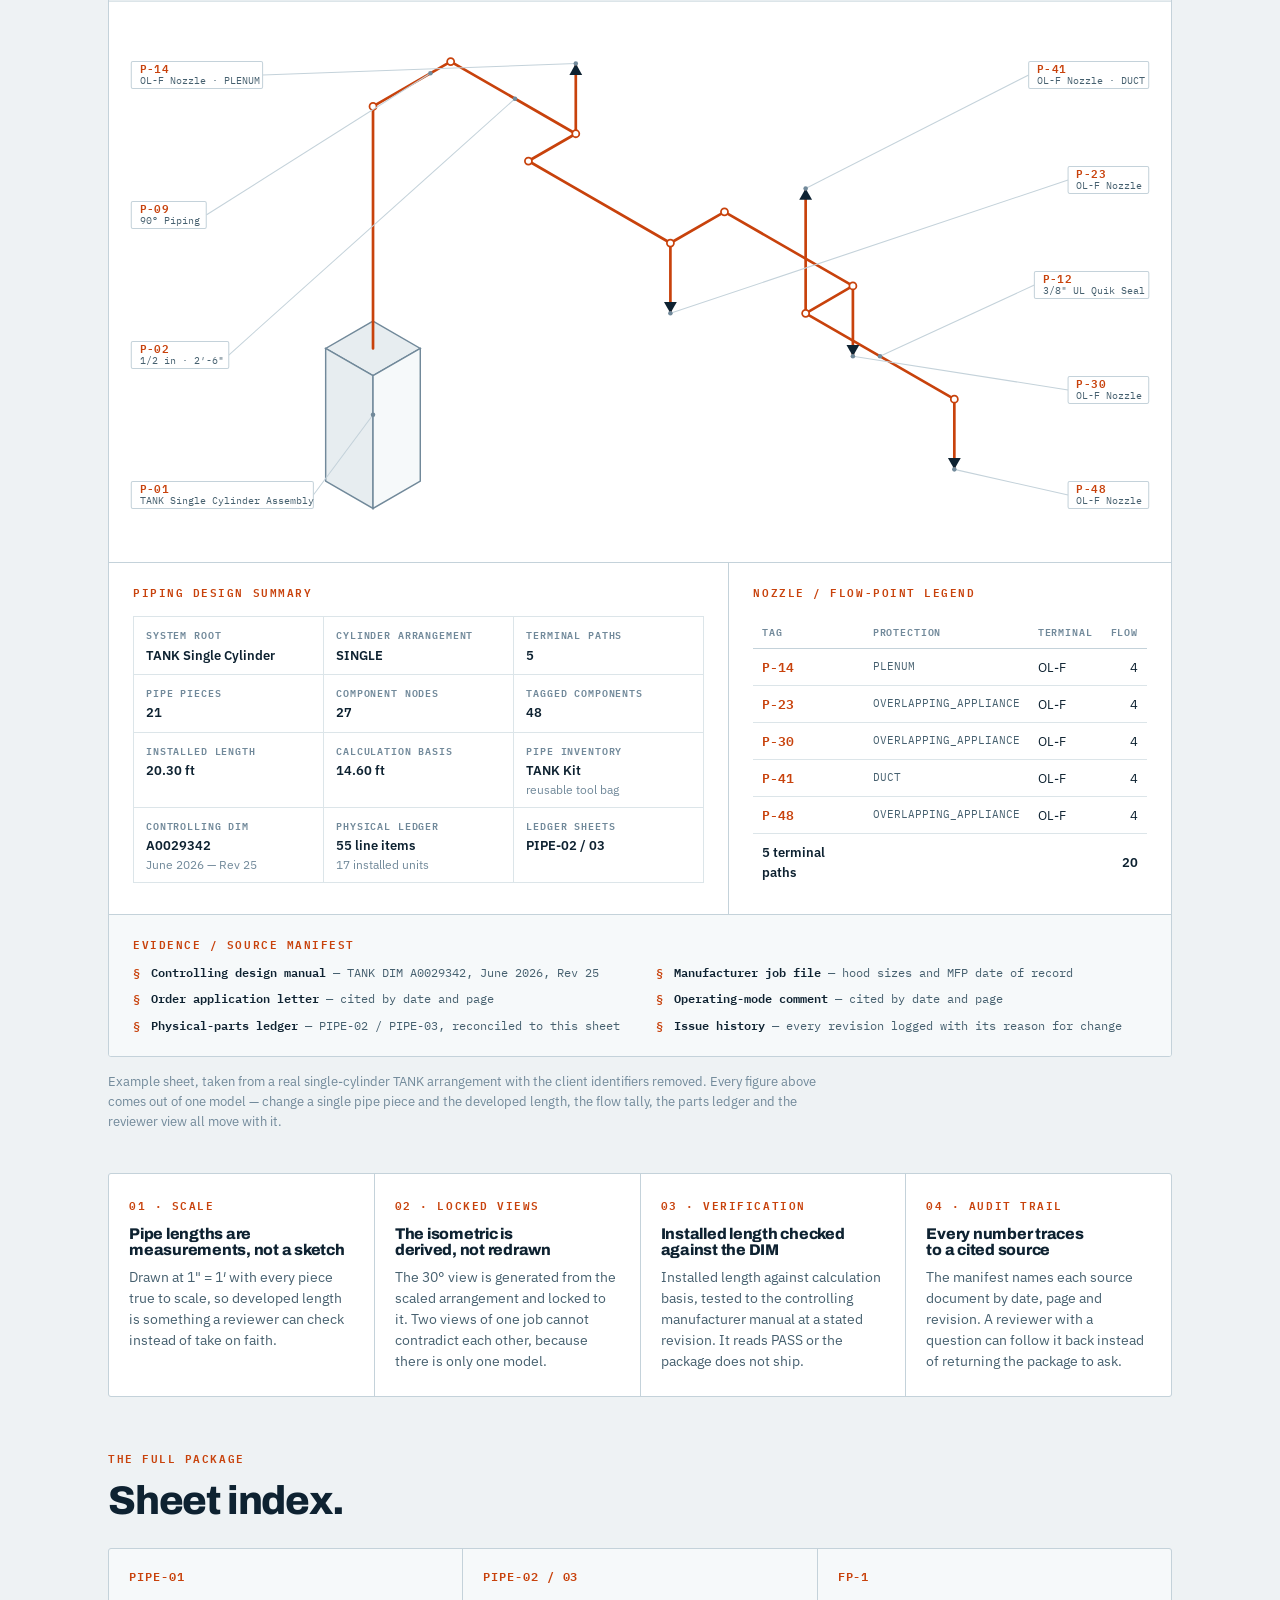
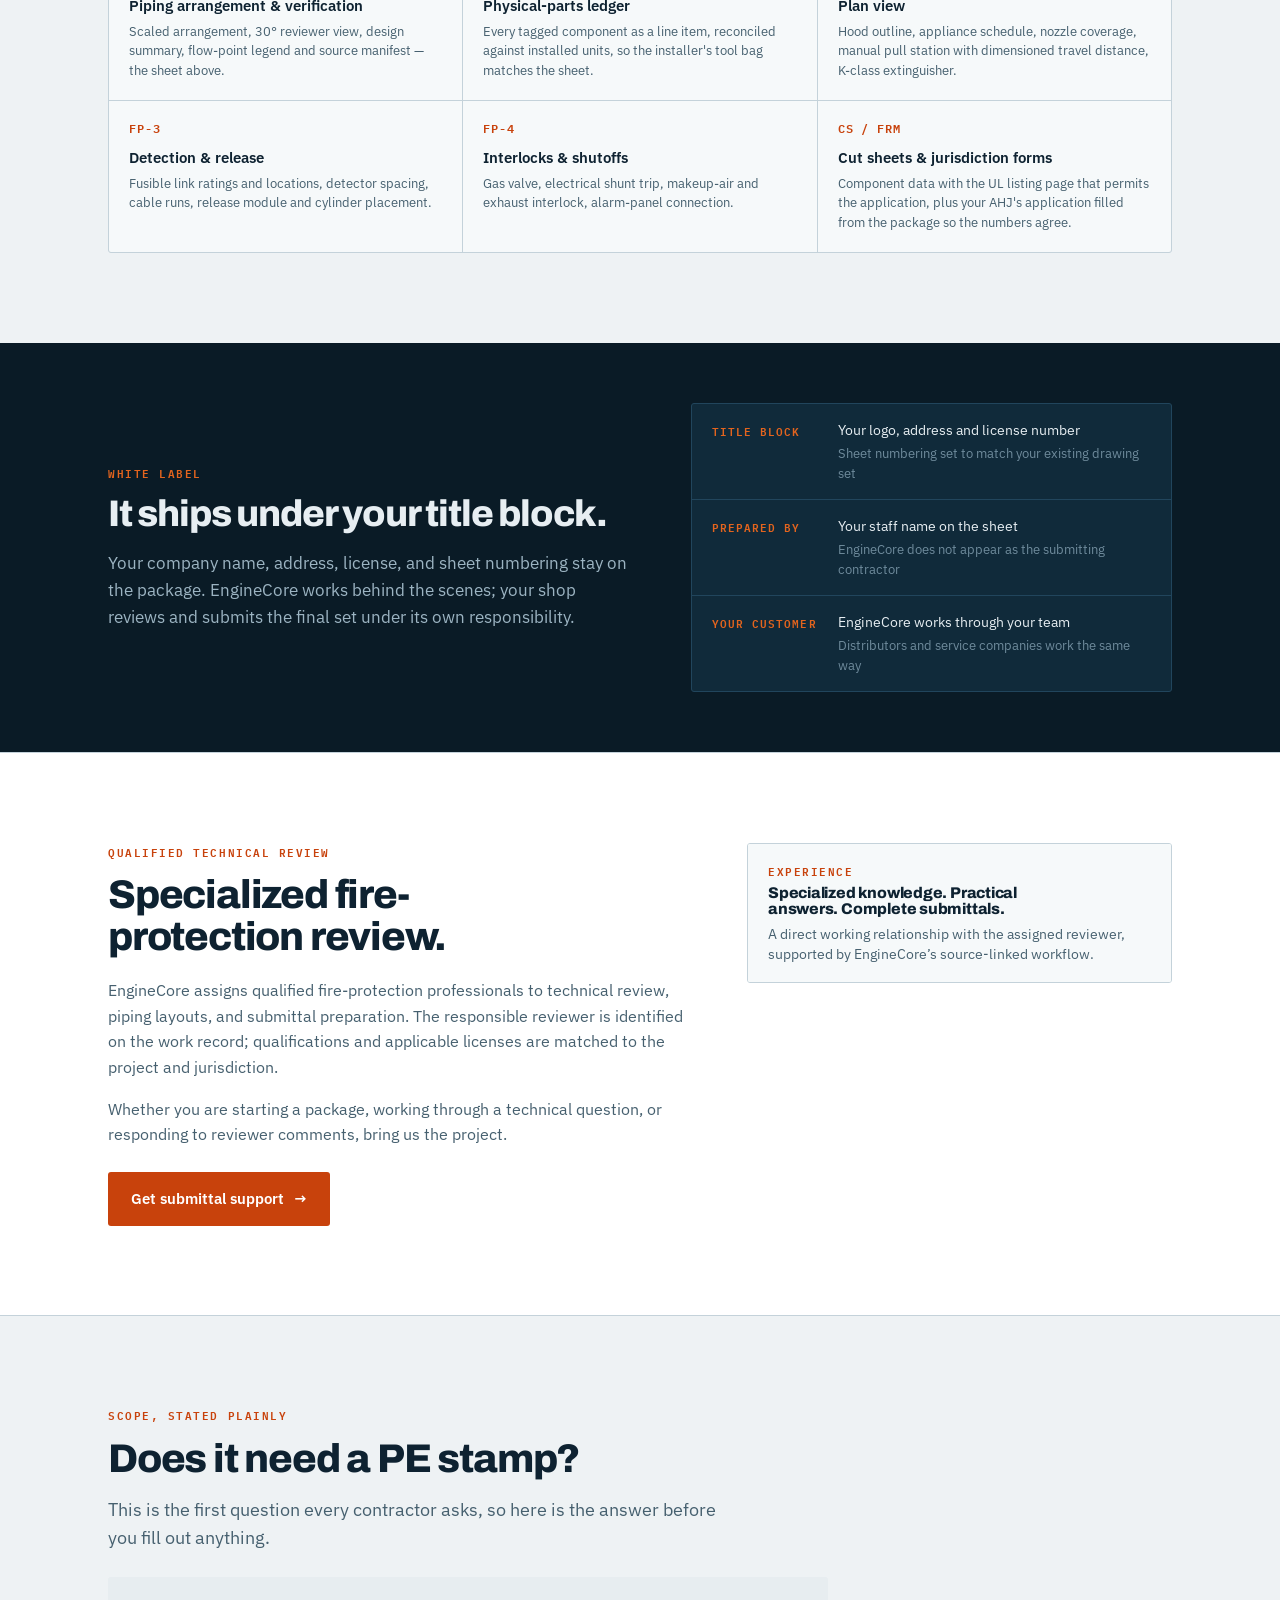
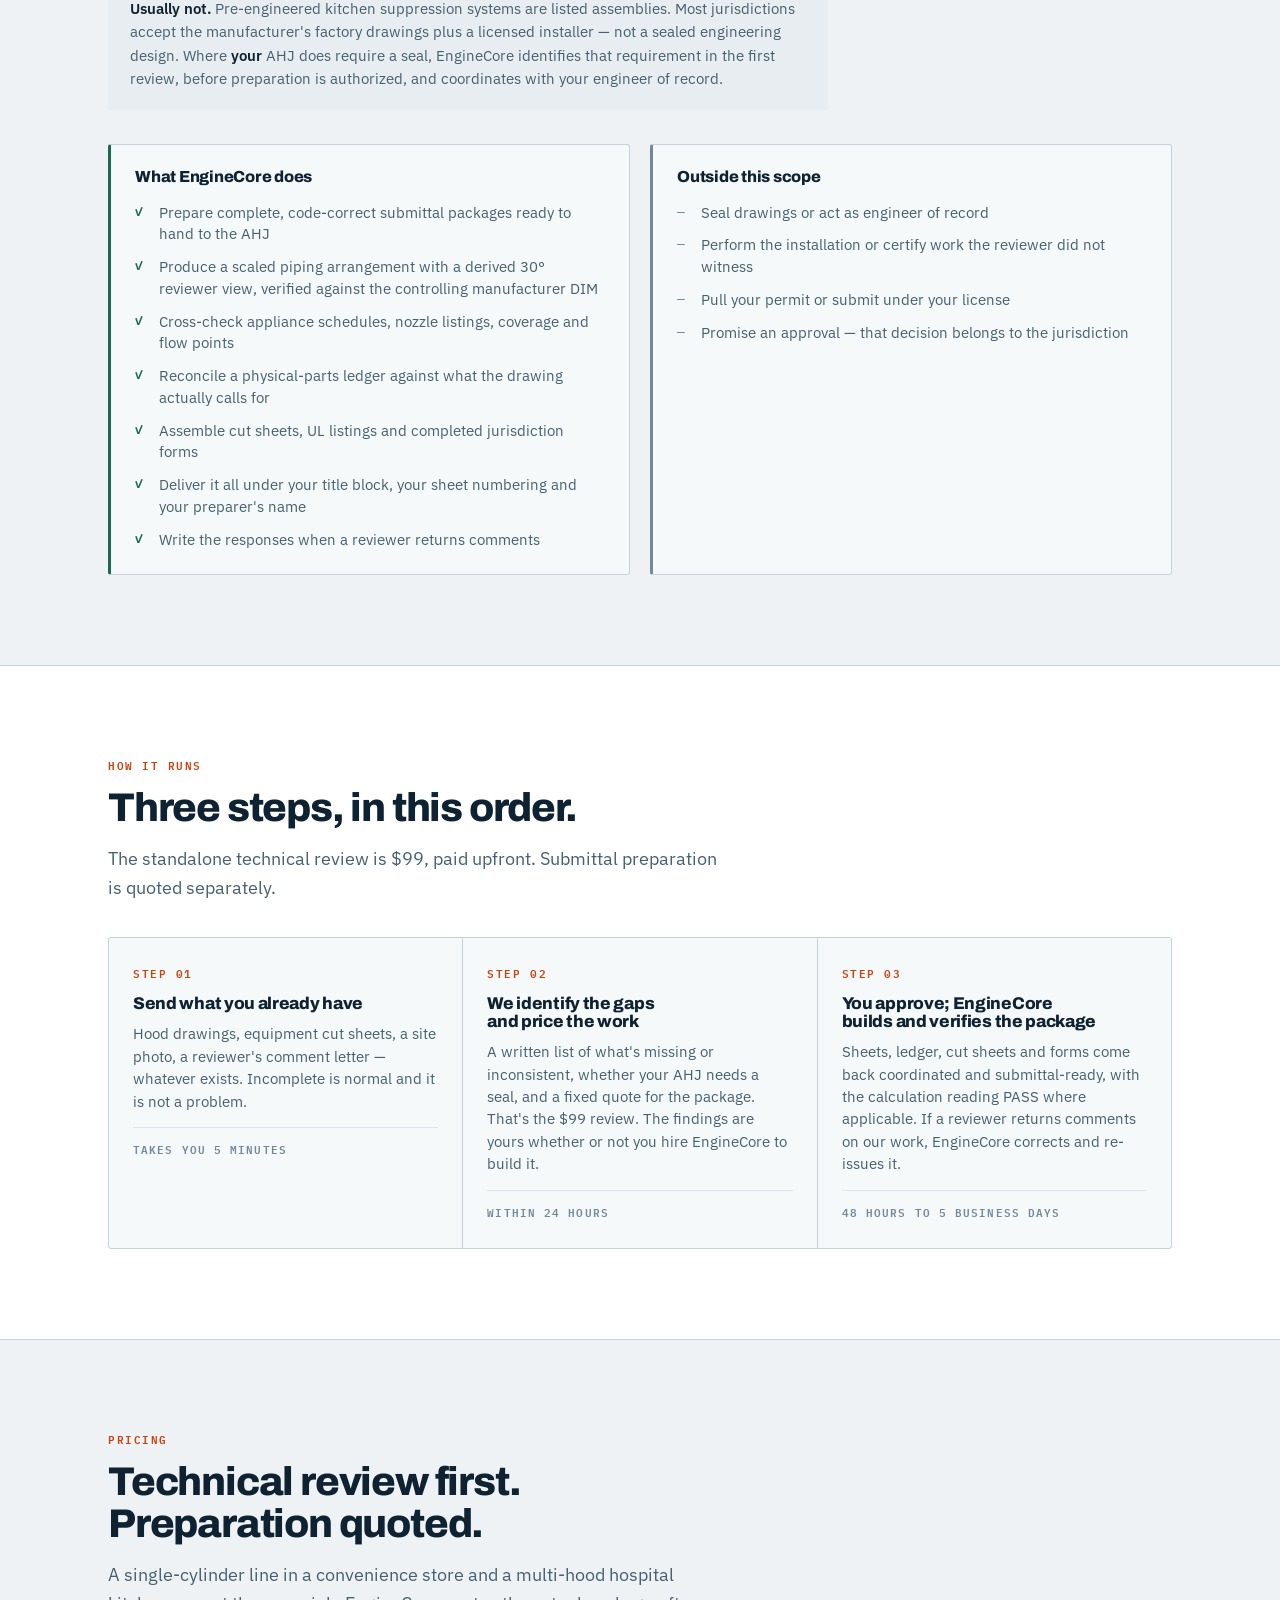
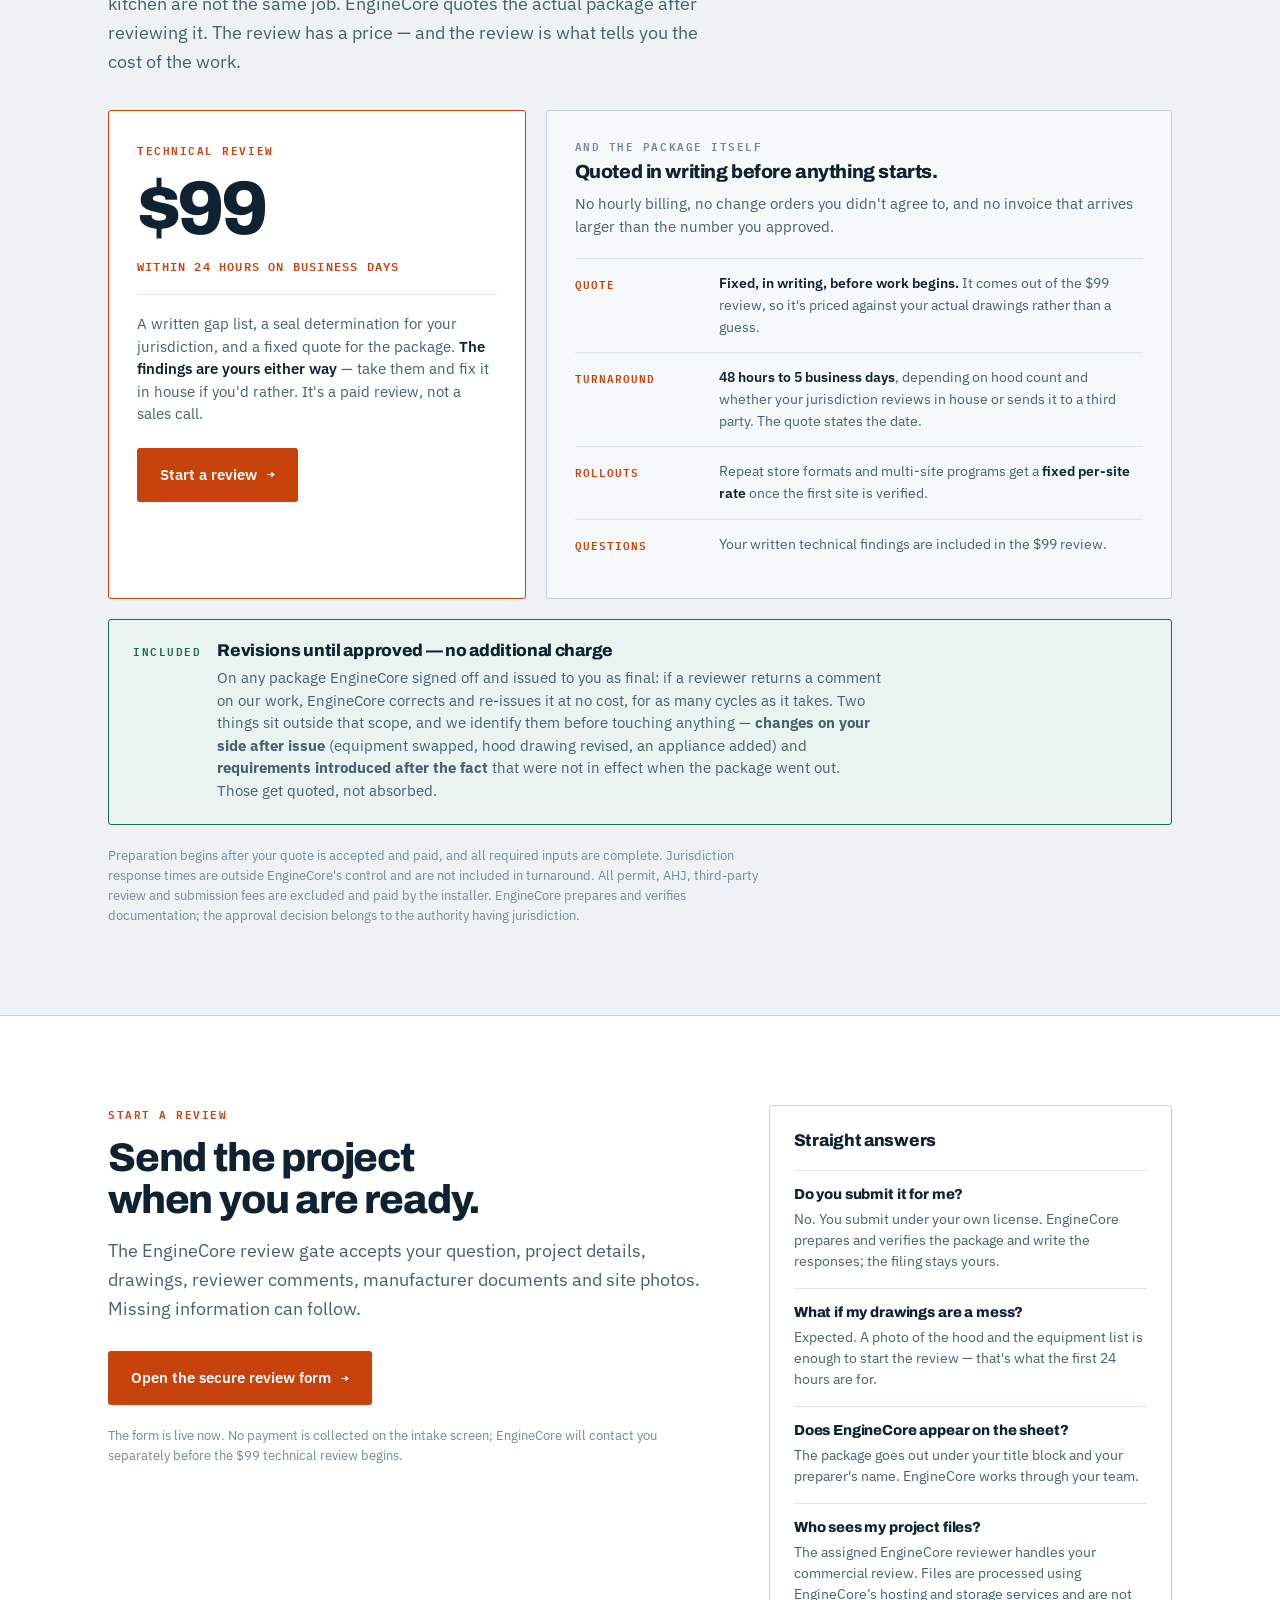
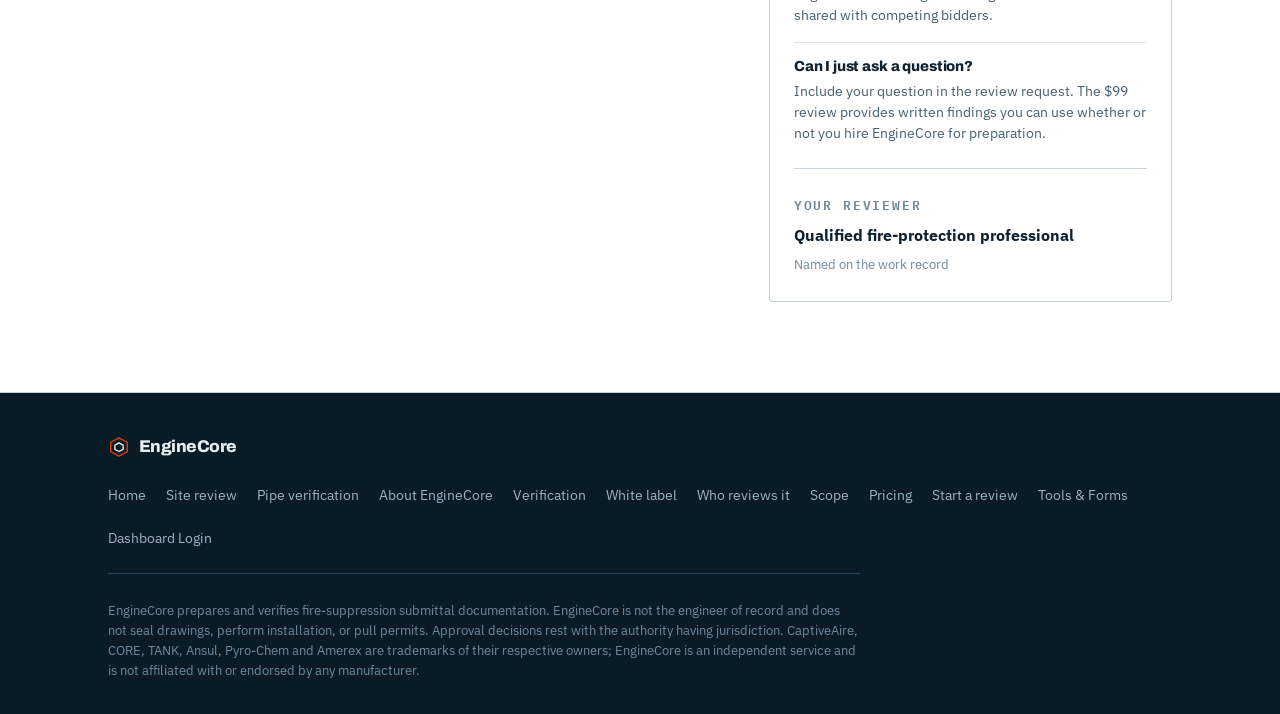
<file: submittal-preparation.html>
<!doctype html>
<html lang="en">
<head>
<meta charset="utf-8">
<meta name="viewport" content="width=device-width, initial-scale=1">
<meta name="referrer" content="no-referrer">
<meta name="description" content="EngineCore provides $99 technical reviews and quoted kitchen fire-suppression submittal preparation, specializing in CaptiveAire CORE and TANK.">
<link rel="canonical" href="https://enginecore.org/submittal-preparation.html">
<title>Submittal Technical Review &amp; Preparation | EngineCore</title>
<link rel="preconnect" href="https://fonts.googleapis.com">
<link rel="preconnect" href="https://fonts.gstatic.com" crossorigin>
<link rel="stylesheet" href="https://fonts.googleapis.com/css2?family=Archivo:wght@600;700;800&family=IBM+Plex+Mono:wght@400;500;600&family=IBM+Plex+Sans:wght@400;500;600&display=swap">

<link rel="stylesheet" href="/site.css">
  <link rel="stylesheet" href="/portal.css">
</head>
<body>
<a class="skip-link" href="#main">Skip to content</a>

<!-- =========================== HEADER =========================== -->
  <header class="ec-header">
    <div class="ec-shell">
      <div class="ec-masthead">
        <a class="ec-brand" href="/" aria-label="EngineCore home"><svg viewBox="0 0 31 35" aria-hidden="true"><path d="M15.5 2 29 9.5v16L15.5 33 2 25.5v-16z" fill="none" stroke="#e7854c" stroke-width="1.8"/><path d="m15.5 10 7 4v8l-7 4-7-4v-8z" fill="none" stroke="#d8e7ef" stroke-width="1.6"/></svg><span>EngineCore<small>Evidence. Fieldwork. Clear decisions.</small></span></a>
        <div class="ec-account"><span class="ec-account-note">Your account.<br>Your working tools.</span><a class="ec-login" href="https://workspace.enginecore.org/portal"><svg viewBox="0 0 20 20" fill="none" stroke="currentColor" stroke-width="1.5" aria-hidden="true"><rect x="2" y="2" width="6" height="6" rx="1"/><rect x="12" y="2" width="6" height="6" rx="1"/><rect x="2" y="12" width="6" height="6" rx="1"/><rect x="12" y="12" width="6" height="6" rx="1"/></svg>Dashboard Login <span aria-hidden="true">↗</span></a></div>
      </div>
      <nav class="ec-nav" aria-label="Main navigation">
        <a href="/#services">Services</a>
        <a href="/site-compliance-review.html">Site Review</a>
        <a aria-current="page" href="/submittal-preparation.html">Submittals</a>
        <a href="/pipe-verification.html">Pipe Verification</a>
        <a href="/tools-and-forms.html">Tools &amp; Forms</a>
        <a href="/about-enginecore.html">About</a>
        <a class="ec-review-link" href="/review.html">Start a Review</a>
      </nav>
    </div>
  </header>

<!-- =========================== HERO =========================== -->
<main id="main"><section class="hero" id="top">
  <div class="shell hero-in">
    <div>
      <span class="tag hero-eyebrow">Kitchen fire suppression &middot; Submittal preparation</span>
      <h1>We catch it before the AHJ does.</h1>
      <p class="hero-sub">
        Submittal packages for <b>CaptiveAire CORE and TANK</b> &mdash; every pipe piece
        tagged, drawn true to scale, and <b>verified against the controlling design
        manual</b> before it ships. EngineCore assigns qualified fire-protection reviewers
        to each project and identifies the responsible reviewer on the final work.
      </p>
      <div class="hero-cta">
        <a class="btn btn-flame" href="/review.html?service=submittal">Start with a $99 review <span class="arw">&rarr;</span></a>
        <a class="btn btn-ghost-band" href="#package">See a verified sheet</a>
      </div>
      <p class="hero-note">Keep your existing service software. Bring us the project.</p>
    </div>

    <div class="sheet">
      <div class="sheet-head">
        <span class="tag">Plan review</span>
        <span class="sheet-title">Comments returned to installer</span>
        <span class="stamp">Not approved</span>
      </div>

      <div class="cmt">
        <div class="cmt-no">01</div>
        <div class="cmt-q">
          Appliance schedule on FP-1 does not match the hood drawing. A fryer appears at
          position 3 that is not on the schedule.
        </div>
        <div class="cmt-a">
          <span class="who">Caught in review</span>
          Equipment changed after the hood drawing was issued. Schedule, nozzle count and
          flow points re-issued to match the built layout.
        </div>
      </div>

      <div class="cmt">
        <div class="cmt-no">02</div>
        <div class="cmt-q">Nozzle type at position 4 is not listed for the appliance shown.</div>
        <div class="cmt-a">
          <span class="who">Caught in review</span>
          Appliance was swapped to a wok range; the nozzle carried over from the prior
          layout. Corrected to the listed nozzle and coverage re-verified.
        </div>
      </div>

      <div class="cmt">
        <div class="cmt-no">03</div>
        <div class="cmt-q">Manual pull station location and travel distance are not shown.</div>
        <div class="cmt-a">
          <span class="who">Caught in review</span>
          Added to plan view with dimensioned egress-path travel distance.
        </div>
      </div>

      <p class="sheet-foot">
        Three real reasons kitchen suppression packages come back. Each one costs you a
        resubmittal cycle and a schedule slip. Finding them is the job.
      </p>
    </div>
  </div>
</section>

<!-- ======================= TITLE BLOCK ======================= -->
<section class="titleblock">
  <div class="shell">
    <div class="tb-grid">
      <div class="tb-cell">
        <span class="tag">Systems</span>
        <div class="val">CaptiveAire CORE &amp; TANK <span>&middot; other listed systems on request</span></div>
      </div>
      <div class="tb-cell">
        <span class="tag">Codes applied</span>
        <div class="val">NFPA 96 &middot; UL 300 <span>&middot; IMC / IFC as adopted</span></div>
      </div>
      <div class="tb-cell">
        <span class="tag">First review</span>
        <div class="val">24 hours <span>&middot; business days</span></div>
      </div>
      <div class="tb-cell">
        <span class="tag">Every package includes</span>
        <div class="val">Scaled piping verification <span>&middot; 30&deg; locked reviewer view &middot; source manifest</span></div>
      </div>
    </div>
  </div>
</section>

<!-- ====================== VERIFICATION ====================== -->
<section class="sec" id="package">
  <div class="shell">
    <div class="sec-head" style="max-width:74ch">
      <span class="tag">What nobody else hands you</span>
      <h2>The drawing, the parts list and the calculation cannot disagree.</h2>
      <p class="lede">
        Every pipe piece is tagged, dimensioned and true to scale. The 30&deg; reviewer view
        is <b>derived and locked</b> from that same arrangement, so the two can never drift
        apart. Then installed length is checked against the manufacturer's controlling
        design manual &mdash; cited by revision number &mdash; and the sheet reads PASS, or
        it is not issued as verified.
      </p>
    </div>

    <div class="vsheet">
      <div class="vsheet-head">
        <div>
          <span class="tag">Sheet PIPE-01 &middot; 11 &times; 17</span>
          <h3>Piping arrangement &amp; verification</h3>
        </div>
        <div class="vsheet-meta">
          <div><span class="tag">Calculation</span><span class="chip chip-pass">Pass</span></div>
          <div><span class="tag">Human confirmation</span><b>Current</b></div>
          <div><span class="tag">Issue</span><b>Rev 9</b></div>
          <div><span class="tag">Status</span><span class="chip chip-draft">Draft &mdash; for review</span></div>
        </div>
      </div>

      <div class="vsheet-viewbar">
        <span class="tag">30&deg; reviewer view</span>
        <span class="chip chip-lock">Derived / locked</span>
        <span class="vscale">Scale auto &middot; 1&quot; = 1&#8242; &middot; pipe piece lengths true to scale</span>
      </div>

      <div class="iso-wrap">
        <svg viewBox="0 0 1000 524" role="img" aria-label="Thirty-degree isometric reviewer view of a single-cylinder TANK piping arrangement: tank assembly, a routed main of twenty-one pipe pieces, and five terminal paths tagged P-14 plenum, P-23, P-30, P-41 duct and P-48, each carrying four flow points.">
          <path class="i-eqf" d="M241.8 297.0 L287.5 323.4 L241.8 349.8 L196.0 323.4 Z"></path>
          <path class="i-eqf" d="M196.0 451.8 L241.8 478.2 L241.8 349.8 L196.0 323.4 Z"></path>
          <path class="i-eqs" d="M287.5 451.8 L241.8 478.2 L241.8 349.8 L287.5 323.4 Z"></path>
          <path class="i-pipe" d="M241.8 323.4 L241.8 89.4 L316.9 46.0 L437.9 115.8 L392.1 142.2 L529.4 221.5 L581.7 191.3 L705.9 263.0 L660.2 289.5 L804.0 372.5"></path>
          <path class="i-pipe" d="M437.9 115.8 L437.9 47.9"></path>
          <path class="i-arrow" d="M431.7 58.9 L444.1 58.9 L437.9 47.9 Z"></path>
          <path class="i-pipe" d="M529.4 221.5 L529.4 289.5"></path>
          <path class="i-arrow" d="M523.2 278.5 L535.6 278.5 L529.4 289.5 Z"></path>
          <path class="i-pipe" d="M705.9 263.0 L705.9 331.0"></path>
          <path class="i-arrow" d="M699.7 320.0 L712.1 320.0 L705.9 331.0 Z"></path>
          <path class="i-pipe" d="M660.2 289.5 L660.2 168.7"></path>
          <path class="i-arrow" d="M654.0 179.7 L666.4 179.7 L660.2 168.7 Z"></path>
          <path class="i-pipe" d="M804.0 372.5 L804.0 440.4"></path>
          <path class="i-arrow" d="M797.8 429.4 L810.2 429.4 L804.0 440.4 Z"></path>
          <circle class="i-node" cx="241.8" cy="89.4" r="3.4"></circle>
          <circle class="i-node" cx="316.9" cy="46.0" r="3.4"></circle>
          <circle class="i-node" cx="437.9" cy="115.8" r="3.4"></circle>
          <circle class="i-node" cx="392.1" cy="142.2" r="3.4"></circle>
          <circle class="i-node" cx="529.4" cy="221.5" r="3.4"></circle>
          <circle class="i-node" cx="581.7" cy="191.3" r="3.4"></circle>
          <circle class="i-node" cx="705.9" cy="263.0" r="3.4"></circle>
          <circle class="i-node" cx="660.2" cy="289.5" r="3.4"></circle>
          <circle class="i-node" cx="804.0" cy="372.5" r="3.4"></circle>
          <path class="i-lead" d="M135.0 59.0 L437.9 47.9"></path>
          <circle class="i-leaddot" cx="437.9" cy="47.9" r="2.2"></circle>
          <rect class="i-tag" x="8.0" y="46.0" width="127.0" height="26.0" rx="1.5"></rect>
          <text class="i-code" x="16.0" y="57.5">P-14</text>
          <text class="i-desc" x="16.0" y="67.5">OL-F Nozzle &middot; PLENUM</text>
          <path class="i-lead" d="M80.5 194.4 L297.3 57.3"></path>
          <circle class="i-leaddot" cx="297.3" cy="57.3" r="2.2"></circle>
          <rect class="i-tag" x="8.0" y="181.4" width="72.5" height="26.0" rx="1.5"></rect>
          <text class="i-code" x="16.0" y="192.9">P-09</text>
          <text class="i-desc" x="16.0" y="202.9">90&#176; Piping</text>
          <path class="i-lead" d="M102.3 329.8 L379.1 81.9"></path>
          <circle class="i-leaddot" cx="379.1" cy="81.9" r="2.2"></circle>
          <rect class="i-tag" x="8.0" y="316.8" width="94.3" height="26.0" rx="1.5"></rect>
          <text class="i-code" x="16.0" y="328.3">P-02</text>
          <text class="i-desc" x="16.0" y="338.3">1/2 in &middot; 2&#8242;-6&quot;</text>
          <path class="i-lead" d="M184.1 465.2 L241.8 387.6"></path>
          <circle class="i-leaddot" cx="241.8" cy="387.6" r="2.2"></circle>
          <rect class="i-tag" x="8.0" y="452.2" width="176.1" height="26.0" rx="1.5"></rect>
          <text class="i-code" x="16.0" y="463.7">P-01</text>
          <text class="i-desc" x="16.0" y="473.7">TANK Single Cylinder Assembly</text>
          <path class="i-lead" d="M875.9 59.0 L660.2 168.7"></path>
          <circle class="i-leaddot" cx="660.2" cy="168.7" r="2.2"></circle>
          <rect class="i-tag" x="875.9" y="46.0" width="116.1" height="26.0" rx="1.5"></rect>
          <text class="i-code" x="883.9" y="57.5">P-41</text>
          <text class="i-desc" x="883.9" y="67.5">OL-F Nozzle &middot; DUCT</text>
          <path class="i-lead" d="M914.0 160.5 L529.4 289.5"></path>
          <circle class="i-leaddot" cx="529.4" cy="289.5" r="2.2"></circle>
          <rect class="i-tag" x="914.0" y="147.5" width="78.0" height="26.0" rx="1.5"></rect>
          <text class="i-code" x="922.0" y="159.0">P-23</text>
          <text class="i-desc" x="922.0" y="169.0">OL-F Nozzle</text>
          <path class="i-lead" d="M881.4 262.1 L732.1 331.0"></path>
          <circle class="i-leaddot" cx="732.1" cy="331.0" r="2.2"></circle>
          <rect class="i-tag" x="881.4" y="249.1" width="110.7" height="26.0" rx="1.5"></rect>
          <text class="i-code" x="889.4" y="260.6">P-12</text>
          <text class="i-desc" x="889.4" y="270.6">3/8&quot; UL Quik Seal</text>
          <path class="i-lead" d="M914.0 363.6 L705.9 331.0"></path>
          <circle class="i-leaddot" cx="705.9" cy="331.0" r="2.2"></circle>
          <rect class="i-tag" x="914.0" y="350.6" width="78.0" height="26.0" rx="1.5"></rect>
          <text class="i-code" x="922.0" y="362.1">P-30</text>
          <text class="i-desc" x="922.0" y="372.1">OL-F Nozzle</text>
          <path class="i-lead" d="M914.0 465.2 L804.0 440.4"></path>
          <circle class="i-leaddot" cx="804.0" cy="440.4" r="2.2"></circle>
          <rect class="i-tag" x="914.0" y="452.2" width="78.0" height="26.0" rx="1.5"></rect>
          <text class="i-code" x="922.0" y="463.7">P-48</text>
          <text class="i-desc" x="922.0" y="473.7">OL-F Nozzle</text>
        </svg>
      </div>

      <div class="vsheet-grid">
        <div class="vpanel">
          <div class="vpanel-head"><span class="tag">Piping design summary</span></div>
          <dl class="vsum">
            <div><dt>System root</dt><dd>TANK Single Cylinder</dd></div>
            <div><dt>Cylinder arrangement</dt><dd>SINGLE</dd></div>
            <div><dt>Terminal paths</dt><dd>5</dd></div>
            <div><dt>Pipe pieces</dt><dd>21</dd></div>
            <div><dt>Component nodes</dt><dd>27</dd></div>
            <div><dt>Tagged components</dt><dd>48</dd></div>
            <div><dt>Installed length</dt><dd>20.30 ft</dd></div>
            <div><dt>Calculation basis</dt><dd>14.60 ft</dd></div>
            <div><dt>Pipe inventory</dt><dd>TANK Kit<small>reusable tool bag</small></dd></div>
            <div><dt>Controlling DIM</dt><dd>A0029342<small>June 2026 &mdash; Rev 25</small></dd></div>
            <div><dt>Physical ledger</dt><dd>55 line items<small>17 installed units</small></dd></div>
            <div><dt>Ledger sheets</dt><dd>PIPE-02 / 03</dd></div>
          </dl>
        </div>

        <div class="vpanel">
          <div class="vpanel-head"><span class="tag">Nozzle / flow-point legend</span></div>
          <table class="vtable">
            <thead>
              <tr><th>Tag</th><th>Protection</th><th>Terminal</th><th>Flow</th></tr>
            </thead>
            <tbody>
              <tr><td>P-14</td><td>PLENUM</td><td>OL-F</td><td>4</td></tr>
              <tr><td>P-23</td><td>OVERLAPPING_APPLIANCE</td><td>OL-F</td><td>4</td></tr>
              <tr><td>P-30</td><td>OVERLAPPING_APPLIANCE</td><td>OL-F</td><td>4</td></tr>
              <tr><td>P-41</td><td>DUCT</td><td>OL-F</td><td>4</td></tr>
              <tr><td>P-48</td><td>OVERLAPPING_APPLIANCE</td><td>OL-F</td><td>4</td></tr>
            </tbody>
            <tfoot>
              <tr><td>5 terminal paths</td><td></td><td></td><td>20</td></tr>
            </tfoot>
          </table>
        </div>
      </div>

      <div class="vmanifest">
        <span class="tag">Evidence / source manifest</span>
        <ul>
          <li><b>Controlling design manual</b> &mdash; TANK DIM A0029342, June 2026, Rev 25</li>
          <li><b>Manufacturer job file</b> &mdash; hood sizes and MFP date of record</li>
          <li><b>Order application letter</b> &mdash; cited by date and page</li>
          <li><b>Operating-mode comment</b> &mdash; cited by date and page</li>
          <li><b>Physical-parts ledger</b> &mdash; PIPE-02 / PIPE-03, reconciled to this sheet</li>
          <li><b>Issue history</b> &mdash; every revision logged with its reason for change</li>
        </ul>
      </div>
    </div>

    <p class="dwg-cap">
      Example sheet, taken from a real single-cylinder TANK arrangement with the client
      identifiers removed. Every figure above comes out of one model &mdash; change a single
      pipe piece and the developed length, the flow tally, the parts ledger and the
      reviewer view all move with it.
    </p>

    <div class="claims">
      <div class="claim">
        <span class="tag">01 &middot; Scale</span>
        <h4>Pipe lengths are measurements, not a sketch</h4>
        <p>
          Drawn at 1&quot;&nbsp;=&nbsp;1&#8242; with every piece true to scale, so developed
          length is something a reviewer can check instead of take on faith.
        </p>
      </div>
      <div class="claim">
        <span class="tag">02 &middot; Locked views</span>
        <h4>The isometric is derived, not redrawn</h4>
        <p>
          The 30&deg; view is generated from the scaled arrangement and locked to it. Two
          views of one job cannot contradict each other, because there is only one model.
        </p>
      </div>
      <div class="claim">
        <span class="tag">03 &middot; Verification</span>
        <h4>Installed length checked against the DIM</h4>
        <p>
          Installed length against calculation basis, tested to the controlling manufacturer
          manual at a stated revision. It reads PASS or the package does not ship.
        </p>
      </div>
      <div class="claim">
        <span class="tag">04 &middot; Audit trail</span>
        <h4>Every number traces to a cited source</h4>
        <p>
          The manifest names each source document by date, page and revision. A reviewer
          with a question can follow it back instead of returning the package to ask.
        </p>
      </div>
    </div>

    <div class="sec-head" style="margin-top:52px">
      <span class="tag">The full package</span>
      <h2>Sheet index.</h2>
    </div>

    <div class="sheets">
      <div class="sheet-row">
        <span class="code">PIPE-01</span>
        <div class="name">Piping arrangement &amp; verification</div>
        <div class="desc">
          Scaled arrangement, 30&deg; reviewer view, design summary, flow-point legend and
          source manifest &mdash; the sheet above.
        </div>
      </div>
      <div class="sheet-row">
        <span class="code">PIPE-02 / 03</span>
        <div class="name">Physical-parts ledger</div>
        <div class="desc">
          Every tagged component as a line item, reconciled against installed units, so the
          installer's tool bag matches the sheet.
        </div>
      </div>
      <div class="sheet-row">
        <span class="code">FP-1</span>
        <div class="name">Plan view</div>
        <div class="desc">
          Hood outline, appliance schedule, nozzle coverage, manual pull station with
          dimensioned travel distance, K-class extinguisher.
        </div>
      </div>
      <div class="sheet-row">
        <span class="code">FP-3</span>
        <div class="name">Detection &amp; release</div>
        <div class="desc">
          Fusible link ratings and locations, detector spacing, cable runs, release module
          and cylinder placement.
        </div>
      </div>
      <div class="sheet-row">
        <span class="code">FP-4</span>
        <div class="name">Interlocks &amp; shutoffs</div>
        <div class="desc">
          Gas valve, electrical shunt trip, makeup-air and exhaust interlock, alarm-panel
          connection.
        </div>
      </div>
      <div class="sheet-row">
        <span class="code">CS / FRM</span>
        <div class="name">Cut sheets &amp; jurisdiction forms</div>
        <div class="desc">
          Component data with the UL listing page that permits the application, plus your
          AHJ's application filled from the package so the numbers agree.
        </div>
      </div>
    </div>
  </div>
</section>

<!-- ======================== WHITE LABEL ======================== -->
<section class="whitelabel" id="whitelabel">
  <div class="shell wl-in">
    <div class="wl-copy">
      <span class="tag">White label</span>
      <h2>It ships under your title block.</h2>
      <p>
        Your company name, address, license, and sheet numbering stay on the package.
        EngineCore works behind the scenes; your shop reviews and submits the final set
        under its own responsibility.
      </p>
    </div>

    <ul class="wl-list">
      <li>
        <span class="k">Title block</span>
        <span class="v">Your logo, address and license number
          <span>Sheet numbering set to match your existing drawing set</span></span>
      </li>
      <li>
        <span class="k">Prepared by</span>
        <span class="v">Your staff name on the sheet
          <span>EngineCore does not appear as the submitting contractor</span></span>
      </li>
      <li>
        <span class="k">Your customer</span>
        <span class="v">EngineCore works through your team
          <span>Distributors and service companies work the same way</span></span>
      </li>
    </ul>
  </div>
</section>

<section class="sec sec-alt" id="credentials"><div class="shell cred"><div class="cred-body"><div class="sec-head"><span class="tag">Qualified technical review</span><h2>Specialized fire-protection review.</h2></div><p style="margin-top:20px">EngineCore assigns qualified fire-protection professionals to technical review, piping layouts, and submittal preparation. The responsible reviewer is identified on the work record; qualifications and applicable licenses are matched to the project and jurisdiction.</p><p>Whether you are starting a package, working through a technical question, or responding to reviewer comments, bring us the project.</p><a class="btn btn-flame" href="/review.html?service=submittal" style="margin-top:24px">Get submittal support <span aria-hidden="true">→</span></a></div><div class="certs"><div class="cert"><span class="tag">Experience</span><h4>Specialized knowledge. Practical answers. Complete submittals.</h4><p>A direct working relationship with the assigned reviewer, supported by EngineCore’s source-linked workflow.</p></div></div></div></section>
<!-- ========================== SCOPE ========================== -->
<section class="sec" id="scope">
  <div class="shell">
    <div class="sec-head">
      <span class="tag">Scope, stated plainly</span>
      <h2>Does it need a PE stamp?</h2>
      <p class="lede">
        This is the first question every contractor asks, so here is the answer before you
        fill out anything.
      </p>
    </div>

    <div class="scope-answer">
      <strong>Usually not.</strong> Pre-engineered kitchen suppression systems are listed
      assemblies. Most jurisdictions accept the manufacturer's factory drawings plus a
      licensed installer &mdash; not a sealed engineering design. Where <strong>your</strong>
      AHJ does require a seal, EngineCore identifies that requirement in the first review,
      before preparation is authorized, and coordinates with your engineer of record.
    </div>

    <div class="scope">
      <div class="scope-col scope-do">
        <h3>What EngineCore does</h3>
        <ul>
          <li>Prepare complete, code-correct submittal packages ready to hand to the AHJ</li>
          <li>Produce a scaled piping arrangement with a derived 30&deg; reviewer view, verified against the controlling manufacturer DIM</li>
          <li>Cross-check appliance schedules, nozzle listings, coverage and flow points</li>
          <li>Reconcile a physical-parts ledger against what the drawing actually calls for</li>
          <li>Assemble cut sheets, UL listings and completed jurisdiction forms</li>
          <li>Deliver it all under your title block, your sheet numbering and your preparer's name</li>
          <li>Write the responses when a reviewer returns comments</li>
        </ul>
      </div>
      <div class="scope-col scope-dont">
        <h3>Outside this scope</h3>
        <ul>
          <li>Seal drawings or act as engineer of record</li>
          <li>Perform the installation or certify work the reviewer did not witness</li>
          <li>Pull your permit or submit under your license</li>
          <li>Promise an approval &mdash; that decision belongs to the jurisdiction</li>
        </ul>
      </div>
    </div>
  </div>
</section>

<!-- ========================= PROCESS ========================= -->
<section class="sec sec-alt" id="process">
  <div class="shell">
    <div class="sec-head">
      <span class="tag">How it runs</span>
      <h2>Three steps, in this order.</h2>
      <p class="lede">
        The standalone technical review is $99, paid upfront. Submittal preparation is quoted separately.
      </p>
    </div>

    <div class="steps">
      <div class="step">
        <span class="step-no">STEP 01</span>
        <h3>Send what you already have</h3>
        <p>
          Hood drawings, equipment cut sheets, a site photo, a reviewer's comment letter
          &mdash; whatever exists. Incomplete is normal and it is not a problem.
        </p>
        <span class="when">Takes you 5 minutes</span>
      </div>
      <div class="step">
        <span class="step-no">STEP 02</span>
        <h3>We identify the gaps and price the work</h3>
        <p>
          A written list of what's missing or inconsistent, whether your AHJ needs a seal,
          and a fixed quote for the package. That's the $99 review. The findings are yours
          whether or not you hire EngineCore to build it.
        </p>
        <span class="when">Within 24 hours</span>
      </div>
      <div class="step">
        <span class="step-no">STEP 03</span>
        <h3>You approve; EngineCore builds and verifies the package</h3>
        <p>
          Sheets, ledger, cut sheets and forms come back coordinated and submittal-ready,
          with the calculation reading PASS where applicable. If a reviewer returns comments
          on our work, EngineCore corrects and re-issues it.
        </p>
        <span class="when">48 hours to 5 business days</span>
      </div>
    </div>
  </div>
</section>

<!-- ========================= PRICING ========================= -->
<section class="sec" id="pricing">
  <div class="shell">
    <div class="sec-head">
      <span class="tag">Pricing</span>
      <h2>Technical review first. Preparation quoted.</h2>
      <p class="lede">
        A single-cylinder line in a convenience store and a multi-hood hospital kitchen are
        not the same job. EngineCore quotes the actual package after reviewing it. The review has
        a price &mdash; and the review is what tells you the cost of the work.
      </p>
    </div>

    <div class="pricing">
      <div class="pricebox">
        <span class="tag">Technical review</span>
        <div class="amt">$99</div>
        <div class="turn">Within 24 hours on business days</div>
        <p class="say">
          A written gap list, a seal determination for your jurisdiction, and a fixed quote
          for the package. <b>The findings are yours either way</b> &mdash; take them and
          fix it in house if you'd rather. It's a paid review, not a sales call.
        </p>
        <a class="btn btn-flame" href="/review.html?service=submittal">Start a review <span class="arw">&rarr;</span></a>
      </div>

      <div class="pricerest">
        <span class="tag">And the package itself</span>
        <h3>Quoted in writing before anything starts.</h3>
        <p>
          No hourly billing, no change orders you didn't agree to, and no invoice that
          arrives larger than the number you approved.
        </p>
        <ul class="prlist">
          <li>
            <span class="k">Quote</span>
            <span class="v"><b>Fixed, in writing, before work begins.</b> It comes out of the
            $99 review, so it's priced against your actual drawings rather than a guess.</span>
          </li>
          <li>
            <span class="k">Turnaround</span>
            <span class="v"><b>48 hours to 5 business days</b>, depending on hood count and
            whether your jurisdiction reviews in house or sends it to a third party. The
            quote states the date.</span>
          </li>
          <li>
            <span class="k">Rollouts</span>
            <span class="v">Repeat store formats and multi-site programs get a <b>fixed
            per-site rate</b> once the first site is verified.</span>
          </li>
          <li>
            <span class="k">Questions</span>
            <span class="v">Your written technical findings are included in the $99 review.</span>
          </li>
        </ul>
      </div>
    </div>

    <div class="guarantee">
      <span class="tag">Included</span>
      <div>
        <h3>Revisions until approved &mdash; no additional charge</h3>
        <p>
          On any package EngineCore signed off and issued to you as final: if a reviewer returns a
          comment on our work, EngineCore corrects and re-issues it at no cost, for as many cycles as it
          takes. Two things sit outside that scope, and we identify them before touching
          anything &mdash; <b>changes on your side after issue</b> (equipment swapped, hood
          drawing revised, an appliance added) and <b>requirements introduced after the
          fact</b> that were not in effect when the package went out. Those get quoted, not
          absorbed.
        </p>
      </div>
    </div>

    <p class="fineprint">
      Preparation begins after your quote is accepted and paid, and all required inputs are complete. Jurisdiction
      response times are outside EngineCore's control and are not included in turnaround. All permit,
      AHJ, third-party review and submission fees are excluded and paid by the installer. EngineCore
      prepares and verifies documentation; the approval decision belongs to the authority
      having jurisdiction.
    </p>
  </div>
</section>

<!-- ========================== INTAKE ========================== -->
<section class="sec sec-alt" id="intake">
  <div class="shell intake">
    <div>
      <div class="sec-head">
        <span class="tag">Start a review</span>
        <h2>Send the project when you are ready.</h2>
        <p class="lede">The EngineCore review gate accepts your question, project details, drawings, reviewer comments, manufacturer documents and site photos. Missing information can follow.</p>
      </div>
      <a class="btn btn-flame" href="/review.html?service=submittal" style="margin-top:28px">Open the secure review form <span class="arw">&rarr;</span></a>
      <p class="fineprint">The form is live now. No payment is collected on the intake screen; EngineCore will contact you separately before the $99 technical review begins.</p>
    </div>

    <aside class="aside">
      <h3>Straight answers</h3>
      <div class="faq">
        <div class="faq-item">
          <h4>Do you submit it for me?</h4>
          <p>
            No. You submit under your own license. EngineCore prepares and verifies the package and
            write the responses; the filing stays yours.
          </p>
        </div>
        <div class="faq-item">
          <h4>What if my drawings are a mess?</h4>
          <p>
            Expected. A photo of the hood and the equipment list is enough to start the
            review &mdash; that's what the first 24 hours are for.
          </p>
        </div>
        <div class="faq-item">
          <h4>Does EngineCore appear on the sheet?</h4>
          <p>
            The package goes out under your title block and your preparer's name. EngineCore
            works through your team.
          </p>
        </div>
        <div class="faq-item">
          <h4>Who sees my project files?</h4>
          <p>
            The assigned EngineCore reviewer handles your commercial review. Files are processed using EngineCore’s hosting and storage services and are not shared with competing bidders.
          </p>
        </div>
        <div class="faq-item">
          <h4>Can I just ask a question?</h4>
          <p>
            Include your question in the review request. The $99 review provides written findings you can use whether or not you hire EngineCore for preparation.
          </p>
        </div>
      </div>

      <div class="aside-tel"><span class="tag">Your reviewer</span><strong>Qualified fire-protection professional</strong><span>Named on the work record</span></div>
    </aside>
  </div>
</section>

<!-- ========================== FOOTER ========================== -->
</main><footer class="foot">
  <div class="shell foot-in">
    <a class="mark" href="/">
      <svg width="22" height="22" viewBox="0 0 24 24" aria-hidden="true">
        <path d="M12 2 21 7v10l-9 5-9-5V7z" fill="none" stroke="#C8420C" stroke-width="1.7"></path>
        <path d="M12 7.5 16.5 10v4.5L12 17l-4.5-2.5V10z" fill="none" stroke="#E7EEF2" stroke-width="1.5"></path>
      </svg>
      EngineCore
    </a>
    <nav class="foot-nav"><a href="/">Home</a><a href="/site-compliance-review.html">Site review</a><a href="/pipe-verification.html">Pipe verification</a><a href="/about-enginecore.html">About EngineCore</a>
      <a href="#package">Verification</a>
      <a href="#whitelabel">White label</a>
      <a href="#credentials">Who reviews it</a>
      <a href="#scope">Scope</a>
      <a href="#pricing">Pricing</a>
      <a href="/review.html">Start a review</a>
    <a href="/tools-and-forms.html">Tools &amp; Forms</a><a href="https://workspace.enginecore.org/portal">Dashboard Login</a></nav>
    <p class="foot-legal">
      EngineCore prepares and verifies fire-suppression submittal documentation. EngineCore
      is not the engineer of record and does not seal drawings, perform installation, or
      pull permits. Approval decisions rest with the authority having jurisdiction.
      CaptiveAire, CORE, TANK, Ansul, Pyro-Chem and Amerex are trademarks of their
      respective owners; EngineCore is an independent service and is not affiliated with or
      endorsed by any manufacturer.
    </p>
  </div>
</footer>

</body>
</html>
</file>
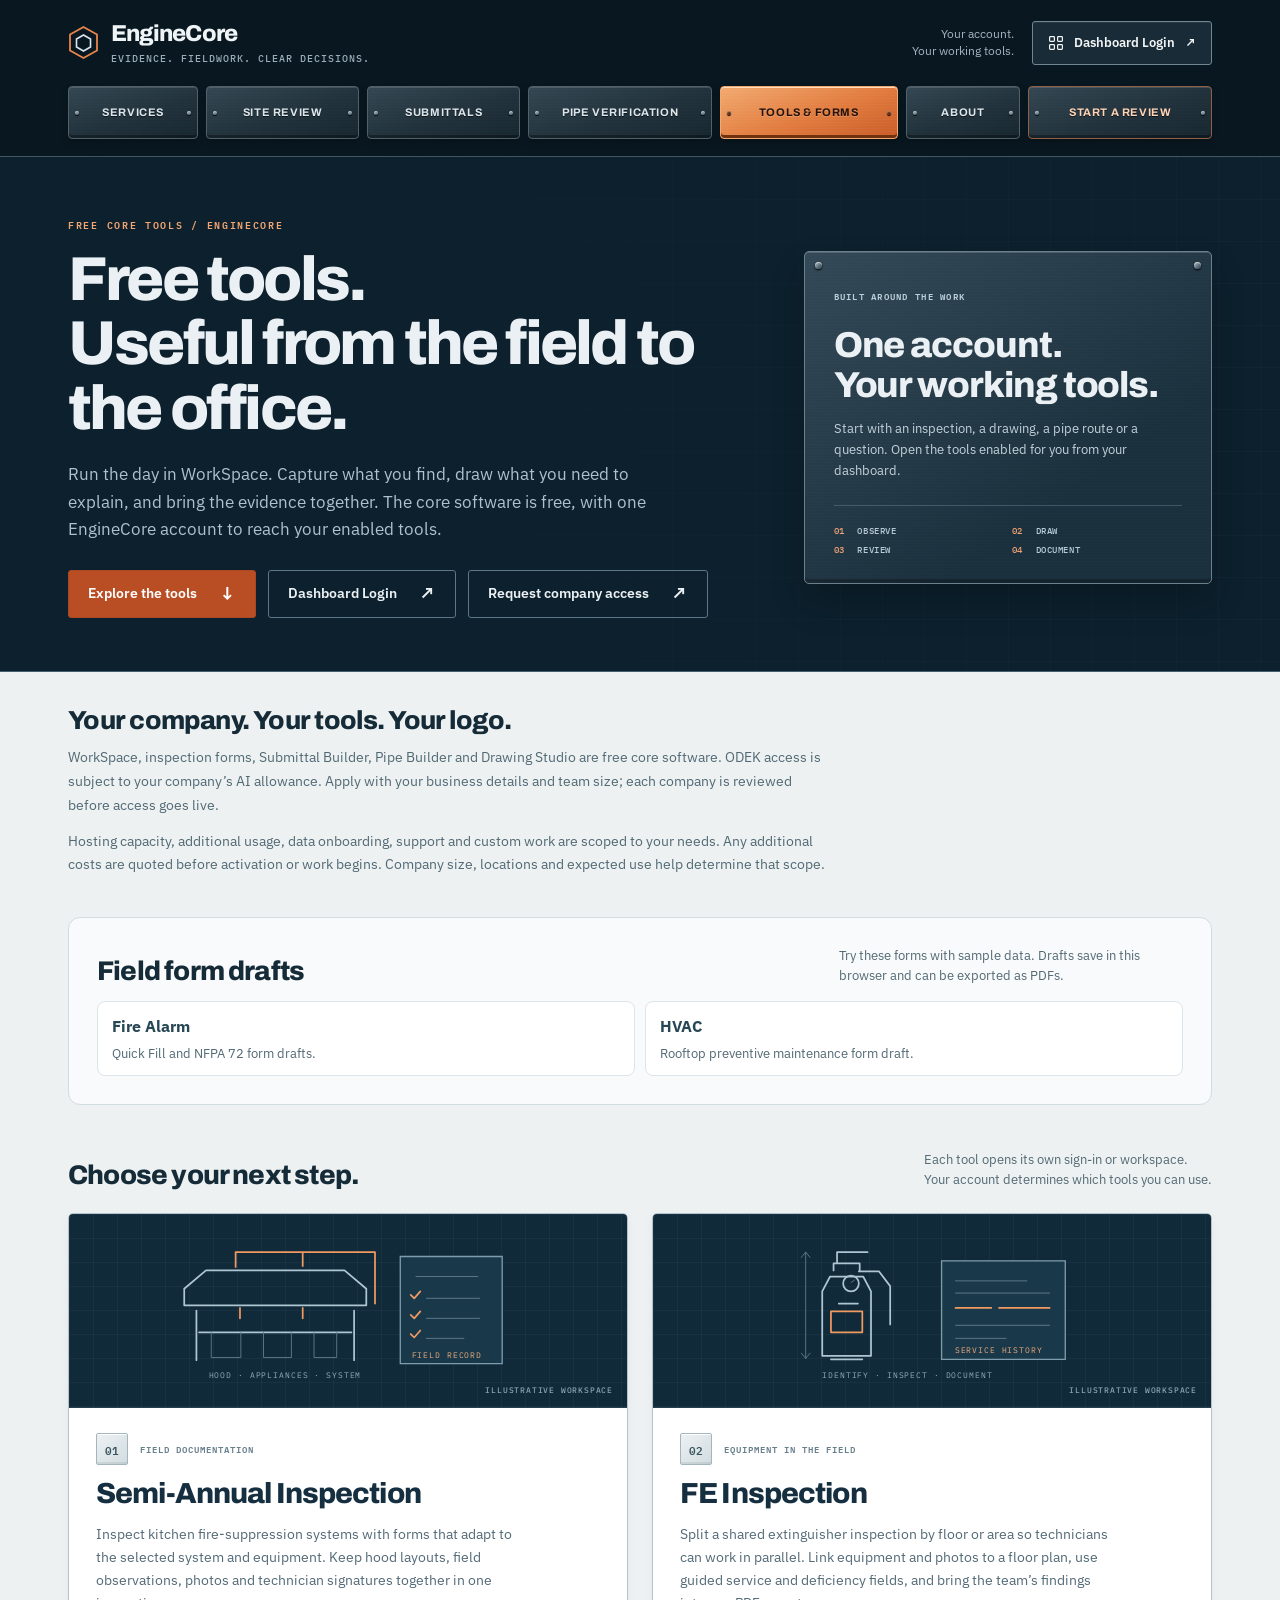
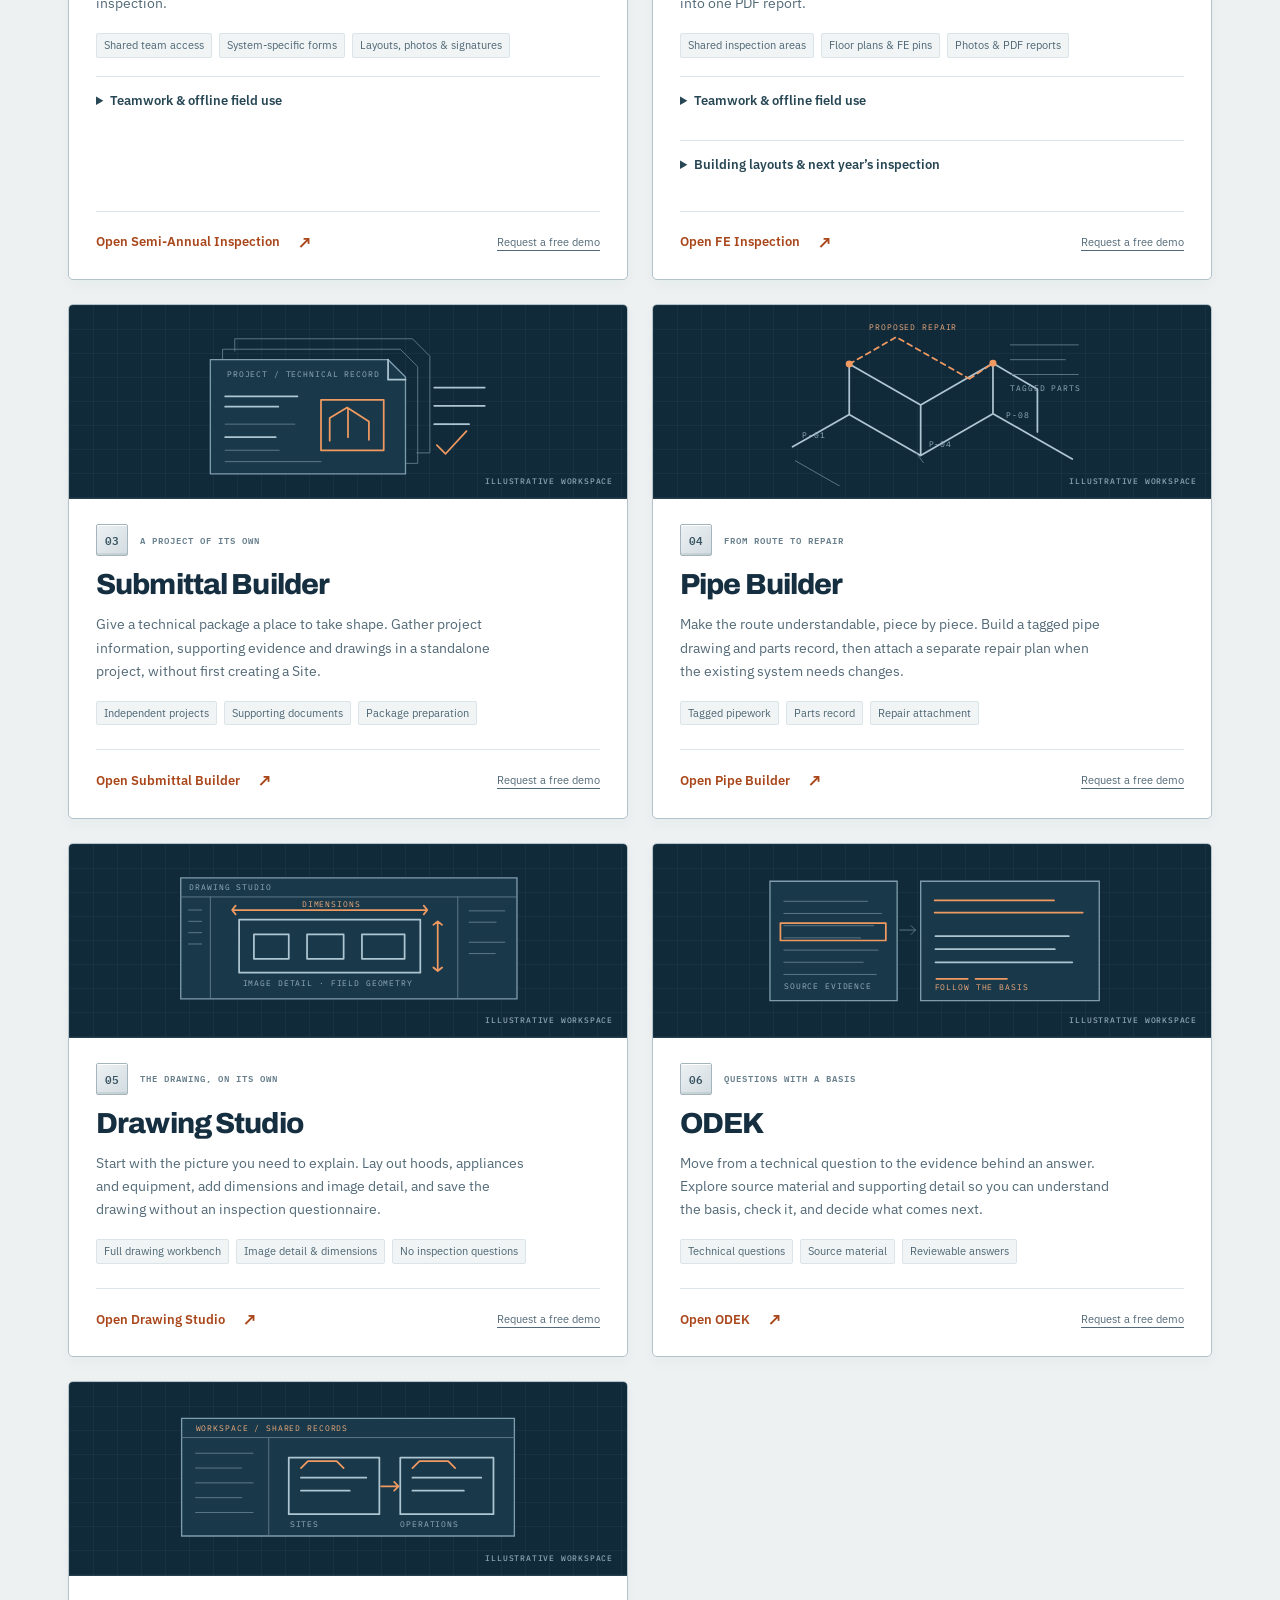
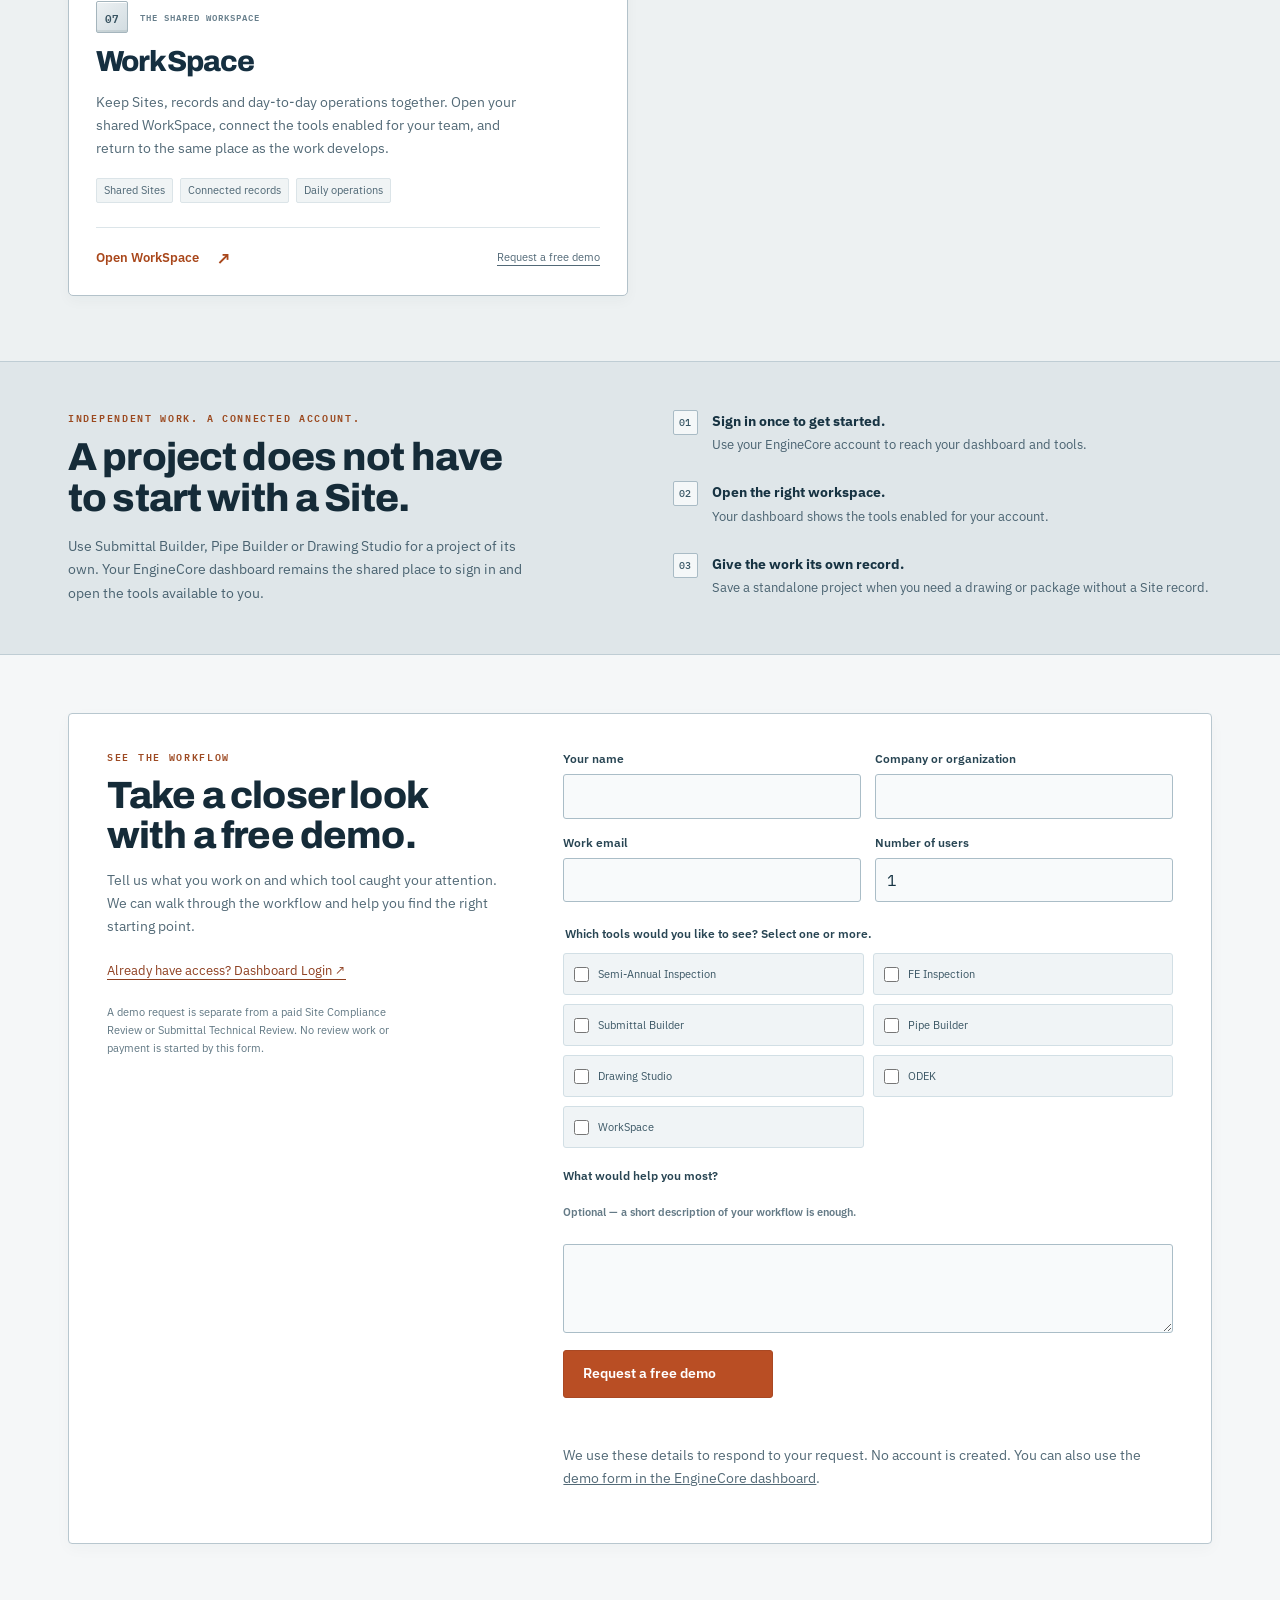
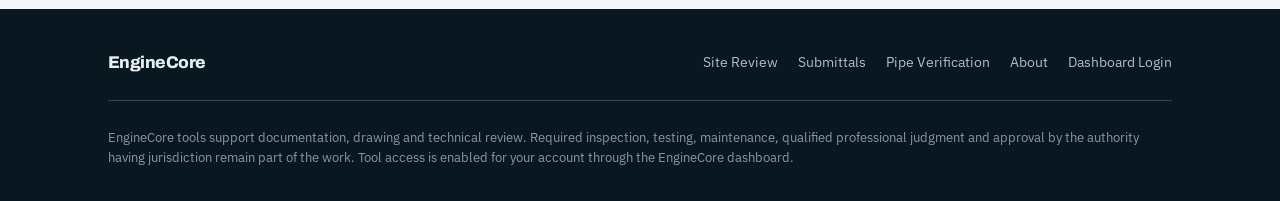
<file: tools-and-forms.html>
<!doctype html>
<html lang="en">
<head>
  <meta charset="utf-8"><meta name="viewport" content="width=device-width, initial-scale=1"><meta name="referrer" content="no-referrer">
  <meta name="description" content="Explore free core EngineCore tools for inspections, submittals, pipework, drawings and shared operations. Company access is reviewed; any additional hosting, usage or services are quoted first.">
  <meta name="theme-color" content="#091720"><link rel="canonical" href="https://enginecore.org/tools-and-forms.html"><title>Tools &amp; Forms | EngineCore</title>
  <link rel="preconnect" href="https://fonts.googleapis.com"><link rel="preconnect" href="https://fonts.gstatic.com" crossorigin>
  <link rel="stylesheet" href="https://fonts.googleapis.com/css2?family=Archivo:wght@600;700;800&amp;family=IBM+Plex+Mono:wght@400;500;600&amp;family=IBM+Plex+Sans:wght@400;500;600&amp;display=swap">
  <link rel="stylesheet" href="/site.css"><link rel="stylesheet" href="/portal.css?v=20261024-free-tools"><link rel="stylesheet" href="/tools-and-forms.css?v=20261113-specialty-navigation">
</head>
<body class="tools-page">
  <a class="skip-link" href="#main">Skip to content</a>
  <header class="ec-header">
    <div class="ec-shell">
      <div class="ec-masthead">
        <a class="ec-brand" href="/" aria-label="EngineCore home"><svg viewBox="0 0 31 35" aria-hidden="true"><path d="M15.5 2 29 9.5v16L15.5 33 2 25.5v-16z" fill="none" stroke="#e7854c" stroke-width="1.8"/><path d="m15.5 10 7 4v8l-7 4-7-4v-8z" fill="none" stroke="#d8e7ef" stroke-width="1.6"/></svg><span>EngineCore<small>Evidence. Fieldwork. Clear decisions.</small></span></a>
        <div class="ec-account"><span class="ec-account-note">Your account.<br>Your working tools.</span><a class="ec-login" href="https://workspace.enginecore.org/portal"><svg viewBox="0 0 20 20" fill="none" stroke="currentColor" stroke-width="1.5" aria-hidden="true"><rect x="2" y="2" width="6" height="6" rx="1"/><rect x="12" y="2" width="6" height="6" rx="1"/><rect x="2" y="12" width="6" height="6" rx="1"/><rect x="12" y="12" width="6" height="6" rx="1"/></svg>Dashboard Login <span aria-hidden="true">↗</span></a></div>
      </div>
      <nav class="ec-nav" aria-label="Main navigation">
        <a href="/#services">Services</a>
        <a href="/site-compliance-review.html">Site Review</a>
        <a href="/submittal-preparation.html">Submittals</a>
        <a href="/pipe-verification.html">Pipe Verification</a>
        <a aria-current="page" href="/tools-and-forms.html">Tools &amp; Forms</a>
        <a href="/about-enginecore.html">About</a>
        <a class="ec-review-link" href="/review.html">Start a Review</a>
      </nav>
    </div>
  </header>
  <main id="main">
    <section class="tools-hero"><div class="ec-shell tools-hero-in">
      <div><span class="tools-eyebrow">Free core tools / EngineCore</span><h1>Free tools.<br>Useful from the field to the office.</h1><p>Run the day in WorkSpace. Capture what you find, draw what you need to explain, and bring the evidence together. The core software is free, with one EngineCore account to reach your enabled tools.</p><div class="tools-hero-actions"><a class="tools-button" href="#tools">Explore the tools <span class="arrow" aria-hidden="true">↓</span></a><a class="tools-button secondary" href="https://workspace.enginecore.org/portal">Dashboard Login <span class="arrow" aria-hidden="true">↗</span></a><a class="tools-button secondary" href="https://workspace.enginecore.org/companies/apply">Request company access <span class="arrow" aria-hidden="true">↗</span></a></div></div>
      <aside class="tools-titleplate" aria-label="EngineCore tool collection"><span class="tag">Built around the work</span><strong>One account.<br>Your working tools.</strong><p>Start with an inspection, a drawing, a pipe route or a question. Open the tools enabled for you from your dashboard.</p><div class="plate-stages"><span><b>01</b> Observe</span><span><b>02</b> Draw</span><span><b>03</b> Review</span><span><b>04</b> Document</span></div></aside>
    </div></section>
    <section class="ec-shell free-catalog-access" aria-label="Free tools and reviewed company access"><h2>Your company. Your tools. Your logo.</h2><p>WorkSpace, inspection forms, Submittal Builder, Pipe Builder and Drawing Studio are free core software. ODEK access is subject to your company’s AI allowance. Apply with your business details and team size; each company is reviewed before access goes live.</p><p>Hosting capacity, additional usage, data onboarding, support and custom work are scoped to your needs. Any additional costs are quoted before activation or work begins. Company size, locations and expected use help determine that scope.</p></section>
    <section class="ec-shell field-form-drafts" id="field-form-drafts" aria-labelledby="field-form-drafts-heading">
      <div class="catalogue-heading">
        <h2 id="field-form-drafts-heading">Field form drafts</h2>
        <p>Try these forms with sample data. Drafts save in this browser and can be exported as PDFs.</p>
      </div>
      <ul class="field-form-links">
        <li><a href="/fire-alarm.html"><strong>Fire Alarm</strong><span>Quick Fill and NFPA 72 form drafts.</span></a></li>
        <li><a href="/hvac.html"><strong>HVAC</strong><span>Rooftop preventive maintenance form draft.</span></a></li>
      </ul>
    </section>
    <section class="tool-catalogue ec-shell" id="tools" aria-labelledby="tools-heading">
      <div class="catalogue-heading"><h2 id="tools-heading">Choose your next step.</h2><p>Each tool opens its own sign-in or workspace.<br>Your account determines which tools you can use.</p></div>
      <div class="tool-grid">
        <article class="tool-card" id="semiannual">
          <div class="tool-art" aria-hidden="true"><svg viewBox="0 0 480 194" focusable="false"><path class="line" d="M77 51h159l25 21v19H52V72zM66 97v57m181-57v57M69 122h175"/><path class="fine" d="M83 122v29h34v-29m26 0v29h32v-29m26 0v29h26v-29"/><path class="accent" d="M111 47V30h160v59m-83-43V31m-72 75v-12m72 12v-12"/><path class="solid" d="M300 35h117v123H300z"/><path class="fine" d="M318 58h71m-59 25h61m-61 23h61m-61 23h43"/><path class="accent" d="m312 79 4 4 7-8m-11 27 4 4 7-8m-11 26 4 4 7-8"/><text x="80" y="175">HOOD · APPLIANCES · SYSTEM</text><text class="bright" x="313" y="152">FIELD RECORD</text></svg><span class="tool-art-label">Illustrative workspace</span></div>
          <div class="tool-body"><div class="tool-heading"><span class="tool-number">01</span><span class="tag">Field documentation</span></div>
            <h3><a href="https://semiannual.enginecore.org/">Semi-Annual Inspection</a></h3><p class="tool-description">Inspect kitchen fire-suppression systems with forms that adapt to the selected system and equipment. Keep hood layouts, field observations, photos and technician signatures together in one inspection.</p>
            <ul class="tool-details"><li>Shared team access</li><li>System-specific forms</li><li>Layouts, photos &amp; signatures</li></ul>
            <details class="tool-capabilities"><summary>Teamwork &amp; offline field use</summary><div class="tool-capabilities-content"><p>Your company’s technicians can work on different inspections at the same time. If two people change the same inspection, review the saved versions before continuing; changes are not automatically combined.</p><p>Sign in and open the inspection online first. Keep entering details in that cached inspection offline, then sync when connected. Full PDF reports need a connection.</p></div></details>
            <div class="tool-card-footer"><a class="tool-open" href="https://semiannual.enginecore.org/">Open Semi-Annual Inspection<span aria-hidden="true">↗</span></a><a class="tool-demo" data-demo-tool="semi_annual_forms" href="#request-demo">Request a free demo</a></div>
          </div>
        </article>
        <article class="tool-card" id="fe-inspection">
          <div class="tool-art" aria-hidden="true"><svg viewBox="0 0 480 194" focusable="false"><path class="line" d="M127 51v-8h30v8m-34 7h38l9 17v74h-56V75zM124 153h36m-29-111V30h35m-10 22h23l13 17v44m-59-24h22"/><path class="accent" d="M124 98h36v24h-36z"/><circle class="line" cx="147" cy="66" r="9"/><path class="fine" d="m147 65 4-3M95 30v122m-5-116 5-6 5 6m-10 110 5 6 5-6"/><path class="solid" d="M251 40h142v113H251z"/><path class="fine" d="M267 63h82m-82 14h108m-108 37h108m-108 15h58"/><path class="accent" d="M267 94h41m9 0h58"/><text x="114" y="175">IDENTIFY · INSPECT · DOCUMENT</text><text class="bright" x="266" y="146">SERVICE HISTORY</text></svg><span class="tool-art-label">Illustrative workspace</span></div>
          <div class="tool-body"><div class="tool-heading"><span class="tool-number">02</span><span class="tag">Equipment in the field</span></div>
            <h3><a href="https://fe.enginecore.org/">FE Inspection</a></h3><p class="tool-description">Split a shared extinguisher inspection by floor or area so technicians can work in parallel. Link equipment and photos to a floor plan, use guided service and deficiency fields, and bring the team’s findings into one PDF report.</p>
            <ul class="tool-details"><li>Shared inspection areas</li><li>Floor plans &amp; FE pins</li><li>Photos &amp; PDF reports</li></ul>
            <details class="tool-capabilities"><summary>Teamwork &amp; offline field use</summary><div class="tool-capabilities-content"><p>Assign areas to coordinate the team’s work. If the same extinguisher record or map changes on another device, review the conflicting entries before syncing.</p><p>Sign in and open the inspection and needed floor plans online first. Work with cached records and plans offline, then sync queued entries and photos when connected. Area assignments, uncached downloads and PDF exports need a connection.</p></div></details>
            <details class="tool-capabilities"><summary>Building layouts &amp; next year’s inspection</summary><div class="tool-capabilities-content"><p>Upload a plan or sketch walls, rooms and doors. Add numbered extinguisher pins linked to the inventory and photos. An entered reference measurement sets the drawing scale; labeled wall lengths come from measurements you supply.</p><p>Optionally trace an access path to an extinguisher and record an on-site distance, measurement method and selected distance criteria. Drawing estimates stay clearly separate from measurements taken in the field.</p><p>Export location sheets with a map key, plus enlarged details for large buildings. Start a new inspection from the previous layout to reuse equipment locations. Inspection results are recorded fresh, and travel distances remain optional. The original inspection stays intact.</p><p>Location plans and distance checks document the site; they do not automatically certify coverage or evacuation routes.</p></div></details>
            <div class="tool-card-footer"><a class="tool-open" href="https://fe.enginecore.org/">Open FE Inspection<span aria-hidden="true">↗</span></a><a class="tool-demo" data-demo-tool="fe_forms" href="#request-demo">Request a free demo</a></div>
          </div>
        </article>
        <article class="tool-card" id="submittal-builder">
          <div class="tool-art" aria-hidden="true"><svg viewBox="0 0 480 194" focusable="false"><path class="fine" d="M110 39V25h204l20 20v111h-15M96 51V37h204l20 20v111h-15"/><path class="solid" d="M82 49h204l20 20v111H82z"/><path class="line" d="M286 49v23h20M99 91h83m-83 12h61m-61 35h58"/><path class="accent" d="M209 95h72v58h-72zM219 142v-26l20-12 25 16v21m-24-36v33"/><path class="fine" d="M99 123h80m-80 30h62m-62 13h110"/><path class="line" d="M339 81h58m-58 21h58m-58 21h40"/><path class="accent" d="m342 147 10 10 24-26"/><text x="101" y="69">PROJECT / TECHNICAL RECORD</text></svg><span class="tool-art-label">Illustrative workspace</span></div>
          <div class="tool-body"><div class="tool-heading"><span class="tool-number">03</span><span class="tag">A project of its own</span></div>
            <h3><a href="https://workspace.enginecore.org/tools/submittal">Submittal Builder</a></h3><p class="tool-description">Give a technical package a place to take shape. Gather project information, supporting evidence and drawings in a standalone project, without first creating a Site.</p>
            <ul class="tool-details"><li>Independent projects</li><li>Supporting documents</li><li>Package preparation</li></ul>
            <div class="tool-card-footer"><a class="tool-open" href="https://workspace.enginecore.org/tools/submittal">Open Submittal Builder<span aria-hidden="true">↗</span></a><a class="tool-demo" data-demo-tool="platinum_permit_packages" href="#request-demo">Request a free demo</a></div>
          </div>
        </article>
        <article class="tool-card" id="pipe-builder">
          <div class="tool-art" aria-hidden="true"><svg viewBox="0 0 480 194" focusable="false"><path class="line" d="m80 149 65-37 82 47 83-48 91 52M145 112V54l82 47 83-48v58M227 101v58m83-106 51 30v49"/><path class="accent" stroke-dasharray="6 5" d="m145 54 54-31 84 48M283 71l27-18"/><circle class="fill" cx="145" cy="54" r="4"/><circle class="fill" cx="310" cy="53" r="4"/><path class="fine" d="m83 165 65 37m74-46 8 11M330 32h78m-78 17h63m-63 17h78"/><text class="bright" x="168" y="15">PROPOSED REPAIR</text><text x="91" y="139">P-01</text><text x="236" y="149">P-04</text><text x="325" y="116">P-08</text><text x="330" y="85">TAGGED PARTS</text></svg><span class="tool-art-label">Illustrative workspace</span></div>
          <div class="tool-body"><div class="tool-heading"><span class="tool-number">04</span><span class="tag">From route to repair</span></div>
            <h3><a href="https://workspace.enginecore.org/tools/pipe">Pipe Builder</a></h3><p class="tool-description">Make the route understandable, piece by piece. Build a tagged pipe drawing and parts record, then attach a separate repair plan when the existing system needs changes.</p>
            <ul class="tool-details"><li>Tagged pipework</li><li>Parts record</li><li>Repair attachment</li></ul>
            <div class="tool-card-footer"><a class="tool-open" href="https://workspace.enginecore.org/tools/pipe">Open Pipe Builder<span aria-hidden="true">↗</span></a><a class="tool-demo" data-demo-tool="pipe_builder" href="#request-demo">Request a free demo</a></div>
          </div>
        </article>
        <article class="tool-card" id="drawing-studio">
          <div class="tool-art" aria-hidden="true"><svg viewBox="0 0 480 194" focusable="false"><path class="solid" d="M48 25h386v139H48z"/><path class="fine" d="M48 47h386M82 47v117M366 47v117M57 62h15m-15 13h15m-15 13h15m-15 13h15"/><path class="line" d="M115 73h208v61H115zM132 90h40v28h-40zm61 0h42v28h-42zm63 0h49v28h-49z"/><path class="accent" d="M107 62h224m-220-5-4 5 4 5m216-10 4 5-4 5M343 75v57m-5-53 5-4 5 4m-10 49 5 4 5-4"/><path class="fine" d="M379 63h41m-41 13h31m-31 23h41m-41 13h30"/><text class="bright" x="187" y="59">DIMENSIONS</text><text x="119" y="149">IMAGE DETAIL · FIELD GEOMETRY</text><text x="58" y="39">DRAWING STUDIO</text></svg><span class="tool-art-label">Illustrative workspace</span></div>
          <div class="tool-body"><div class="tool-heading"><span class="tool-number">05</span><span class="tag">The drawing, on its own</span></div>
            <h3><a href="https://semiannual.enginecore.org/drawing">Drawing Studio</a></h3><p class="tool-description">Start with the picture you need to explain. Lay out hoods, appliances and equipment, add dimensions and image detail, and save the drawing without an inspection questionnaire.</p>
            <ul class="tool-details"><li>Full drawing workbench</li><li>Image detail & dimensions</li><li>No inspection questions</li></ul>
            <div class="tool-card-footer"><a class="tool-open" href="https://semiannual.enginecore.org/drawing">Open Drawing Studio<span aria-hidden="true">↗</span></a><a class="tool-demo" data-demo-tool="drawing_studio" href="#request-demo">Request a free demo</a></div>
          </div>
        </article>
        <article class="tool-card" id="odek">
          <div class="tool-art" aria-hidden="true"><svg viewBox="0 0 480 194" focusable="false"><path class="solid" d="M54 29h146v137H54zM227 29h205v137H227z"/><path class="fine" d="M70 52h96m-96 14h112m-112 14h103m-103 14h88m-88 14h108m-108 14h91m-91 14h106"/><path class="accent" d="M66 77h121v20H66zM243 51h137m-137 14h170"/><path class="line" d="M244 92h153m-153 15h137m-137 15h157"/><path class="accent" d="M245 141h36m9 0h36"/><path class="fine" d="m203 85 18 0m-5-5 5 5-5 5"/><text x="70" y="153">SOURCE EVIDENCE</text><text class="bright" x="243" y="154">FOLLOW THE BASIS</text></svg><span class="tool-art-label">Illustrative workspace</span></div>
          <div class="tool-body"><div class="tool-heading"><span class="tool-number">06</span><span class="tag">Questions with a basis</span></div>
            <h3><a href="https://odek.enginecore.org/odek">ODEK</a></h3><p class="tool-description">Move from a technical question to the evidence behind an answer. Explore source material and supporting detail so you can understand the basis, check it, and decide what comes next.</p>
            <ul class="tool-details"><li>Technical questions</li><li>Source material</li><li>Reviewable answers</li></ul>
            <div class="tool-card-footer"><a class="tool-open" href="https://odek.enginecore.org/odek">Open ODEK<span aria-hidden="true">↗</span></a><a class="tool-demo" data-demo-tool="odek" href="#request-demo">Request a free demo</a></div>
          </div>
        </article>
        <article class="tool-card" id="workspace">
          <div class="tool-art" aria-hidden="true"><svg viewBox="0 0 480 194" focusable="false"><path class="solid" d="M49 28h382v135H49z"/><path class="fine" d="M49 50h382M149 50v113M65 68h66m-66 17h53m-53 17h66m-66 17h53m-53 17h66"/><path class="line" d="M172 73h104v65H172zm128 0h107v65H300zM186 96h75m-75 15h56m72-15h79m-79 15h59"/><path class="accent" d="m186 85 8-8h33l8 8m79 0 8-8h33l8 8M278 106h20m-5-5 5 5-5 5"/><text class="bright" x="65" y="42">WORKSPACE / SHARED RECORDS</text><text x="173" y="153">SITES</text><text x="300" y="153">OPERATIONS</text></svg><span class="tool-art-label">Illustrative workspace</span></div>
          <div class="tool-body"><div class="tool-heading"><span class="tool-number">07</span><span class="tag">The shared workspace</span></div>
            <h3><a href="https://workspace.enginecore.org/app">WorkSpace</a></h3><p class="tool-description">Keep Sites, records and day-to-day operations together. Open your shared WorkSpace, connect the tools enabled for your team, and return to the same place as the work develops.</p>
            <ul class="tool-details"><li>Shared Sites</li><li>Connected records</li><li>Daily operations</li></ul>
            <div class="tool-card-footer"><a class="tool-open" href="https://workspace.enginecore.org/app">Open WorkSpace<span aria-hidden="true">↗</span></a><a class="tool-demo" data-demo-tool="site_workspace" href="#request-demo">Request a free demo</a></div>
          </div>
        </article>
      </div>
    </section>
    <section class="tool-workflow" aria-labelledby="workflow-heading"><div class="ec-shell tool-workflow-in">
      <div><span class="tools-eyebrow">Independent work. A connected account.</span><h2 id="workflow-heading">A project does not have to start with a Site.</h2><p>Use Submittal Builder, Pipe Builder or Drawing Studio for a project of its own. Your EngineCore dashboard remains the shared place to sign in and open the tools available to you.</p></div>
      <ol><li><span>01</span><div><strong>Sign in once to get started.</strong>Use your EngineCore account to reach your dashboard and tools.</div></li><li><span>02</span><div><strong>Open the right workspace.</strong>Your dashboard shows the tools enabled for your account.</div></li><li><span>03</span><div><strong>Give the work its own record.</strong>Save a standalone project when you need a drawing or package without a Site record.</div></li></ol>
    </div></section>
    <section class="tool-demo-section" id="request-demo" aria-labelledby="demo-heading">
      <div class="ec-shell"><div class="tool-demo-panel with-form">
        <div class="tool-demo-intro"><span class="tools-eyebrow">See the workflow</span><h2 id="demo-heading">Take a closer look with a free demo.</h2><p>Tell us what you work on and which tool caught your attention. We can walk through the workflow and help you find the right starting point.</p><a href="https://workspace.enginecore.org/portal">Already have access? Dashboard Login ↗</a><small>A demo request is separate from a paid Site Compliance Review or Submittal Technical Review. No review work or payment is started by this form.</small></div>
        <form class="tool-demo-form" id="tool-demo-form" action="https://workspace.enginecore.org/api/public/demo-interest" method="post">
          <p id="demo-selected-tool" aria-live="polite"></p>
          <div class="demo-fields">
            <label>Your name<input name="contactName" autocomplete="name" maxlength="160" required></label>
            <label>Company or organization<input name="companyName" autocomplete="organization" maxlength="160" required></label>
            <label>Work email<input name="email" type="email" autocomplete="email" maxlength="254" required></label>
            <label>Number of users<input name="userCount" type="number" inputmode="numeric" min="1" max="10000" value="1" required></label>
          </div>
          <fieldset class="demo-interests"><legend>Which tools would you like to see? Select one or more.</legend><div class="demo-choices">
            <label><input name="interests" type="checkbox" value="semi_annual_forms">Semi-Annual Inspection</label>
            <label><input name="interests" type="checkbox" value="fe_forms">FE Inspection</label>
            <label><input name="interests" type="checkbox" value="platinum_permit_packages">Submittal Builder</label>
            <label><input name="interests" type="checkbox" value="pipe_builder">Pipe Builder</label>
            <label><input name="interests" type="checkbox" value="drawing_studio">Drawing Studio</label>
            <label><input name="interests" type="checkbox" value="odek">ODEK</label>
            <label><input name="interests" type="checkbox" value="site_workspace">WorkSpace</label>
          </div></fieldset>
          <label class="demo-notes">What would help you most? <span class="demo-note">Optional — a short description of your workflow is enough.</span><textarea name="additionalContext" rows="3" maxlength="3000"></textarea></label>
          <div class="demo-trap" aria-hidden="true"><label>Leave blank<input name="website" tabindex="-1" autocomplete="off"></label></div>
          <button class="tools-button" type="submit">Request a free demo</button>
          <p class="demo-status" id="demo-message" role="status" aria-live="polite"></p>
          <p class="demo-note">We use these details to respond to your request. No account is created. You can also use the <a href="https://workspace.enginecore.org/#demo-interest">demo form in the EngineCore dashboard</a>.</p>
          <noscript><p class="demo-note">Please use the <a href="https://workspace.enginecore.org/#demo-interest">EngineCore demo request form</a> to send your request.</p></noscript>
        </form>
      </div></div>
    </section>
  </main>
  <footer class="foot"><div class="shell foot-in"><a class="mark" href="/">EngineCore</a><nav class="foot-nav" aria-label="Footer navigation"><a href="/site-compliance-review.html">Site Review</a><a href="/submittal-preparation.html">Submittals</a><a href="/pipe-verification.html">Pipe Verification</a><a href="/about-enginecore.html">About</a><a href="https://workspace.enginecore.org/portal">Dashboard Login</a></nav><p class="foot-legal">EngineCore tools support documentation, drawing and technical review. Required inspection, testing, maintenance, qualified professional judgment and approval by the authority having jurisdiction remain part of the work. Tool access is enabled for your account through the EngineCore dashboard.</p></div></footer>
  <script src="/demo-request.js" defer></script>
</body>
</html>
</file>
<file: homepage.css>
:root {
  color-scheme: dark;
  --ink: #f5f1e9;
  --muted: #bab8b1;
  --subtle: #a5a29a;
  --brass: #e6c8a0;
  --border: rgba(236, 228, 213, .16);
  --display: "Segoe UI Variable Display", "Segoe UI", system-ui, sans-serif;
  --mono: "SFMono-Regular", Consolas, "Liberation Mono", monospace;
}

*, *::before, *::after { box-sizing: border-box; }
html { scroll-padding-top: 2rem; }
body {
  margin: 0;
  background: radial-gradient(ellipse 52rem 38rem at 75% 12rem, #22211e 0%, transparent 100%), #131413;
  color: var(--ink);
  font: 400 16px/1.55 var(--display);
}
h1, h2, h3, p { margin: 0; }
a { color: inherit; text-decoration: none; }
button, input, select, textarea { font: inherit; }
img, svg { display: block; }
[hidden] { display: none !important; }
:focus-visible { outline: 2px solid var(--brass); outline-offset: 5px; }
.shell { width: min(100% - 88px, 1240px); margin-inline: auto; }
.skip { position: absolute; top: .8rem; left: .8rem; transform: translateY(-180%); z-index: 5; background: var(--brass); color: #191713; padding: .6rem 1rem; }
.skip:focus { transform: none; }

.site-header { border-bottom: 1px solid var(--border); background: rgba(19, 20, 19, .68); }
.header-row { min-height: 75px; display: flex; align-items: center; justify-content: space-between; gap: 30px; }
.brand { display: inline-flex; align-items: center; gap: 11px; font-size: 22px; font-weight: 700; letter-spacing: -.045em; white-space: nowrap; }
.brand svg { width: 30px; height: 32px; }
.header-nav, .site-footer nav { display: flex; align-items: center; gap: clamp(18px, 3vw, 43px); color: var(--muted); font-size: 14px; font-weight: 500; }
.header-nav a:hover, .site-footer nav a:hover { color: var(--ink); }
.header-login { display: inline-flex; align-items: center; gap: 13px; border: 1px solid var(--border); background: #ffffff08; border-radius: 8px; padding: 10px 14px; font-size: 13px; font-weight: 650; white-space: nowrap; }
.header-login span { color: var(--brass); }
.header-login:hover, .secondary:hover { background: #ffffff13; border-color: #ffffff45; }

.hero { display: grid; grid-template-columns: 1.15fr 1fr; align-items: center; padding-block: 54px 49px; gap: clamp(16px, 2.5vw, 36px); }
.hero-copy { position: relative; z-index: 1; }
.eyebrow { color: var(--brass); display: flex; align-items: center; gap: 10px; font: 500 12px/1.5 var(--mono); letter-spacing: .11em; text-transform: uppercase; }
.signal { display: inline-block; flex: none; width: 6px; height: 6px; border-radius: 50%; background: var(--brass); box-shadow: 0 0 0 3px #e6c8a01e; }
.hero h1 { margin-top: 20px; font-size: clamp(45px, 5.35vw, 83px); line-height: 1.01; font-weight: 620; letter-spacing: -.068em; }
.hero h1 span { color: #bdb8ac; }
.hero-summary { margin-top: 24px; max-width: 49ch; font-size: clamp(16px, 1.55vw, 19px); line-height: 1.57; color: var(--muted); }
.hero-actions { margin-top: 29px; display: flex; align-items: center; flex-wrap: wrap; gap: 11px; }
.button, .inquiry-submit { min-height: 48px; display: inline-flex; align-items: center; justify-content: center; gap: 15px; padding: 11px 17px; border: 1px solid transparent; border-radius: 8px; font-size: 14px; font-weight: 670; white-space: nowrap; }
.primary, .inquiry-submit { background: var(--brass); color: #1d1914; border-color: #f0d6b5; box-shadow: inset 0 1px #fff5; }
.primary:hover, .inquiry-submit:hover:not(:disabled) { background: #f4ddbb; }
.secondary { border-color: var(--border); background: #ffffff07; }
.secondary span { color: var(--brass); }
.hero-art { position: relative; isolation: isolate; min-width: 0; overflow: hidden; aspect-ratio: 1.45; border: 1px solid #eee3cd2c; border-radius: 14px; background: radial-gradient(ellipse at 49% 38%, #47413a, #2b2a26 53%, #1c1d1b 100%); box-shadow: inset 0 1px #ffffff17, 0 20px 65px #0003; }
.hero-art::before { position: absolute; content: ""; inset: 0; z-index: -1; opacity: .34; background-image: linear-gradient(#ffffff12 1px, transparent 1px), linear-gradient(90deg,#ffffff12 1px, transparent 1px); background-size: 34px 34px; mask-image: radial-gradient(ellipse at 60% 53%, #000, transparent 83%); }
.hero-art img { width: 100%; height: 100%; object-fit: contain; margin-top: -8px; }
.hero-art-label { position: absolute; bottom: 0; inset-inline: 0; padding: 14px 18px; display: flex; justify-content: space-between; gap: 10px; color: #d4cec3; font: 500 10px/1.4 var(--mono); letter-spacing: .09em; text-transform: uppercase; border-top: 1px solid #ffffff1a; background: #1314134d; }

.catalog, .web-section { padding-block: 40px 55px; border-top: 1px solid var(--border); }
.section-intro { display: flex; justify-content: space-between; align-items: end; gap: 24px; margin-bottom: 25px; }
.section-intro h2, .demo-intro h2 { font-size: clamp(35px, 4vw, 55px); line-height: 1.06; letter-spacing: -.055em; font-weight: 615; margin-top: 10px; }
.section-intro > p { color: var(--muted); max-width: 36ch; margin-bottom: 3px; }
.trade-grid { display: grid; grid-template-columns: repeat(3, minmax(0, 1fr)); gap: 14px; }
.trade-card {
  position: relative;
  display: flex;
  flex-direction: column;
  min-height: 199px;
  gap: 17px;
  padding: 21px 22px 16px;
  border: 1px solid var(--border);
  border-radius: 11px;
  background: linear-gradient(155deg, #2a2a27, #1c1d1b 75%);
  box-shadow: inset 0 1px #ffffff0b, 0 12px 32px #0002;
  transition: border-color .17s ease, background-color .17s ease, transform .17s ease;
}
.trade-card:hover { border-color: #e6c8a080; background: linear-gradient(155deg, #34322d, #232421 75%); transform: translateY(-2px); }
.trade-card.featured {
  border-color: #c3a47884;
  padding-inline: 26px;
  background: radial-gradient(ellipse at 9% 4%, #7a5e3545, transparent 76%), repeating-linear-gradient(130deg, #e9d1ab05 0 1px, transparent 1px 5px), linear-gradient(135deg, #332e27, #1f211e);
}
.trade-card.featured:hover { border-color: var(--brass); }
.trade-card.featured::before, .trade-card.featured::after {
  content: "";
  position: absolute;
  left: 7px;
  width: 6px;
  height: 6px;
  border-radius: 50%;
  background: radial-gradient(circle at 34% 30%, #f4dfb5, #a18660 35%, #493a29 69%);
  box-shadow: 0 1px 2px #000, 0 0 0 1px #bfa37d56, 0 170px 0 -1px #a98b62;
  top: 9px;
}
.trade-card.featured::after { left: auto; right: 7px; }
.card-top, .card-end { display: flex; align-items: center; justify-content: space-between; gap: 8px; }
.card-icon { display: grid; place-items: center; width: 41px; height: 41px; border: 1px solid #eee3cd28; border-radius: 9px; background: #ffffff0a; color: #d9d5c9; flex: none; }
.card-icon svg { width: 22px; height: 22px; fill: none; stroke: currentColor; stroke-width: 1.45; stroke-linecap: round; stroke-linejoin: round; }
.featured .card-icon, .web-card .card-icon { color: var(--brass); border-color: #e6c8a040; }
.status { color: #cac7bd; font: 500 10px/1.4 var(--mono); text-transform: uppercase; letter-spacing: .055em; }
.status.live { display: flex; align-items: center; gap: 6px; color: var(--brass); }
.status.live span { width: 5px; height: 5px; border-radius: 50%; background: currentColor; }
.card-copy h3, .web-card h3 { font-weight: 625; font-size: 24px; line-height: 1.2; letter-spacing: -.035em; }
.card-copy p, .web-card p { color: var(--muted); font-size: 14px; margin-top: 4px; }
.card-end { margin-top: auto; padding-top: 11px; border-top: 1px solid #ffffff16; color: #e4e0d6; font-size: 13px; font-weight: 560; }
.featured .card-end, .card-arrow { color: var(--brass); }
.card-arrow { font-size: 17px; line-height: 1; }

.tool-request { display: flex; align-items: center; justify-content: space-between; flex-wrap: wrap; gap: 16px 24px; margin-top: 14px; padding: 20px 22px; border: 1px solid var(--border); border-radius: 11px; background: #ffffff06; }
.tool-request h3 { font-size: 19px; font-weight: 625; letter-spacing: -.025em; }
.tool-request p { max-width: 66ch; margin-top: 4px; color: var(--muted); font-size: 14px; }

.web-grid { display: grid; grid-template-columns: repeat(2, minmax(0, 1fr)); gap: 14px; }
.web-card { display: grid; grid-template-columns: auto 1fr; column-gap: 17px; align-content: start; padding: 26px; border: 1px solid var(--border); border-radius: 11px; background: linear-gradient(125deg, #272622, #1b1c1a 75%); }
.web-card .card-icon { grid-row: span 3; }
.web-card p { max-width: 49ch; margin-top: 7px; }
.web-card a, .investor-link, .back-link, .inquiry-form a { color: var(--brass); font-size: 14px; font-weight: 620; text-decoration: underline; text-decoration-color: #e6c8a075; text-underline-offset: 4px; }
.web-card a { justify-self: start; margin-top: 15px; }
.web-card a:hover, .investor-link:hover, .back-link:hover, .inquiry-form a:hover { text-decoration-color: currentColor; }

.access { display: none; padding-block: 39px 29px; }
.access:target, .trade-access .access { display: block; }
.trade-access #homepage-content { display: none; }
.access-card { display: flex; align-items: end; justify-content: space-between; gap: 25px; margin-top: 16px; border: 1px solid var(--border); border-radius: 13px; padding: clamp(25px, 4.5vw, 56px); background: radial-gradient(ellipse at top left, #51433775, transparent 80%), #22221f; }
.access-card h1 { margin-top: 12px; font-size: clamp(39px, 5.4vw, 73px); font-weight: 620; line-height: 1.01; letter-spacing: -.061em; }
.access-card p:not(.eyebrow) { margin-top: 12px; max-width: 55ch; color: var(--muted); }
.demo { padding-bottom: 52px; }
.demo-panel { display: grid; grid-template-columns: .83fr 1.17fr; gap: clamp(25px, 6vw, 79px); padding: clamp(25px, 4.5vw, 56px); background: radial-gradient(ellipse 58% 100% at 12% 2%, #614c302e, transparent), linear-gradient(135deg,#292722,#1c1d1b 70%); border: 1px solid #d4bb942e; border-radius: 13px; }
.demo-intro > p:not(.eyebrow) { color: var(--muted); margin-top: 17px; max-width: 39ch; }
.investor-link { display: inline-block; margin-top: 22px; }
.inquiry-fields { display: grid; grid-template-columns: repeat(2, minmax(0, 1fr)); gap: 13px; }
.inquiry-field { display: grid; gap: 6px; align-content: start; color: #e1ddd4; font-size: 13px; font-weight: 600; }
.inquiry-wide { grid-column: 1 / -1; }
.inquiry-field small { color: var(--muted); margin-left: 4px; font-size: 11px; font-weight: 400; }
.inquiry-field .tool-guide { margin-left: 0; font-size: 13px; }
.inquiry-field input, .inquiry-field select, .inquiry-field textarea { width: 100%; min-height: 43px; padding: 8px 10px; border: 1px solid #f5f0e631; border-radius: 6px; background: #181917; color: var(--ink); font-size: 16px; font-weight: 400; }
.inquiry-field textarea { resize: vertical; }
.inquiry-actions { margin-top: 16px; }
.inquiry-submit { cursor: pointer; }
.inquiry-submit:disabled { opacity: .62; cursor: wait; }
.inquiry-status { color: var(--muted); font-size: 14px; }
.inquiry-status:not(:empty) { margin-top: 9px; }
.inquiry-status[data-state="success"] { color: #dae5c8; }
.inquiry-status[data-state="error"] { color: #f4c0ad; }
.inquiry-fallback, .inquiry-note { margin-top: 7px; color: var(--muted); font-size: 13px; }
.site-footer { display: flex; align-items: center; justify-content: space-between; gap: 20px; padding-block: 24px 36px; border-top: 1px solid var(--border); }
.site-footer .brand { font-size: 19px; }
.site-footer .brand svg { width: 24px; height: 26px; }
.site-footer nav { flex-wrap: wrap; }

@media (max-width: 980px) {
  .shell { width: min(100% - 54px, 1240px); }
  .hero { padding-block: 57px 48px; }
  .hero h1 { font-size: clamp(42px, 6.1vw, 64px); }
}
@media (max-width: 740px) {
  .header-row { flex-wrap: wrap; gap: 11px 18px; padding-block: 13px; }
  .header-nav { order: 3; flex-basis: 100%; gap: 20px; font-size: 13px; }
  .hero { grid-template-columns: 1fr; gap: 29px; padding-block: 42px 36px; }
  .hero h1 { font-size: clamp(44px, 8.8vw, 67px); }
  .hero-art { max-height: 360px; aspect-ratio: 1.6; }
  .trade-grid, .web-grid { grid-template-columns: repeat(2, minmax(0, 1fr)); }
  .section-intro, .access-card { align-items: start; flex-direction: column; gap: 12px; }
  .demo-panel { grid-template-columns: 1fr; }
}
@media (max-width: 460px) {
  .shell { width: calc(100% - 32px); }
  .header-login { gap: 8px; padding-inline: 10px; font-size: 12px; }
  .brand { font-size: 20px; gap: 8px; }
  .brand svg { width: 25px; }
  .hero h1 { font-size: clamp(38px, 10.7vw, 49px); }
  .hero-summary { margin-top: 17px; }
  .hero-actions { margin-top: 21px; }
  .hero-art { aspect-ratio: 1.65; }
  .trade-grid, .web-grid, .inquiry-fields { grid-template-columns: 1fr; }
  .catalog, .web-section { padding-block: 31px 36px; }
  .trade-card { min-height: 177px; }
  .trade-card.featured::before, .trade-card.featured::after { box-shadow: 0 1px 2px #000, 0 0 0 1px #bfa37d56, 0 151px 0 -1px #a98b62; }
  .web-card { padding: 20px; }
  .site-footer { align-items: start; flex-direction: column; }
}
@media (prefers-reduced-motion: reduce) { .trade-card { transition: none; } .trade-card:hover { transform: none; } }
</file>
<file: portal.css>
/* Shared public navigation and tool catalogue. No account data is loaded here. */
.ec-header{--ec-steel:#192b35;--ec-line:#435761;background:#091720;color:#e8eff2;border-bottom:1px solid #42545d;font-family:"IBM Plex Sans","Segoe UI",sans-serif}
.ec-shell{width:min(100%,1240px);margin-inline:auto;padding-inline:clamp(20px,4vw,48px)}
.ec-masthead{display:flex;align-items:center;justify-content:space-between;gap:24px;min-height:86px;padding-block:17px}
.ec-brand{display:inline-flex;align-items:center;gap:12px;color:#eff5f7;text-decoration:none!important;font:800 23px/1.1 "Archivo","Segoe UI",sans-serif;letter-spacing:-.04em}
.ec-brand svg{flex:0 0 31px;width:31px;height:35px}
.ec-brand small{display:block;margin-top:6px;color:#99aeb8;font:500 10px/1.3 "IBM Plex Mono",Consolas,monospace;letter-spacing:.1em;text-transform:uppercase}
.ec-account{display:flex;align-items:center;gap:18px}
.ec-account-note{color:#a3b5bf;font-size:12px;line-height:1.4;text-align:right}
.ec-login{display:inline-flex;align-items:center;gap:10px;padding:11px 15px;border:1px solid #6e8793;border-radius:3px;color:#f3f6f7;text-decoration:none!important;font-size:13px;font-weight:600;white-space:nowrap;background:#192b36;box-shadow:inset 0 1px #ffffff12}
.ec-login svg{width:16px;height:16px}
.ec-login:hover{background:#243b49;border-color:#b4c8d2}
.ec-nav{display:grid;grid-template-columns:.85fr 1fr 1fr 1.2fr 1.16fr .75fr 1.2fr;gap:8px;margin:0;padding:0 0 17px;list-style:none}
.ec-nav a{position:relative;display:flex;align-items:center;justify-content:center;min-height:53px;padding:12px 17px;text-align:center;text-decoration:none!important;color:#dce6eb;border:1px solid #50616a;border-radius:4px;background:repeating-linear-gradient(0deg,#ffffff03 0 1px,transparent 1px 3px),linear-gradient(162deg,#344752,#21323c 55%,#172730);box-shadow:inset 0 1px #ffffff24,inset 0 -3px #0005,0 3px 6px #0003;text-shadow:0 1px #0009;font:700 11px/1.4 "Archivo","Segoe UI",sans-serif;letter-spacing:.055em;text-transform:uppercase;transition:border-color .16s,color .16s,background .16s}
.ec-nav a::before,.ec-nav a::after{content:"";position:absolute;top:calc(50% - 2px);width:4px;height:4px;border-radius:50%;background:linear-gradient(145deg,#b8c4c9,#475b67);box-shadow:0 1px 1px #000,inset 0 1px #ffffff55}
.ec-nav a::before{left:6px}.ec-nav a::after{right:6px}
.ec-nav a:hover{color:#fff;border-color:#b5c9d3}
.ec-nav a[aria-current="page"]{color:#24130a;border-color:#f3aa72;text-shadow:0 1px #ffffff35;background:repeating-linear-gradient(0deg,#ffffff07 0 1px,transparent 1px 3px),linear-gradient(160deg,#f3aa70,#e17b3e 55%,#c95c28);box-shadow:inset 0 1px #ffdcba,inset 0 -3px #71300e,0 3px 6px #0004}
.ec-nav a[aria-current="page"]::before,.ec-nav a[aria-current="page"]::after{background:linear-gradient(145deg,#85502b,#3a2113)}
.ec-nav .ec-review-link{border-color:#916044;color:#ffd4b6}
.ec-header a:focus-visible{outline:3px solid #ffbc87;outline-offset:4px}
.ec-footer-links{display:flex;flex-wrap:wrap;justify-content:center;gap:15px 24px;margin:24px auto 0;padding:20px;color:inherit;font-size:13px}
.ec-footer-links a{color:inherit;text-decoration:underline;text-underline-offset:4px}

/* Home page entry into the tool collection. Professional services stay separate. */
.home-intro .hero-cta{margin-top:23px}
.ec-tool-entry{background:var(--surface);border-block:1px solid var(--rule)}
.ec-tool-entry-in{display:grid;grid-template-columns:1.05fr .95fr;align-items:center;gap:40px;padding-block:42px}
.ec-tool-entry h2{font-size:clamp(27px,3.4vw,39px);max-width:20ch;margin-top:11px}
.ec-tool-entry p{margin-top:14px;color:var(--text-2);max-width:60ch}
.ec-tool-entry .tag{color:var(--flame)}
.ec-tool-entry .btn{margin-top:23px}
.ec-tool-list{display:grid;grid-template-columns:1fr 1fr;gap:9px}
.ec-tool-list a{display:flex;align-items:center;gap:11px;min-height:58px;padding:13px 14px;background:var(--surface-2);border:1px solid var(--rule);text-decoration:none;font-size:13px;font-weight:600;border-radius:3px}
.ec-tool-list a:hover{border-color:var(--flame);background:var(--surface-3)}
.ec-tool-list span{font:500 10px "IBM Plex Mono",Consolas,monospace;color:var(--flame)}

/* Public catalogue: dark drawing surfaces, restrained brushed-metal fixtures. */
.tools-page{--catalog-bg:#edf1f2;--catalog-ink:#152b38;--catalog-muted:#526974;color-scheme:light;background:var(--catalog-bg);color:var(--catalog-ink)}
.tools-hero{position:relative;overflow:hidden;background:#0c202d;color:#eaf0f3;border-bottom:1px solid #42606f}
.tools-hero::before{content:"";position:absolute;inset:0;background-image:linear-gradient(#a9c6d908 1px,transparent 1px),linear-gradient(90deg,#a9c6d908 1px,transparent 1px);background-size:42px 42px;mask-image:linear-gradient(90deg,transparent,#000)}
.tools-hero-in{position:relative;display:grid;grid-template-columns:1.25fr .75fr;align-items:center;gap:55px;padding-block:60px 53px}
.tools-eyebrow{display:block;color:#f3a572;font:600 10px/1.5 "IBM Plex Mono",Consolas,monospace;letter-spacing:.17em;text-transform:uppercase}
.tools-hero h1{margin-top:16px;max-width:17ch;font-size:clamp(39px,5.4vw,62px);line-height:1.04;letter-spacing:-.045em}
.tools-hero p{margin-top:20px;max-width:61ch;font-size:17px;line-height:1.6;color:#aec2cd}
.tools-hero-actions{display:flex;flex-wrap:wrap;gap:12px;margin-top:27px}
.tools-button{display:inline-flex;align-items:center;justify-content:space-between;gap:22px;min-height:48px;padding:12px 19px;border:1px solid #a94823;border-radius:3px;background:#b94e24;color:#fff;text-decoration:none;font:600 14px/1.4 "IBM Plex Sans","Segoe UI",sans-serif}
.tools-button:hover{background:#a6401c;border-color:#a6401c}
.tools-button.secondary{background:transparent;color:inherit;border-color:#5b7788}
.tools-button.secondary:hover{background:#ffffff09;border-color:#b3c7d3}
.tools-button .arrow{font-size:19px;line-height:1}
.tools-titleplate{position:relative;padding:30px 29px 28px;border:1px solid #6b808b;border-radius:5px;background:repeating-linear-gradient(0deg,#ffffff03 0 1px,transparent 1px 3px),linear-gradient(145deg,#344957,#1a303d 70%);box-shadow:inset 0 1px #ffffff28,inset 0 -4px #0004,0 18px 35px #0003}
.tools-titleplate::before,.tools-titleplate::after{content:"";position:absolute;width:7px;height:7px;border-radius:50%;top:10px;background:linear-gradient(135deg,#bbc9d1,#60737f 55%,#2b3b45);box-shadow:0 1px 2px #000,inset 0 1px #fff8}
.tools-titleplate::before{left:10px}.tools-titleplate::after{right:10px}
.tools-titleplate .tag{color:#bdd0da;font-size:9px}
.tools-titleplate strong{display:block;margin-top:18px;font:800 clamp(28px,3vw,36px)/1.1 "Archivo","Segoe UI",sans-serif;letter-spacing:-.03em}
.tools-titleplate p{font-size:13px;line-height:1.6;margin-top:14px;color:#c3d2da}
.plate-stages{display:grid;grid-template-columns:1fr 1fr;gap:8px;margin-top:23px;padding-top:19px;border-top:1px solid #78909e66}
.plate-stages span{color:#b6cbd6;font:500 9px "IBM Plex Mono",Consolas,monospace;letter-spacing:.065em;text-transform:uppercase}
.plate-stages b{color:#efa173;margin-right:7px;font-weight:500}
.tool-catalogue{padding-block:45px 65px}
.catalogue-heading{display:flex;align-items:end;justify-content:space-between;gap:28px;margin-bottom:24px}
.catalogue-heading h2{font-size:27px;letter-spacing:-.03em}
.catalogue-heading p{color:var(--catalog-muted);font-size:13px;max-width:43ch;line-height:1.5}
.tool-grid{display:grid;grid-template-columns:repeat(2,minmax(0,1fr));gap:24px}
.tool-card{position:relative;display:flex;flex-direction:column;overflow:hidden;min-width:0;background:#fff;border:1px solid #b3c2ca;border-radius:5px;box-shadow:0 5px 14px #102f3f09}
.tool-card:hover{border-color:#7b919d}
.tool-art{position:relative;height:194px;background:#112a3a;overflow:hidden;border-bottom:1px solid #273e4b}
.tool-art::before{content:"";position:absolute;inset:0;background-image:linear-gradient(#7dabc010 1px,transparent 1px),linear-gradient(90deg,#7dabc010 1px,transparent 1px);background-size:24px 24px}
.tool-art svg{position:relative;display:block;width:100%;height:100%;max-width:520px;margin:auto;padding:12px 18px;color:#aec5d2}
.tool-art .line{fill:none;stroke:currentColor;stroke-width:2;stroke-linejoin:round;stroke-linecap:round}
.tool-art .fine{fill:none;stroke:#657f8f;stroke-width:1;stroke-linejoin:round;stroke-linecap:round}
.tool-art .accent{fill:none;stroke:#f09961;stroke-width:2;stroke-linejoin:round;stroke-linecap:round}
.tool-art .fill{fill:#f09961;stroke:none}
.tool-art .solid{fill:#19394a;stroke:#7f9cad;stroke-width:1.5}
.tool-art text{fill:#92acbb;font:9px "IBM Plex Mono",Consolas,monospace;letter-spacing:1px}
.tool-art text.bright{fill:#efab7c}
.tool-art .note{fill:#c9d9e2;font-size:11px;letter-spacing:.5px}
.tool-art-label{position:absolute;bottom:12px;right:14px;color:#8da6b4;font:500 8px "IBM Plex Mono",Consolas,monospace;letter-spacing:.1em;text-transform:uppercase}
.tool-body{display:flex;flex:1;flex-direction:column;padding:25px 27px 24px}
.tool-heading{display:flex;align-items:center;gap:12px;margin-bottom:13px}
.tool-number{display:inline-flex;align-items:center;justify-content:center;flex:0 0 32px;height:32px;border:1px solid #a5b5bd;border-radius:2px;background:linear-gradient(140deg,#edf1f3,#d2dce1);box-shadow:inset 0 1px #fff,inset 0 -2px #6a81822b;color:#385361;font:600 11px "IBM Plex Mono",Consolas,monospace}
.tool-heading .tag{font-size:9px;color:#687f8c;letter-spacing:.11em}
.tool-card h3{font-size:clamp(23px,2.7vw,29px);line-height:1.12;letter-spacing:-.03em}
.tool-card h3 a{text-decoration:none;color:#152f40}
.tool-card h3 a:hover{text-decoration:underline;text-decoration-thickness:1px;text-underline-offset:5px}
.tool-description{margin-top:12px;color:#536a77;font-size:14px;line-height:1.65;max-width:54ch}
.tool-details{display:flex;flex-wrap:wrap;gap:7px;margin:18px 0 24px;padding:0;list-style:none}
.tool-details li{padding:4px 7px;color:#4d6674;background:#f0f4f5;border:1px solid #dbe4e8;border-radius:2px;font-size:10.5px;line-height:1.4}
.tool-card-footer{margin-top:auto;padding-top:18px;border-top:1px solid #dce5e9;display:flex;justify-content:space-between;gap:18px;align-items:center}
.tool-open{display:inline-flex;gap:17px;align-items:center;color:#a9471b;text-decoration:none;font-size:13px;font-weight:600;line-height:1.4}
.tool-open:hover{text-decoration:underline;text-underline-offset:4px}
.tool-open span{font-size:18px}
.tool-demo{color:#526977;font-size:11px;text-underline-offset:4px;white-space:nowrap}
.tool-demo:hover{color:#9c431b}
.tool-workflow{background:#dfe6e9;border-block:1px solid #bfcdd4}
.tool-workflow-in{display:grid;grid-template-columns:1fr 1fr;gap:65px;padding-block:48px}
.tool-workflow h2{font-size:clamp(27px,3.6vw,39px);max-width:21ch;margin-top:12px}
.tool-workflow .tools-eyebrow{color:#9b491f}
.tool-workflow p{margin-top:16px;color:#4a6371;font-size:14px;line-height:1.7;max-width:58ch}
.tool-workflow ol{display:grid;gap:18px;margin:0;padding:0;list-style:none}
.tool-workflow li{display:grid;grid-template-columns:29px 1fr;gap:10px;font-size:13px;color:#4a6371}
.tool-workflow li>span{display:flex;align-items:center;justify-content:center;width:25px;height:25px;background:#f4f7f8;border:1px solid #a9bbc5;border-radius:2px;color:#395766;font:500 10px "IBM Plex Mono",Consolas,monospace}
.tool-workflow strong{display:block;color:#173342;font-size:14px;margin-bottom:3px}
.tool-demo-section{padding-block:58px 65px;background:#f5f7f8}
.tool-demo-panel{display:grid;grid-template-columns:1.1fr .9fr;gap:50px;align-items:center;padding:35px 38px;border:1px solid #b8c7cf;background:#fff;box-shadow:0 5px 15px #19374908;border-radius:4px}
.tool-demo-panel .tools-eyebrow{color:#9d4a23}
.tool-demo-panel h2{margin-top:12px;font-size:clamp(28px,3.5vw,38px);max-width:20ch}
.tool-demo-panel p{margin-top:13px;color:#536a77;font-size:14px;line-height:1.65}
.tool-demo-actions{display:flex;flex-direction:column;gap:12px;align-items:flex-start}
.tool-demo-actions .tools-button{width:100%}
.tool-demo-actions .tools-button.secondary{border-color:#a5b8c3;color:#213f50}
.tool-demo-actions small{font-size:11px;line-height:1.55;color:#627a87}
.tools-page :focus-visible{outline:3px solid #b55124;outline-offset:4px}
.tools-page .foot{--band:#091720;--band-text:#e8eff2;--band-text-2:#adbfca;--band-text-3:#849ba8;--band-rule:#314a59}
.tools-page .foot-legal{max-width:100%}
@media(max-width:1000px){.ec-account-note{display:none}.ec-nav{grid-template-columns:repeat(4,minmax(0,1fr));gap:7px}.ec-nav a{font-size:10px;padding-inline:14px}.ec-nav a:last-child{grid-column:span 2}.tools-hero-in{gap:30px}.tools-titleplate{padding:26px 22px}.tool-workflow-in{gap:35px}.tool-demo-panel{gap:30px}}
@media(max-width:760px){.ec-masthead{min-height:77px}.ec-brand{font-size:21px}.ec-brand small{font-size:8px;letter-spacing:.07em}.ec-login{font-size:11px;padding:10px 11px}.ec-login svg{display:none}.ec-nav{grid-template-columns:repeat(4,minmax(0,1fr));gap:7px;padding-bottom:15px}.ec-nav a{min-height:48px;font-size:9px}.ec-nav a:last-child{grid-column:span 2}.ec-tool-entry-in,.tools-hero-in,.tool-workflow-in,.tool-demo-panel{grid-template-columns:1fr}.ec-tool-entry-in{gap:25px}.tools-hero-in{padding-block:42px;gap:28px}.tools-titleplate strong{font-size:29px}.tools-titleplate p{max-width:60ch}.plate-stages{grid-template-columns:repeat(4,1fr)}.tools-hero h1{max-width:18ch}.tools-hero p{font-size:16px}.catalogue-heading{display:block}.catalogue-heading p{margin-top:11px;max-width:58ch}.tool-body{padding:22px}.tool-art{height:170px}.tool-card h3{font-size:24px}.tool-description{font-size:13px}.tool-card-footer{align-items:start;flex-direction:column;gap:12px}.tool-demo-panel{padding:28px}.tool-demo-actions{max-width:410px}.tool-workflow-in{padding-block:38px}}
@media(max-width:550px){.ec-masthead{gap:14px}.ec-brand{gap:8px;font-size:20px}.ec-brand svg{width:25px;height:29px;flex-basis:25px}.ec-brand small{max-width:20ch;font-size:8px;letter-spacing:.015em}.ec-login{white-space:normal;max-width:107px;text-align:center;justify-content:center;line-height:1.35}.ec-nav{grid-template-columns:repeat(2,minmax(0,1fr))}.ec-nav a{font-size:10px;min-height:43px;padding-block:10px}.ec-nav a:last-child{grid-column:1/-1;min-height:39px}.tools-hero h1{font-size:41px;max-width:15ch}.tools-titleplate{display:none}.tools-hero-actions{gap:10px}.tools-hero-actions .tools-button{width:100%}.tools-titleplate{padding:25px 23px}.plate-stages{grid-template-columns:1fr 1fr;gap:13px}.tool-catalogue{padding-block:33px 42px}.tool-grid{grid-template-columns:1fr;gap:21px}.tool-art{height:185px}.tool-body{padding:23px}.tool-card h3{font-size:27px}.tool-description{font-size:14px}.tool-card-footer{align-items:center;flex-direction:row;gap:14px}.tool-open{font-size:12px;gap:10px}.tool-demo{font-size:10px}.tool-details{gap:6px}.tool-details li{font-size:10px}.ec-tool-list{grid-template-columns:1fr}.tool-demo-section{padding-block:38px}.tool-demo-panel{padding:26px 22px;gap:25px}.tool-demo-panel h2{font-size:31px}.tool-workflow-in{gap:25px}.tools-page .foot-nav{margin-left:0}}
@media(prefers-reduced-motion:reduce){.ec-nav a{transition:none}html{scroll-behavior:auto!important}}

.tool-demo-panel.with-form{grid-template-columns:.8fr 1.2fr;align-items:start}
.tool-demo-intro>a{display:inline-block;margin-top:23px;color:#8e3f20;font-size:13px;text-underline-offset:4px}
.tool-demo-intro small{display:block;margin-top:20px;color:#607783;font-size:11px;line-height:1.65;max-width:44ch}
.tool-demo-form{min-width:0}
.demo-fields{display:grid;grid-template-columns:1fr 1fr;gap:14px}
.demo-fields label,.demo-notes{display:flex;flex-direction:column;gap:6px;color:#284553;font-size:12px;font-weight:600}
.demo-fields input,.demo-fields select,.demo-notes textarea{width:100%;min-height:43px;padding:10px 11px;color:#163343;background:#f8fafb;border:1px solid #aabdc7;border-radius:3px;font:400 15px/1.4 "IBM Plex Sans","Segoe UI",sans-serif}
.demo-fields label small{display:inline;font-size:10px;color:#6d818b;font-weight:400}
.demo-fields input:focus,.demo-fields select:focus,.demo-notes textarea:focus{border-color:#a54d26}
.demo-interests{margin:22px 0 18px;padding:0;border:0;min-width:0}
.demo-interests legend{margin-bottom:10px;color:#284553;font-size:12px;font-weight:600}
.demo-choices{display:grid;grid-template-columns:1fr 1fr;gap:9px}
.demo-choices label{display:flex;align-items:center;gap:9px;min-height:42px;padding:9px 10px;color:#3a5664;background:#f0f4f6;border:1px solid #d2dfe5;border-radius:3px;font-size:11px;line-height:1.4;cursor:pointer}
.demo-choices label:has(input:checked){border-color:#c57042;background:#fff3eb;color:#703315}
.demo-choices input{flex:0 0 15px;width:15px;height:15px;margin:0;accent-color:#b94e24}
.demo-notes textarea{min-height:85px;resize:vertical}
.demo-note{color:#647a86;font-size:11px;line-height:1.5;margin:12px 0 18px}
.tool-demo-form .tools-button{cursor:pointer;margin-top:17px;min-width:210px}
.tool-demo-form .tools-button:disabled{opacity:.7;cursor:wait}
.demo-trap{position:absolute!important;left:-10000px!important;width:1px!important;height:1px!important;overflow:hidden!important}
.demo-status{margin-top:13px!important;font-size:13px!important;color:#9b321c!important;line-height:1.6;min-height:1.5em}
.demo-status.success{color:#236247!important}
#demo-selected-tool:empty{display:none}
#demo-selected-tool{font-size:12px;color:#5c7180;margin-bottom:14px}
@media(max-width:850px){.tool-demo-panel.with-form{grid-template-columns:1fr;gap:28px}.tool-demo-intro h2{max-width:27ch}.tool-demo-intro p{max-width:66ch}.tool-demo-intro small{max-width:68ch}}
@media(max-width:550px){.demo-fields{grid-template-columns:1fr}.demo-choices{gap:8px}.demo-choices label{font-size:10.5px}.tool-demo-form .tools-button{width:100%}}

/* Free core tools lead the homepage; existing public colors and type are retained. */
.free-home .hero-note a{color:var(--band-text);text-underline-offset:3px}.community-hosting{border-top:1px solid var(--rule)}.community-hosting-grid{display:grid;grid-template-columns:1.05fr 1fr;gap:clamp(30px,5vw,70px);align-items:start}.community-hosting .tag{color:var(--flame);display:block;margin-bottom:15px}.community-hosting-intro h2{font-size:clamp(32px,3.6vw,43px);line-height:1.12;letter-spacing:-.035em}.community-hosting-intro .lede{font-size:17px;line-height:1.7;margin-top:22px}.community-hosting-intro p:not(.lede){font-size:15px;line-height:1.7;color:var(--text-2);margin-top:18px}.community-hosting-link{display:inline-flex;gap:18px;font-size:14px;font-weight:600;color:var(--text);margin-top:25px;text-underline-offset:5px}.community-estimate{min-width:0;background:var(--surface);border:1px solid var(--rule);border-top:3px solid var(--flame);border-radius:3px;padding:29px}.community-estimate .tag{font-size:9px;line-height:1.6}.community-estimate-amount{font:800 clamp(36px,4vw,48px)/1.1 var(--display);letter-spacing:-.035em;color:var(--text);margin:0}.community-estimate-amount span{display:block;font:400 13px/1.6 var(--body);letter-spacing:0;color:var(--text-2);margin-top:7px}.community-estimate-scope{font-size:13px;line-height:1.7;color:var(--text-2);margin-top:18px}.community-estimate-details{margin:22px 0;padding:0}.community-estimate-details>div{display:flex;justify-content:space-between;gap:20px;border-top:1px solid var(--rule);padding:12px 0;font-size:12px;line-height:1.5}.community-estimate-details dt{font-weight:600}.community-estimate-details dd{margin:0;text-align:right;color:var(--text-2);max-width:21ch}.community-estimate-note,.community-model-note{font-size:12px;line-height:1.7;color:var(--text-2)}.community-estimate .btn{display:flex;justify-content:space-between;gap:16px;font-size:13px;margin-top:22px}.community-principles{display:grid;grid-template-columns:repeat(3,minmax(0,1fr));gap:28px;border-top:1px solid var(--rule);padding-top:27px;margin-top:36px}.community-principles strong{display:block;font-size:14px}.community-principles p{font-size:13px;line-height:1.7;color:var(--text-2);margin-top:8px}.community-model-note{margin-top:24px;max-width:100ch}@media(max-width:760px){.community-hosting-grid{grid-template-columns:1fr}.community-principles{gap:20px}}@media(max-width:550px){.community-estimate{padding:24px 21px}.community-estimate-amount{font-size:39px}.community-principles{grid-template-columns:1fr;gap:22px}.community-estimate-details>div{gap:12px}.community-estimate .btn{font-size:12px}}
.free-hero-grid{display:grid;grid-template-columns:1.18fr .82fr;gap:clamp(32px,5vw,70px);align-items:center}
.free-home .home-intro{margin-bottom:0;max-width:none}.free-home .home-hero h1{max-width:13ch;font-size:clamp(43px,5.2vw,64px);line-height:1.04}.free-home .home-hero .hero-sub{font-size:17px;line-height:1.65;max-width:53ch}.free-home .hero-note{max-width:56ch;color:var(--band-text-2);font-size:12px;line-height:1.7}
.free-workspace-plate{position:relative;background:var(--band-2);border:1px solid #526873;border-radius:4px;padding:27px 29px;box-shadow:inset 0 1px #ffffff17,0 15px 36px #0002;color:var(--band-text)}
.free-workspace-plate::before,.free-workspace-plate::after{content:"";position:absolute;top:9px;width:5px;height:5px;border-radius:50%;background:linear-gradient(145deg,#c1cbd0,#485f6b);box-shadow:0 1px 2px #0009}.free-workspace-plate::before{left:9px}.free-workspace-plate::after{right:9px}
.free-plate-top{display:flex;align-items:center;justify-content:space-between;gap:12px}.free-plate-top .tag{color:var(--band-text-2);font-size:9px}.free-label{display:inline-block;border:1px solid #b2764c;color:#ffc092;background:#4a2e1c66;padding:5px 8px;border-radius:2px;font:500 10px var(--mono)}
.free-workspace-plate h2{font-size:clamp(27px,3.1vw,36px);line-height:1.12;letter-spacing:-.035em;margin-top:24px}.free-workspace-plate>p{font-size:14px;color:var(--band-text-2);line-height:1.6;margin-top:12px}
.free-workspace-features{list-style:none;padding:0;margin:24px 0 19px;display:grid;gap:0}.free-workspace-features li{display:flex;gap:13px;padding:13px 0;border-top:1px solid var(--band-rule)}.free-workspace-features li>span{font:500 10px var(--mono);color:var(--flame-hi);padding-top:3px}.free-workspace-features strong{display:block;font-size:13px;font-weight:600}.free-workspace-features small{display:block;font-size:11px;line-height:1.5;color:var(--band-text-2);margin-top:3px}.free-workspace-plate>a{display:flex;justify-content:space-between;font-size:12px;font-weight:600;color:#ffc092;text-decoration:none;padding-top:12px;border-top:1px solid var(--band-rule)}.free-workspace-plate>a:hover{text-decoration:underline}
.free-home .tb-cell .tag{font-size:9px}.free-home .tb-cell .val{font-size:14px}.free-tool-entry .ec-tool-entry-in{grid-template-columns:.85fr 1.15fr;padding-block:65px;gap:55px;align-items:start}.free-tool-entry h2{font-size:clamp(32px,3.5vw,43px);line-height:1.1;max-width:17ch}.free-tool-entry .free-access-note{font-size:12px;line-height:1.7;color:var(--text-3);margin-top:21px;max-width:50ch}
.free-tool-list{gap:10px}.free-tool-list a{align-items:start;padding:17px 15px;min-height:100px;gap:10px}.free-tool-list a>span{padding-top:3px;flex-shrink:0}.free-tool-list strong{display:block;font-size:13px;line-height:1.3;color:var(--text)}.free-tool-list small{display:block;margin-top:6px;font-size:11px;font-weight:400;line-height:1.55;color:var(--text-2)}.free-tool-list b{margin-left:auto;font:400 13px var(--mono);color:var(--text-3)}.free-tool-list .free-workspace-link{grid-column:1/-1;min-height:85px;border-left:3px solid var(--flame)}.free-tool-list .free-workspace-link strong{font-size:17px}.free-tool-list .free-workspace-link small{font-size:12px}
.free-extras-grid{display:grid;grid-template-columns:1fr .9fr;gap:clamp(35px,6vw,75px);align-items:center}.free-extras .tag{color:var(--flame);display:block;margin-bottom:14px}.free-extras h2{font-size:clamp(30px,3.4vw,41px);line-height:1.14;letter-spacing:-.035em}.free-extras .lede{margin-top:18px;font-size:16px;line-height:1.7}.free-extras-list{display:grid;grid-template-columns:1fr 1fr;list-style:none;padding:0;margin:24px 0 0;gap:12px 20px}.free-extras-list li{font-size:13px;color:var(--text-2);padding-left:14px;border-left:2px solid var(--flame)}
.free-scope-note{border:1px solid var(--rule);background:var(--surface);padding:30px;border-radius:3px}.free-scope-note .tag{font-size:9px;color:var(--text-3)}.free-scope-note h3{font-size:24px;line-height:1.2;letter-spacing:-.025em}.free-scope-note p{font-size:14px;line-height:1.7;color:var(--text-2);margin-top:15px}.free-scope-note .btn{margin-top:22px;font-size:13px;min-height:45px}
.home-review-services{background:var(--band);color:var(--band-text);padding-block:60px}.free-services-heading{max-width:700px;margin-bottom:30px}.free-services-heading .tag{color:var(--flame-hi)}.free-services-heading h2{font-size:clamp(31px,3.6vw,43px);margin-top:12px}.free-services-heading p{margin-top:13px;color:var(--band-text-2);font-size:15px}.free-home .service-card-primary{border-color:var(--band-rule)}.free-home .service-card-bottom .request-price{font-size:31px;line-height:1.1}.free-home .service-card-bottom{flex-wrap:wrap;align-items:center}.service-details-link{align-self:flex-start;font-size:12px;color:var(--band-text-2);text-underline-offset:4px;margin-top:17px}.free-service-note{color:var(--band-text-2);font-size:13px;margin-top:25px}.free-service-note a{color:var(--band-text);text-underline-offset:4px}.free-home .home-cta .lede{max-width:65ch}
.free-catalog-access{padding-top:35px;padding-bottom:8px}.free-catalog-access h2{font-size:26px}.free-catalog-access p{font-size:14px;line-height:1.7;max-width:95ch;color:var(--catalog-muted);margin-top:12px}
@media(max-width:1000px){.free-hero-grid{gap:30px;grid-template-columns:1fr 1fr}.free-home .home-hero h1{font-size:47px}.free-workspace-plate{padding:26px 23px}.free-tool-entry .ec-tool-entry-in{gap:30px;grid-template-columns:.8fr 1.2fr}.free-tool-list a{padding:14px 12px}.free-extras-grid{gap:30px}.free-scope-note{padding:25px}}
@media(max-width:760px){.free-hero-grid,.free-tool-entry .ec-tool-entry-in,.free-extras-grid{grid-template-columns:1fr}.free-home .home-hero h1{max-width:15ch;font-size:47px}.free-home .home-hero .hero-sub{max-width:62ch}.free-workspace-plate h2 br{display:none}.free-workspace-features{grid-template-columns:1fr 1fr;column-gap:20px}.free-tool-entry .ec-tool-entry-in{padding-block:43px}.free-tool-list{grid-template-columns:1fr 1fr}.free-tool-list a{min-height:108px}.free-home .ec-tool-entry h2{max-width:24ch}.free-home .home-cta-actions{display:grid;grid-template-columns:1fr 1fr}.home-review-services{padding-block:43px}.free-extras-list{gap:16px}.free-services-heading{margin-bottom:25px}}
@media(max-width:550px){.free-home .home-hero h1{font-size:43px;max-width:13ch}.free-home .home-hero .hero-sub{font-size:16px}.free-home .hero-cta{gap:10px}.free-home .hero-cta .btn{width:100%;font-size:14px;justify-content:space-between}.free-workspace-plate{padding:26px 22px}.free-workspace-features{grid-template-columns:1fr}.free-workspace-plate h2{font-size:31px}.free-home .tb-cell{padding:18px 12px}.free-home .tb-cell:nth-child(odd){padding-left:0}.free-home .tb-cell .val{font-size:13px}.free-tool-list{grid-template-columns:1fr}.free-tool-list a{min-height:80px}.free-tool-list strong{font-size:15px}.free-tool-list small{font-size:12px}.free-extras-list{grid-template-columns:1fr}.free-home .service-card{padding:24px}.free-home .service-card-bottom .btn{width:100%;justify-content:space-between}.free-home .home-cta-actions{grid-template-columns:1fr}.free-home .home-cta-actions .btn{justify-content:space-between}.free-catalog-access h2{font-size:25px}}
</file>
<file: site.css>
/* ============================================================
   TOKENS — complete light palette on bare :root
   ============================================================ */
:root{
  color-scheme: light dark;

  --paper:      #EEF2F4;
  --surface:    #FFFFFF;
  --surface-2:  #F6F9FA;
  --surface-3:  #E7EDF0;

  --text:       #0E2231;
  --text-2:     #46606F;
  --text-3:     #71899A;

  --rule:       #C4D2DA;
  --rule-soft:  #DCE5E9;

  /* committed-dark band (hero / footer) — identical in both themes */
  --band:       #0A1B26;
  --band-2:     #102A3A;
  --band-rule:  #21455C;
  --band-text:  #E7EEF2;
  --band-text-2:#9CB4C2;
  --band-text-3:#6F8B9C;

  --flame:      #C8420C;
  --flame-hi:   #E3641E;
  --flame-ink:  #FFFFFF;
  --flame-wash: #FBEDE7;

  --reject:     #A3241C;
  --reject-wash:#FAEDEB;
  --pass:       #1B6A4E;
  --pass-wash:  #E9F3EF;

  --focus:      #2E7FB8;

  --display: "Archivo", "Helvetica Neue", Arial, sans-serif;
  --body:    "IBM Plex Sans", "Segoe UI", system-ui, sans-serif;
  --mono:    "IBM Plex Mono", ui-monospace, "Cascadia Mono", Consolas, monospace;

  --shell: 1160px;
  --gut: clamp(20px, 4vw, 48px);
}

@media (prefers-color-scheme: dark){
  :root:not([data-theme="light"]){
    --paper:      #08131B;
    --surface:    #0E202C;
    --surface-2:  #122735;
    --surface-3:  #17303F;

    --text:       #E3ECF1;
    --text-2:     #9DB4C1;
    --text-3:     #7690A1;

    --rule:       #21404F;
    --rule-soft:  #193443;

    --flame:      #F07A33;
    --flame-hi:   #FF9557;
    --flame-ink:  #16110D;
    --flame-wash: #24170F;

    --reject:     #E8776B;
    --reject-wash:#2A1614;
    --pass:       #52BC90;
    --pass-wash:  #0F241C;

    --focus:      #6FB6E6;
  }
}

:root[data-theme="dark"]{
  --paper:      #08131B;
  --surface:    #0E202C;
  --surface-2:  #122735;
  --surface-3:  #17303F;

  --text:       #E3ECF1;
  --text-2:     #9DB4C1;
  --text-3:     #7690A1;

  --rule:       #21404F;
  --rule-soft:  #193443;

  --flame:      #F07A33;
  --flame-hi:   #FF9557;
  --flame-ink:  #16110D;
  --flame-wash: #24170F;

  --reject:     #E8776B;
  --reject-wash:#2A1614;
  --pass:       #52BC90;
  --pass-wash:  #0F241C;

  --focus:      #6FB6E6;
}

/* ============================================================
   BASE
   ============================================================ */
*{ box-sizing: border-box; }

body{
  background: var(--paper);
  color: var(--text);
  font-family: var(--body);
  font-size: 16px;
  line-height: 1.6;
  -webkit-font-smoothing: antialiased;
}

h1,h2,h3,h4{
  font-family: var(--display);
  font-weight: 800;
  letter-spacing: -0.022em;
  text-wrap: balance;
  margin: 0;
  line-height: 1.05;
}

p{ margin: 0; }
a{ color: inherit; }

:focus-visible{
  outline: 2px solid var(--focus);
  outline-offset: 3px;
  border-radius: 2px;
}

.shell{
  max-width: var(--shell);
  margin-inline: auto;
  padding-inline: var(--gut);
}

.tag{
  font-family: var(--mono);
  font-size: 11px;
  font-weight: 600;
  letter-spacing: 0.14em;
  text-transform: uppercase;
}

.lede{
  font-size: clamp(16px, 1.5vw, 18px);
  color: var(--text-2);
  max-width: 62ch;
}
.lede b{ color: var(--text); font-weight: 600; }

/* ============================================================
   BUTTONS
   ============================================================ */
.btn{
  display: inline-flex;
  align-items: center;
  gap: 10px;
  font-family: var(--body);
  font-size: 15px;
  font-weight: 600;
  padding: 14px 22px;
  border: 1px solid transparent;
  border-radius: 3px;
  cursor: pointer;
  text-decoration: none;
  transition: background-color .16s ease, border-color .16s ease, transform .16s ease;
}
.btn:hover{ transform: translateY(-1px); }
.btn .arw{ font-family: var(--mono); font-size: 13px; }

.btn-flame{ background: var(--flame); color: var(--flame-ink); }
.btn-flame:hover{ background: var(--flame-hi); }

.btn-ghost-band{
  background: transparent;
  color: var(--band-text);
  border-color: var(--band-rule);
}
.btn-ghost-band:hover{ border-color: var(--band-text-2); background: rgba(255,255,255,.04); }

/* ============================================================
   HEADER
   ============================================================ */
.top{
  background: var(--band);
  border-bottom: 1px solid var(--band-rule);
}
.top-in{
  display: flex;
  align-items: center;
  gap: 28px;
  min-height: 66px;
}
.mark{
  display: flex;
  align-items: center;
  gap: 9px;
  font-family: var(--display);
  font-weight: 800;
  font-size: 19px;
  letter-spacing: -0.03em;
  color: var(--band-text);
  text-decoration: none;
}
.mark svg{ display: block; }
.nav{
  display: flex;
  gap: 22px;
  margin-left: auto;
  align-items: center;
}
.nav a{
  color: var(--band-text-2);
  text-decoration: none;
  font-size: 14px;
  font-weight: 500;
}
.nav a:hover{ color: var(--band-text); }
.nav .tel{
  font-family: var(--mono);
  font-size: 13px;
  color: var(--band-text);
}
@media (max-width: 900px){
  .nav a:not(.tel){ display: none; }
}

/* ============================================================
   HERO
   ============================================================ */
.hero{
  background: var(--band);
  background-image:
    linear-gradient(var(--band-rule) 1px, transparent 1px),
    linear-gradient(90deg, var(--band-rule) 1px, transparent 1px);
  background-size: 64px 64px, 64px 64px;
  background-position: -1px -1px;
  position: relative;
  overflow: hidden;
}
.hero::after{
  content:"";
  position: absolute;
  inset: 0;
  background: radial-gradient(120% 90% at 15% 0%, transparent 20%, var(--band) 78%);
  pointer-events: none;
}
.hero-in{
  position: relative;
  z-index: 1;
  display: grid;
  grid-template-columns: 1.02fr .98fr;
  gap: clamp(36px, 5vw, 68px);
  align-items: start;
  padding-block: clamp(52px, 7vw, 84px) clamp(52px, 7vw, 76px);
}
@media (max-width: 980px){
  .hero-in{ grid-template-columns: 1fr; }
}

.hero-eyebrow{
  color: var(--flame-hi);
  display: block;
  margin-bottom: 20px;
}
.hero h1{
  color: var(--band-text);
  font-size: clamp(40px, 6.4vw, 68px);
  letter-spacing: -0.035em;
  max-width: 15ch;
}
.hero-sub{
  color: var(--band-text-2);
  font-size: clamp(16px, 1.6vw, 18.5px);
  line-height: 1.62;
  max-width: 52ch;
  margin-top: 20px;
}
.hero-sub b{ color: var(--band-text); font-weight: 600; }

.hero-cta{
  display: flex;
  flex-wrap: wrap;
  gap: 12px;
  margin-top: 30px;
}
.hero-note{
  margin-top: 18px;
  color: var(--band-text-3);
  font-size: 13.5px;
}

/* reviewer comment sheet */
.sheet{
  background: var(--band-2);
  border: 1px solid var(--band-rule);
  border-radius: 3px;
  box-shadow: 0 24px 60px -28px rgba(0,0,0,.7);
}
.sheet-head{
  display: flex;
  align-items: baseline;
  gap: 10px;
  flex-wrap: wrap;
  padding: 14px 18px;
  border-bottom: 1px solid var(--band-rule);
}
.sheet-head .tag{ color: var(--band-text-3); }
.sheet-head .sheet-title{
  font-family: var(--display);
  font-weight: 700;
  font-size: 14.5px;
  color: var(--band-text);
  letter-spacing: -0.01em;
}
.sheet-head .stamp{
  margin-left: auto;
  font-family: var(--mono);
  font-size: 10.5px;
  font-weight: 600;
  letter-spacing: .12em;
  text-transform: uppercase;
  color: var(--reject);
  border: 1px solid var(--reject);
  padding: 3px 8px;
  border-radius: 2px;
}

.cmt{
  display: grid;
  grid-template-columns: 30px 1fr;
  gap: 0 14px;
  padding: 16px 18px;
  border-bottom: 1px solid var(--band-rule);
}
.cmt:last-of-type{ border-bottom: 0; }
.cmt-no{
  font-family: var(--mono);
  font-size: 12px;
  font-weight: 600;
  color: var(--reject);
  padding-top: 2px;
}
.cmt-q{
  color: var(--band-text);
  font-size: 14.5px;
  line-height: 1.5;
}
.cmt-a{
  grid-column: 2;
  margin-top: 9px;
  padding-left: 12px;
  border-left: 2px solid var(--pass);
  color: var(--band-text-2);
  font-size: 13.5px;
  line-height: 1.55;
}
.cmt-a .who{
  font-family: var(--mono);
  font-size: 10.5px;
  font-weight: 600;
  letter-spacing: .1em;
  text-transform: uppercase;
  color: var(--pass);
  display: block;
  margin-bottom: 3px;
}
.sheet-foot{
  padding: 13px 18px;
  border-top: 1px solid var(--band-rule);
  background: rgba(0,0,0,.18);
  color: var(--band-text-3);
  font-size: 12.5px;
  line-height: 1.5;
}

/* ============================================================
   TITLE BLOCK
   ============================================================ */
.titleblock{
  background: var(--surface);
  border-block: 1px solid var(--rule);
}
.tb-grid{
  display: grid;
  grid-template-columns: repeat(4, minmax(0,1fr));
}
.tb-cell{
  padding: 18px 22px;
  border-left: 1px solid var(--rule-soft);
}
.tb-cell:first-child{ border-left: 0; padding-left: 0; }
.tb-cell .tag{ color: var(--text-3); display: block; margin-bottom: 7px; }
.tb-cell .val{
  font-family: var(--display);
  font-weight: 700;
  font-size: 15px;
  letter-spacing: -0.012em;
  line-height: 1.3;
}
.tb-cell .val span{ color: var(--text-3); font-weight: 600; }
@media (max-width: 860px){
  .tb-grid{ grid-template-columns: repeat(2, minmax(0,1fr)); }
  .tb-cell{ border-top: 1px solid var(--rule-soft); }
  .tb-cell:first-child, .tb-cell:nth-child(2){ border-top: 0; }
  .tb-cell:nth-child(odd){ border-left: 0; padding-left: 0; }
}

/* ============================================================
   SECTION SCAFFOLD
   ============================================================ */
.sec{ padding-block: clamp(56px, 7vw, 92px); }
.sec-alt{ background: var(--surface); border-block: 1px solid var(--rule); }

.sec-head{ max-width: 62ch; }
.sec-head .tag{ color: var(--flame); display: block; margin-bottom: 14px; }
.sec-head h2{
  font-size: clamp(28px, 3.5vw, 40px);
  letter-spacing: -0.03em;
}
.sec-head p{ margin-top: 16px; }

/* ============================================================
   VERIFICATION SHEET
   ============================================================ */
.vsheet{
  margin-top: 34px;
  background: var(--surface);
  border: 1px solid var(--rule);
  border-radius: 3px;
  overflow: hidden;
}
.vsheet-head{
  display: flex;
  flex-wrap: wrap;
  align-items: flex-end;
  gap: 18px 32px;
  padding: 20px 24px;
  border-bottom: 1px solid var(--rule);
  background: var(--surface-2);
}
.vsheet-head .tag{ color: var(--flame); display: block; margin-bottom: 6px; }
.vsheet-head h3{ font-size: 20px; letter-spacing: -0.024em; }
.vsheet-meta{
  display: flex;
  flex-wrap: wrap;
  gap: 14px 26px;
  margin-left: auto;
}
.vsheet-meta div{ display: grid; gap: 5px; justify-items: start; }
.vsheet-meta .tag{ color: var(--text-3); margin: 0; font-size: 10px; }
.vsheet-meta b{
  font-family: var(--mono);
  font-size: 12.5px;
  font-weight: 600;
}

.chip{
  display: inline-block;
  font-family: var(--mono);
  font-size: 10px;
  font-weight: 600;
  letter-spacing: .12em;
  text-transform: uppercase;
  padding: 4px 9px;
  border-radius: 2px;
  border: 1px solid currentColor;
  white-space: nowrap;
}
.chip-lock{ color: var(--text-2); background: var(--surface-3); }
.chip-pass{ color: var(--pass); background: var(--pass-wash); }
.chip-draft{ color: var(--flame); background: var(--flame-wash); }

.vsheet-viewbar{
  display: flex;
  flex-wrap: wrap;
  align-items: center;
  gap: 12px 18px;
  padding: 13px 24px;
  border-bottom: 1px solid var(--rule-soft);
  background: var(--surface-3);
}
.vsheet-viewbar .tag{ color: var(--text); }
.vsheet-viewbar .vscale{
  margin-left: auto;
  font-family: var(--mono);
  font-size: 11px;
  color: var(--text-3);
}
.iso-wrap{ overflow-x: auto; padding: 12px 14px 6px; }
.iso-wrap svg{ display: block; width: 100%; min-width: 760px; height: auto; }

.i-pipe{ fill: none; stroke: var(--flame); stroke-width: 2.6; stroke-linecap: round; stroke-linejoin: round; }
.i-arrow{ fill: var(--text); stroke: none; }
.i-node{ fill: var(--surface); stroke: var(--flame); stroke-width: 1.7; }
.i-eqf{ fill: var(--surface-3); stroke: var(--text-3); stroke-width: 1.4; }
.i-eqs{ fill: var(--surface-2); stroke: var(--text-3); stroke-width: 1.4; }
.i-lead{ fill: none; stroke: var(--rule); stroke-width: 1; }
.i-leaddot{ fill: var(--text-3); stroke: none; }
.i-tag{ fill: var(--surface); stroke: var(--rule); stroke-width: 1; }
.i-code{ font-family: var(--mono); font-size: 10.5px; font-weight: 600; fill: var(--flame); letter-spacing: .04em; }
.i-desc{ font-family: var(--mono); font-size: 9.5px; font-weight: 400; fill: var(--text-2); }

.vsheet-grid{
  display: grid;
  grid-template-columns: 1.4fr 1fr;
  border-top: 1px solid var(--rule);
}
@media (max-width: 940px){ .vsheet-grid{ grid-template-columns: 1fr; } }
.vpanel{ padding: 20px 24px 24px; min-width: 0; }
.vpanel + .vpanel{ border-left: 1px solid var(--rule); }
@media (max-width: 940px){
  .vpanel + .vpanel{ border-left: 0; border-top: 1px solid var(--rule); }
}
.vpanel-head{ display: flex; align-items: center; gap: 12px; margin-bottom: 16px; }
.vpanel-head .tag{ color: var(--flame); }

.vsum{
  display: grid;
  grid-template-columns: repeat(3, minmax(0,1fr));
  gap: 1px;
  margin: 0;
  background: var(--rule-soft);
  border: 1px solid var(--rule-soft);
}
@media (max-width: 700px){ .vsum{ grid-template-columns: repeat(2, minmax(0,1fr)); } }
.vsum > div{ background: var(--surface); padding: 10px 12px; }
.vsum dt{
  font-family: var(--mono);
  font-size: 9.5px;
  font-weight: 600;
  letter-spacing: .09em;
  text-transform: uppercase;
  color: var(--text-3);
  margin-bottom: 4px;
}
.vsum dd{
  margin: 0;
  font-size: 13px;
  font-weight: 600;
  line-height: 1.35;
  font-variant-numeric: tabular-nums;
}
.vsum dd small{ display: block; font-weight: 400; font-size: 11.5px; color: var(--text-3); margin-top: 2px; }

.vtable{ width: 100%; border-collapse: collapse; }
.vtable th, .vtable td{
  text-align: left;
  padding: 8px 9px;
  border-bottom: 1px solid var(--rule-soft);
  font-size: 12.5px;
}
.vtable th{
  font-family: var(--mono);
  font-size: 9.5px;
  font-weight: 600;
  letter-spacing: .09em;
  text-transform: uppercase;
  color: var(--text-3);
  border-bottom-color: var(--rule);
}
.vtable td:first-child{ font-family: var(--mono); font-weight: 600; color: var(--flame); }
.vtable td:nth-child(2){ font-family: var(--mono); font-size: 10.5px; color: var(--text-2); }
.vtable td:last-child, .vtable th:last-child{ text-align: right; font-variant-numeric: tabular-nums; }
.vtable tfoot td{ font-weight: 600; border-bottom: 0; border-top: 1px solid var(--rule); }
.vtable tfoot td:first-child{ color: var(--text); font-family: var(--body); }

.vmanifest{
  border-top: 1px solid var(--rule);
  background: var(--surface-2);
  padding: 20px 24px 22px;
}
.vmanifest .tag{ color: var(--flame); display: block; margin-bottom: 12px; }
.vmanifest ul{
  list-style: none;
  margin: 0;
  padding: 0;
  display: grid;
  grid-template-columns: repeat(2, minmax(0,1fr));
  gap: 9px 32px;
}
@media (max-width: 760px){ .vmanifest ul{ grid-template-columns: 1fr; } }
.vmanifest li{
  font-family: var(--mono);
  font-size: 11.5px;
  line-height: 1.5;
  color: var(--text-2);
  padding-left: 18px;
  position: relative;
}
.vmanifest li::before{
  content: "\00a7";
  position: absolute;
  left: 0;
  color: var(--flame);
  font-weight: 600;
}
.vmanifest li b{ color: var(--text); font-weight: 600; }

.dwg-cap{
  margin-top: 14px;
  color: var(--text-3);
  font-size: 12.5px;
  line-height: 1.6;
  max-width: 92ch;
}

.claims{
  display: grid;
  grid-template-columns: repeat(4, minmax(0,1fr));
  gap: 1px;
  background: var(--rule);
  border: 1px solid var(--rule);
  border-radius: 3px;
  margin-top: 42px;
  overflow: hidden;
}
@media (max-width: 980px){ .claims{ grid-template-columns: repeat(2, minmax(0,1fr)); } }
@media (max-width: 560px){ .claims{ grid-template-columns: 1fr; } }
.claim{ background: var(--surface); padding: 22px 20px 24px; }
.claim .tag{ color: var(--flame); display: block; margin-bottom: 12px; }
.claim h4{ font-size: 15.5px; letter-spacing: -0.016em; }
.claim p{ margin-top: 9px; font-size: 13.5px; color: var(--text-2); line-height: 1.55; }

.sheets{
  display: grid;
  grid-template-columns: repeat(3, minmax(0,1fr));
  gap: 1px;
  background: var(--rule);
  border: 1px solid var(--rule);
  border-radius: 3px;
  margin-top: 26px;
  overflow: hidden;
}
@media (max-width: 900px){ .sheets{ grid-template-columns: repeat(2, minmax(0,1fr)); } }
@media (max-width: 560px){ .sheets{ grid-template-columns: 1fr; } }
.sheet-row{ background: var(--surface-2); padding: 18px 20px 20px; }
.sheet-row .code{
  font-family: var(--mono);
  font-size: 11.5px;
  font-weight: 600;
  color: var(--flame);
  letter-spacing: .08em;
  display: block;
  margin-bottom: 8px;
}
.sheet-row .name{ font-weight: 600; font-size: 14.5px; }
.sheet-row .desc{ color: var(--text-2); font-size: 13px; line-height: 1.5; margin-top: 5px; }

/* ============================================================
   CREDENTIALS
   ============================================================ */
.cred{
  display: grid;
  grid-template-columns: 1.15fr .85fr;
  gap: clamp(32px, 5vw, 64px);
  align-items: start;
}
@media (max-width: 900px){ .cred{ grid-template-columns: 1fr; } }

.cred-body p + p{ margin-top: 16px; }
.cred-body p{ color: var(--text-2); max-width: 58ch; }
.cred-body strong{ color: var(--text); font-weight: 600; }

.pullquote{
  margin-top: 26px;
  padding: 22px 24px;
  background: var(--flame-wash);
  border-left: 3px solid var(--flame);
  font-family: var(--display);
  font-weight: 700;
  font-size: clamp(19px, 2.2vw, 23px);
  line-height: 1.28;
  letter-spacing: -0.024em;
  color: var(--text);
  max-width: 34ch;
}

.certs{
  display: grid;
  gap: 1px;
  background: var(--rule);
  border: 1px solid var(--rule);
  border-radius: 3px;
  overflow: hidden;
}
.cert{ background: var(--surface-2); padding: 18px 20px; }
.cert .tag{ color: var(--flame); display: block; margin-bottom: 6px; }
.cert h4{ font-size: 15.5px; letter-spacing: -0.014em; }
.cert p{ margin-top: 6px; font-size: 13.5px; color: var(--text-2); line-height: 1.5; }

/* ============================================================
   SCOPE
   ============================================================ */
.scope{
  display: grid;
  grid-template-columns: repeat(2, minmax(0,1fr));
  gap: 20px;
  margin-top: 34px;
}
@media (max-width: 760px){ .scope{ grid-template-columns: 1fr; } }

.scope-col{
  padding: 24px;
  border-radius: 3px;
  border: 1px solid var(--rule);
  background: var(--surface-2);
}
.scope-col h3{ font-size: 16px; letter-spacing: -0.015em; }
.scope-col ul{
  list-style: none;
  padding: 0;
  margin: 16px 0 0;
  display: grid;
  gap: 11px;
}
.scope-col li{
  font-size: 14.5px;
  color: var(--text-2);
  line-height: 1.5;
  padding-left: 24px;
  position: relative;
}
.scope-col li::before{
  position: absolute;
  left: 0;
  top: 0;
  font-family: var(--mono);
  font-size: 13px;
  font-weight: 600;
}
.scope-do{ border-left: 3px solid var(--pass); }
.scope-do li::before{ content: "\2713"; color: var(--pass); }
.scope-dont{ border-left: 3px solid var(--text-3); }
.scope-dont li::before{ content: "\2014"; color: var(--text-3); }

.scope-answer{
  margin-top: 24px;
  padding: 20px 22px;
  background: var(--surface-3);
  border-radius: 3px;
  font-size: 14.5px;
  color: var(--text-2);
  line-height: 1.6;
  max-width: 80ch;
}
.scope-answer strong{ color: var(--text); font-weight: 600; }

/* ============================================================
   PROCESS
   ============================================================ */
.steps{
  display: grid;
  grid-template-columns: repeat(3, minmax(0,1fr));
  gap: 1px;
  background: var(--rule);
  border: 1px solid var(--rule);
  border-radius: 3px;
  margin-top: 34px;
  overflow: hidden;
}
@media (max-width: 820px){ .steps{ grid-template-columns: 1fr; } }
.step{ background: var(--surface-2); padding: 26px 24px 28px; }
.step-no{
  font-family: var(--mono);
  font-size: 11px;
  font-weight: 600;
  letter-spacing: .14em;
  color: var(--flame);
  display: block;
  margin-bottom: 14px;
}
.step h3{ font-size: 17px; letter-spacing: -0.018em; }
.step p{ margin-top: 10px; color: var(--text-2); font-size: 14.5px; line-height: 1.55; }
.step .when{
  display: block;
  margin-top: 14px;
  padding-top: 12px;
  border-top: 1px solid var(--rule-soft);
  font-family: var(--mono);
  font-size: 11px;
  font-weight: 600;
  letter-spacing: .1em;
  text-transform: uppercase;
  color: var(--text-3);
}

/* ============================================================
   WHITE LABEL — dark punctuation band
   ============================================================ */
.whitelabel{
  background: var(--band);
  padding-block: clamp(42px, 5.5vw, 60px);
}
.wl-in{
  display: grid;
  grid-template-columns: 1.05fr .95fr;
  gap: clamp(28px, 4vw, 56px);
  align-items: center;
}
@media (max-width: 900px){ .wl-in{ grid-template-columns: 1fr; } }
.wl-in .tag{ color: var(--flame-hi); display: block; margin-bottom: 14px; }
.wl-in h2{
  color: var(--band-text);
  font-size: clamp(26px, 3.2vw, 37px);
  letter-spacing: -0.032em;
  max-width: 22ch;
}
.wl-copy p{
  margin-top: 16px;
  color: var(--band-text-2);
  font-size: clamp(15px, 1.5vw, 17px);
  line-height: 1.6;
  max-width: 52ch;
}
.wl-copy p b{ color: var(--band-text); font-weight: 600; }

.wl-list{
  list-style: none;
  margin: 0;
  padding: 0;
  display: grid;
  gap: 1px;
  background: var(--band-rule);
  border: 1px solid var(--band-rule);
  border-radius: 3px;
  overflow: hidden;
}
.wl-list li{
  background: var(--band-2);
  padding: 16px 20px;
  display: grid;
  grid-template-columns: 108px 1fr;
  gap: 4px 18px;
}
@media (max-width: 560px){ .wl-list li{ grid-template-columns: 1fr; } }
.wl-list .k{
  font-family: var(--mono);
  font-size: 10.5px;
  font-weight: 600;
  letter-spacing: .1em;
  text-transform: uppercase;
  color: var(--flame-hi);
  padding-top: 3px;
}
.wl-list .v{ color: var(--band-text); font-size: 14px; line-height: 1.5; }
.wl-list .v span{
  display: block;
  margin-top: 3px;
  font-size: 13px;
  color: var(--band-text-3);
}

/* ============================================================
   PRICING
   ============================================================ */
.pricing{
  display: grid;
  grid-template-columns: .8fr 1.2fr;
  gap: 20px;
  margin-top: 34px;
}
@media (max-width: 860px){ .pricing{ grid-template-columns: 1fr; } }

.pricebox{
  background: var(--surface);
  border: 1px solid var(--flame);
  border-radius: 3px;
  padding: 30px 28px 32px;
  display: flex;
  flex-direction: column;
}
.pricebox > .tag{ color: var(--flame); display: block; }
.pricebox .amt{
  font-family: var(--display);
  font-weight: 800;
  font-size: clamp(56px, 7vw, 76px);
  letter-spacing: -0.05em;
  line-height: .95;
  margin-top: 14px;
  font-variant-numeric: tabular-nums;
}
.pricebox .turn{
  font-family: var(--mono);
  font-size: 12px;
  font-weight: 600;
  letter-spacing: .1em;
  text-transform: uppercase;
  color: var(--flame);
  margin-top: 12px;
}
.pricebox .say{
  margin-top: 18px;
  padding-top: 18px;
  border-top: 1px solid var(--rule-soft);
  font-size: 14.5px;
  color: var(--text-2);
  line-height: 1.55;
}
.pricebox .say b{ color: var(--text); font-weight: 600; }
.pricebox .btn{ margin-top: 22px; align-self: flex-start; }

.pricerest{
  background: var(--surface-2);
  border: 1px solid var(--rule);
  border-radius: 3px;
  padding: 26px 28px 28px;
}
.pricerest > .tag{ color: var(--text-3); display: block; margin-bottom: 7px; }
.pricerest h3{ font-size: 19px; letter-spacing: -0.022em; }
.pricerest > p{ margin-top: 10px; color: var(--text-2); font-size: 14.5px; line-height: 1.6; max-width: 62ch; }
.prlist{
  list-style: none;
  margin: 20px 0 0;
  padding: 0;
}
.prlist li{
  display: grid;
  grid-template-columns: 124px 1fr;
  gap: 4px 20px;
  padding: 14px 0;
  border-top: 1px solid var(--rule-soft);
}
@media (max-width: 560px){ .prlist li{ grid-template-columns: 1fr; } }
.prlist .k{
  font-family: var(--mono);
  font-size: 10.5px;
  font-weight: 600;
  letter-spacing: .1em;
  text-transform: uppercase;
  color: var(--flame);
  padding-top: 3px;
}
.prlist .v{ font-size: 14px; color: var(--text-2); line-height: 1.55; }
.prlist .v b{ color: var(--text); font-weight: 600; }

.guarantee{
  margin-top: 20px;
  display: grid;
  grid-template-columns: auto 1fr;
  gap: 16px;
  align-items: start;
  padding: 22px 24px;
  background: var(--pass-wash);
  border: 1px solid var(--pass);
  border-radius: 3px;
}
.guarantee .tag{ color: var(--pass); }
.guarantee h3{ font-size: 17px; letter-spacing: -0.018em; }
.guarantee p{ margin-top: 8px; color: var(--text-2); font-size: 14.5px; line-height: 1.55; max-width: 74ch; }
@media (max-width: 700px){ .guarantee{ grid-template-columns: 1fr; } }

.fineprint{
  margin-top: 20px;
  color: var(--text-3);
  font-size: 12.5px;
  line-height: 1.6;
  max-width: 84ch;
}

/* ============================================================
   FORM
   ============================================================ */
.intake{
  display: grid;
  grid-template-columns: 1.2fr .8fr;
  gap: clamp(32px, 5vw, 56px);
  align-items: start;
}
@media (max-width: 940px){ .intake{ grid-template-columns: 1fr; } }

.form{ margin-top: 28px; display: grid; gap: 18px; }
.field{ display: grid; gap: 7px; }
.field label{
  font-family: var(--mono);
  font-size: 11px;
  font-weight: 600;
  letter-spacing: .12em;
  text-transform: uppercase;
  color: var(--text-2);
}
.field .hint{
  font-family: var(--body);
  font-size: 12.5px;
  letter-spacing: 0;
  text-transform: none;
  font-weight: 400;
  color: var(--text-3);
}
.field input,
.field select,
.field textarea{
  font-family: var(--body);
  font-size: 15px;
  color: var(--text);
  background: var(--surface);
  border: 1px solid var(--rule);
  border-radius: 3px;
  padding: 12px 13px;
  width: 100%;
}
.field textarea{ resize: vertical; min-height: 104px; line-height: 1.55; }
.field input::placeholder,
.field textarea::placeholder{ color: var(--text-3); }
.field-2{
  display: grid;
  grid-template-columns: 1fr 1fr;
  gap: 18px;
}
@media (max-width: 620px){ .field-2{ grid-template-columns: 1fr; } }

.more{
  border: 1px solid var(--rule);
  border-radius: 3px;
  background: var(--surface);
}
.more > summary{
  cursor: pointer;
  padding: 13px 16px;
  font-family: var(--mono);
  font-size: 11.5px;
  font-weight: 600;
  letter-spacing: .1em;
  text-transform: uppercase;
  color: var(--text-2);
  list-style: none;
  display: flex;
  align-items: center;
  gap: 10px;
}
.more > summary::-webkit-details-marker{ display: none; }
.more > summary::before{ content: "+"; color: var(--flame); font-size: 15px; }
.more[open] > summary::before{ content: "\2013"; }
.more[open] > summary{ border-bottom: 1px solid var(--rule); }
.more-in{ padding: 20px 16px; display: grid; gap: 18px; }

.form-foot{
  display: flex;
  flex-wrap: wrap;
  align-items: center;
  gap: 16px;
}
.form-foot .assure{ font-size: 13px; color: var(--text-3); max-width: 34ch; line-height: 1.5; }

.confirm{
  padding: 22px 24px;
  border: 1px solid var(--pass);
  border-left-width: 3px;
  background: var(--pass-wash);
  border-radius: 3px;
  margin-top: 28px;
}
.confirm .tag{ color: var(--pass); display: block; margin-bottom: 8px; }
.confirm h3{ font-size: 17px; letter-spacing: -0.018em; }
.confirm p{ margin-top: 10px; font-size: 14.5px; color: var(--text-2); line-height: 1.6; }
.confirm .ref{
  font-family: var(--mono);
  font-size: 13px;
  font-weight: 600;
  color: var(--text);
  background: var(--surface);
  border: 1px solid var(--rule);
  border-radius: 3px;
  padding: 10px 12px;
  margin-top: 14px;
  display: inline-block;
}

.aside{
  background: var(--surface);
  border: 1px solid var(--rule);
  border-radius: 3px;
  padding: 26px 24px;
}
.aside h3{ font-size: 17px; letter-spacing: -0.018em; }
.faq{ margin-top: 20px; }
.faq-item{ border-top: 1px solid var(--rule-soft); padding: 16px 0; }
.faq-item:last-child{ padding-bottom: 0; }
.faq-item h4{ font-size: 14.5px; letter-spacing: -0.01em; }
.faq-item p{ margin-top: 7px; font-size: 13.5px; color: var(--text-2); line-height: 1.55; }
.aside-tel{
  margin-top: 24px;
  padding-top: 20px;
  border-top: 1px solid var(--rule);
}
.aside-tel .tag{ color: var(--text-3); display: block; margin-bottom: 7px; }
.aside-tel a{
  font-family: var(--display);
  font-weight: 800;
  font-size: 21px;
  letter-spacing: -0.03em;
  text-decoration: none;
}
.aside-tel span{ display: block; margin-top: 6px; font-size: 13px; color: var(--text-3); }

/* ============================================================
   FOOTER
   ============================================================ */
.foot{
  background: var(--band);
  color: var(--band-text-2);
  padding-block: 40px 34px;
}
.foot-in{
  display: flex;
  flex-wrap: wrap;
  gap: 24px 40px;
  align-items: center;
}
.foot .mark{ font-size: 17px; }
.foot-nav{ display: flex; gap: 20px; flex-wrap: wrap; margin-left: auto; }
.foot-nav a{ font-size: 13.5px; text-decoration: none; color: var(--band-text-2); }
.foot-nav a:hover{ color: var(--band-text); }
.foot-legal{
  width: 100%;
  padding-top: 26px;
  border-top: 1px solid var(--band-rule);
  font-size: 12.5px;
  color: var(--band-text-3);
  line-height: 1.6;
  max-width: 94ch;
}

@media (prefers-reduced-motion: reduce){
  *{ animation: none !important; transition: none !important; }
  .btn:hover{ transform: none; }
}
body{margin:0} [hidden]{display:none!important} html{scroll-behavior:smooth}
.skip-link{position:absolute;left:16px;top:-100px;z-index:10;background:var(--surface);padding:12px}.skip-link:focus{top:12px}
.form-error{color:var(--reject);margin-top:16px}.payment-note{margin-top:12px;font-size:14px;color:var(--text-2)}
.nav .mobile-link{display:inline-flex!important}.more input,.more select{max-width:100%}
input,textarea,select{font-size:16px!important}.foot-nav a{font-size:14px}
.form .trap{position:absolute;left:-10000px;width:1px;height:1px;overflow:hidden}
@media(max-width:550px){.nav{gap:12px}.top-in{gap:14px}.nav .about-link{display:none}.hero h1{font-size:42px}.iso-wrap svg{min-width:620px}}

/* Public service landing and detail pages */
.home-hero-in{position:relative;z-index:1;padding-block:clamp(40px,5vw,62px) clamp(46px,6vw,70px)}
.home-intro{max-width:850px;margin-bottom:32px}
.home-hero h1{max-width:19ch;font-size:clamp(38px,5.1vw,58px)}
.home-hero .hero-sub{max-width:68ch;margin-top:16px}
.service-grid{display:grid;grid-template-columns:repeat(2,minmax(0,1fr));gap:18px}
.service-card{display:flex;flex-direction:column;min-width:0;padding:26px 28px;background:var(--band-2);border:1px solid var(--band-rule);border-radius:3px;color:var(--band-text)}
.service-card-primary{border-color:var(--flame-hi)}
.service-card-top{display:flex;align-items:center;justify-content:space-between;gap:12px;color:var(--flame-hi)}
.service-number{font:600 13px var(--mono);color:var(--band-text-3)}
.service-card h2{margin-top:17px;font-size:clamp(25px,2.6vw,34px)}
.service-card-copy{margin-top:13px;color:var(--band-text-2);font-size:15px;line-height:1.58}
.service-points{display:grid;gap:7px;margin:18px 0 24px;padding:0;list-style:none;color:var(--band-text-2);font-size:13.5px}
.service-points li{padding-left:19px;position:relative}
.service-points li::before{position:absolute;left:0;top:1px;color:var(--flame-hi);content:'+';font-family:var(--mono);font-weight:600}
.service-card-bottom{display:flex;justify-content:space-between;align-items:end;gap:18px;margin-top:auto;padding-top:18px;border-top:1px solid var(--band-rule)}
.service-card-bottom strong{display:block;font:800 clamp(35px,4vw,47px)/1 var(--display);letter-spacing:-.04em}
.service-card-bottom span:not(.arw){display:block;margin-top:7px;color:var(--band-text-3);font-size:12px;line-height:1.35}
.service-card-bottom .btn{flex-shrink:0;padding:12px 15px;font-size:13.5px}
.pipe-feature{display:grid;grid-template-columns:.93fr 1.07fr;gap:clamp(28px,5vw,65px);align-items:center}
.pipe-feature-copy>.tag{display:block;margin-bottom:13px;color:var(--flame)}
.pipe-feature-copy h2{font-size:clamp(30px,3.7vw,43px)}
.pipe-feature-copy .lede{margin-top:18px}
.pipe-feature-copy>p:not(.lede){margin-top:14px;color:var(--text-2);max-width:59ch}
.pipe-feature-copy .btn{margin-top:24px}
.pipe-feature-visual{display:block;overflow:hidden;background:var(--band-2);border:1px solid var(--band-rule);border-radius:3px;color:var(--band-text);text-decoration:none;box-shadow:0 25px 45px -34px rgba(0,0,0,.55);transition:transform .16s,border-color .16s}
.pipe-feature-visual:hover{transform:translateY(-2px);border-color:var(--flame-hi)}
.pipe-feature-visual svg{display:block;width:100%;height:auto;min-height:230px;padding:4px 12px}
.pipe-visual-head,.pipe-visual-foot{display:flex;justify-content:space-between;gap:12px;align-items:center;padding:13px 18px;border-bottom:1px solid var(--band-rule)}
.pipe-visual-head>.tag{color:var(--flame-hi)}
.pipe-visual-head>span:last-child,.pipe-visual-foot{font:500 10.5px var(--mono);color:var(--band-text-3)}
.pipe-visual-foot{border-bottom:0;border-top:1px solid var(--band-rule);text-transform:uppercase;letter-spacing:.04em}
.pipe-visual-tags text{font:600 14px var(--mono);fill:var(--band-text)}
.home-cta-in{display:flex;justify-content:space-between;align-items:end;gap:24px}
.home-cta-actions{display:flex;flex-wrap:wrap;justify-content:flex-end;gap:10px}
.home-cta-actions .btn:not(.btn-flame){border-color:var(--rule);background:var(--surface)}
.home-cta-actions .btn:not(.btn-flame):hover{border-color:var(--flame)}
.detail-hero{background:var(--band);background-image:linear-gradient(var(--band-rule) 1px,transparent 1px),linear-gradient(90deg,var(--band-rule) 1px,transparent 1px);background-size:64px 64px;color:var(--band-text)}
.detail-hero .shell{padding-block:clamp(44px,6vw,72px)}
.detail-hero .tag{display:block;margin-bottom:15px;color:var(--flame-hi)}
.detail-hero h1{max-width:19ch;font-size:clamp(38px,5.5vw,62px)}
.detail-hero p{max-width:65ch;margin-top:18px;color:var(--band-text-2);font-size:17px}
.detail-hero .hero-cta{margin-top:25px}
.detail-grid{display:grid;grid-template-columns:repeat(3,minmax(0,1fr));gap:16px;margin-top:30px}
.detail-panel{padding:23px 22px;background:var(--surface);border:1px solid var(--rule);border-radius:3px}
.detail-panel .tag{display:block;margin-bottom:12px;color:var(--flame)}
.detail-panel h3{font-size:18px}
.detail-panel p{margin-top:9px;color:var(--text-2);font-size:14px;line-height:1.56}
.finding-sample{display:grid;grid-template-columns:1fr 1fr;gap:20px;margin-top:30px}
.finding-sample>*{min-width:0}
.finding-card{padding:24px;background:var(--surface);border:1px solid var(--rule);border-left:3px solid var(--reject);border-radius:3px}
.finding-card .tag{color:var(--reject)}
.finding-card h3{margin-top:10px;font-size:20px}
.finding-card dl{display:grid;grid-template-columns:115px 1fr;gap:11px 16px;margin:17px 0 0;font-size:13.5px}
.finding-card dt{font:600 10.5px var(--mono);letter-spacing:.06em;text-transform:uppercase;color:var(--text-3)}
.finding-card dd{margin:0;color:var(--text-2)}
.finding-aside{padding:24px;background:var(--surface-2);border:1px solid var(--rule);border-radius:3px}
.finding-aside h3{font-size:20px}
.finding-aside p{margin-top:12px;color:var(--text-2);font-size:14.5px}
.scope-note{margin-top:24px;padding:22px 24px;background:var(--flame-wash);border-left:3px solid var(--flame);color:var(--text);font-size:14.5px;line-height:1.65}
.scope-note strong{display:block;margin-bottom:5px;font-family:var(--display)}
.price-callout{display:flex;align-items:center;justify-content:space-between;gap:22px;margin-top:30px;padding:26px 28px;background:var(--surface);border:1px solid var(--flame);border-radius:3px}
.price-callout strong{display:block;font:800 46px/1 var(--display);letter-spacing:-.04em}
.price-callout p{max-width:66ch;color:var(--text-2);font-size:14px}
.detail-list{display:grid;gap:14px;margin:25px 0 0;padding:0;list-style:none}
.detail-list li{padding-left:22px;position:relative;color:var(--text-2)}
.detail-list li::before{content:'✓';position:absolute;left:0;color:var(--pass);font-weight:700}
@media(max-width:900px){.pipe-feature,.finding-sample{grid-template-columns:1fr}.home-cta-in{display:block}.home-cta-actions{justify-content:flex-start;margin-top:22px}.detail-grid{grid-template-columns:1fr 1fr}}
@media(max-width:760px){.service-grid,.detail-grid{grid-template-columns:1fr}.service-card-bottom{align-items:start;flex-wrap:wrap}.pipe-feature-visual svg{min-height:0}.price-callout{display:block}.price-callout .btn{margin-top:18px}.finding-card dl{grid-template-columns:1fr;gap:4px}.finding-card dd{margin-bottom:7px}}
@media(prefers-reduced-motion:reduce){.pipe-feature-visual:hover{transform:none}}
</file>
<file: field-forms.css>
.field-forms-page {
  --field-paper: #eef2f4;
  --field-surface: #fff;
  --field-tint: #f5f8f9;
  --field-ink: #142a37;
  --field-muted: #455e6c;
  --field-line: #c1d0d8;
  --field-input-line: #879da8;
  --field-accent: #a4401b;
  --field-accent-dark: #852f12;
  --field-accent-wash: #fff0e8;
  --field-alert: #9b3029;
  color-scheme: light;
  margin: 0;
  background: var(--field-paper);
  color: var(--field-ink);
}

.field-forms-page [hidden] {
  display: none !important;
}

.field-shell {
  width: min(100%, 1024px);
  margin-inline: auto;
  padding: clamp(24px, 4vw, 48px) clamp(16px, 4vw, 38px) 48px;
}

.field-shell :focus-visible,
#field-confirm :focus-visible {
  outline: 3px solid #1d6496;
  outline-offset: 3px;
}

.field-intro {
  padding-bottom: clamp(18px, 3vw, 28px);
}

.field-kicker {
  display: block;
  margin-bottom: 10px;
  color: var(--field-accent);
  font: 600 .75rem/1.4 var(--mono, monospace);
  letter-spacing: .09em;
  text-transform: uppercase;
}

.field-intro h1 {
  font-size: clamp(2rem, 5vw, 3.35rem);
  letter-spacing: -.04em;
  line-height: 1.08;
}

.field-intro p:not(.field-kicker) {
  max-width: 70ch;
  margin-top: 12px;
  color: var(--field-muted);
}

.field-nav {
  display: flex;
  flex-wrap: wrap;
  gap: 8px;
  margin-bottom: 18px;
}

.field-nav a,
.field-forms-page button {
  display: inline-flex;
  align-items: center;
  justify-content: center;
  min-height: 44px;
  max-width: 100%;
  padding: 8px 14px;
  border: 1px solid var(--field-input-line);
  border-radius: 5px;
  background: var(--field-surface);
  color: var(--field-ink);
  font: 600 .9375rem/1.35 var(--body, system-ui, sans-serif);
  text-align: center;
  text-decoration: none;
  cursor: pointer;
}

.field-nav a:hover,
.field-forms-page button:hover {
  border-color: var(--field-accent);
  background: var(--field-accent-wash);
}

.field-nav a[aria-current] {
  border-color: var(--field-accent);
  background: var(--field-accent-wash);
  color: var(--field-accent-dark);
}

.field-progress {
  display: flex;
  flex-wrap: wrap;
  align-items: center;
  gap: 6px 16px;
  padding: 9px 0;
  margin-bottom: 8px;
  border-block: 1px solid var(--field-line);
  color: var(--field-muted);
  font-size: .875rem;
}

#field-status {
  font-weight: 600;
  color: var(--field-ink);
}

.field-privacy {
  width: 100%;
  font-size: .8125rem;
}

#field-clear {
  margin-inline-start: auto;
  background: transparent;
}

.field-progress progress {
  height: 9px;
  accent-color: var(--field-accent);
}

#field-form {
  display: grid;
  gap: 12px;
}

.field-section {
  min-width: 0;
  border: 1px solid var(--field-line);
  border-radius: 7px;
  background: var(--field-surface);
  scroll-margin-block: 16px;
}

.field-section summary {
  display: flex;
  align-items: center;
  gap: 12px;
  min-height: 52px;
  padding: 12px clamp(14px, 3vw, 24px);
  border-radius: 6px;
  color: var(--field-ink);
  font: 700 clamp(1rem, 2.5vw, 1.18rem)/1.3 var(--display, system-ui, sans-serif);
  cursor: pointer;
  list-style: none;
}

.field-section summary::-webkit-details-marker {
  display: none;
}

.field-section summary::after {
  flex: 0 0 .5em;
  width: .5em;
  height: .5em;
  margin: -3px 3px 0 auto;
  border: solid var(--field-accent);
  border-width: 0 2px 2px 0;
  transform: rotate(45deg);
  content: "";
}

.field-section[open] > summary {
  border-bottom: 1px solid var(--field-line);
  border-radius: 6px 6px 0 0;
}

.field-section[open] > summary::after {
  margin-top: 4px;
  transform: rotate(225deg);
}

.field-section summary:hover {
  background: var(--field-tint);
}

.field-section-status {
  margin-left: auto;
  color: var(--field-muted);
  font: 600 .75rem/1.4 var(--body, system-ui, sans-serif);
}

.field-section-status:empty {
  display: none;
}

.field-section summary:has(.field-section-status:not(:empty))::after {
  margin-left: 0;
}

.field-section-body {
  display: grid;
  gap: 16px;
  padding: clamp(14px, 3vw, 24px);
  min-width: 0;
}

.field-section-body > p {
  color: var(--field-muted);
  font-size: .9375rem;
}

.field-grid {
  display: grid;
  grid-template-columns: minmax(0, 1fr);
  gap: 12px 16px;
}

.field-control {
  display: grid;
  align-content: start;
  gap: 5px;
  min-width: 0;
  color: var(--field-ink);
  font-size: .9375rem;
  font-weight: 600;
  line-height: 1.4;
}

.field-control-wide {
  grid-column: 1 / -1;
}

.field-control small {
  color: var(--field-muted);
  font-size: .8125rem;
  font-weight: 400;
}

.field-control input:not([type="checkbox"]):not([type="radio"]),
.field-control select,
.field-control textarea {
  width: 100%;
  min-width: 0;
  min-height: 44px;
  padding: 9px 11px;
  border: 1px solid var(--field-input-line);
  border-radius: 4px;
  background: var(--field-surface);
  color: var(--field-ink);
  font: 400 1rem/1.4 var(--body, system-ui, sans-serif);
}

.field-control select {
  text-overflow: ellipsis;
}

.field-control textarea {
  min-height: 88px;
  resize: vertical;
}

.field-control input[type="checkbox"],
.field-control input[type="radio"] {
  width: 22px;
  height: 22px;
  margin: 10px 0;
  accent-color: var(--field-accent);
}

.field-control :is(input, select, textarea)[aria-invalid="true"] {
  border-color: var(--field-alert);
  background: #fff4f2;
}

.field-row,
.field-repeat-item {
  display: grid;
  gap: 12px;
  min-width: 0;
  padding: 13px;
  border: 1px solid var(--field-line);
  border-radius: 5px;
  background: var(--field-tint);
}

.field-row-grid {
  display: grid;
  grid-template-columns: minmax(0, 1fr);
  gap: 9px;
}

.field-row .field-grid:has(.field-count-custom) {
  grid-template-columns: repeat(2, minmax(0, 1fr));
}

.field-row .field-grid:has(.field-count-custom) > :nth-child(n + 3),
.field-count-warning {
  grid-column: 1 / -1;
}

.field-count-warning {
  color: var(--field-alert);
  font-size: .875rem;
}

.field-repeat-item + .field-repeat-item {
  margin-top: 10px;
}

.field-row h3,
.field-repeat-item h3 {
  font-size: 1rem;
  line-height: 1.3;
  text-wrap: wrap;
}

.field-add,
.field-remove {
  justify-self: start;
}

.field-forms-page .field-remove {
  color: var(--field-alert);
}

.field-actions {
  display: flex;
  flex-wrap: wrap;
  align-items: center;
  gap: 8px 14px;
  padding-block: 12px 4px;
}

.field-actions p {
  flex: 1 1 240px;
  color: var(--field-muted);
  font-size: .875rem;
}

.field-forms-page .field-primary {
  padding-inline: 20px;
  border-color: var(--field-accent);
  background: var(--field-accent);
  color: #fff;
}

.field-forms-page .field-primary:hover {
  border-color: var(--field-accent-dark);
  background: var(--field-accent-dark);
}

.field-forms-page button:disabled {
  opacity: .62;
  cursor: not-allowed;
}

.field-source-list {
  margin-block: 8px 0;
  padding-inline-start: 20px;
  color: var(--field-muted);
  font-size: .875rem;
  overflow-wrap: anywhere;
}

.field-source-list li + li {
  margin-top: 5px;
}

.field-source-list a {
  color: var(--field-accent-dark);
  text-underline-offset: 3px;
}

#field-confirm {
  width: min(440px, calc(100% - 32px));
  max-height: calc(100% - 32px);
  padding: 24px;
  border: 1px solid var(--field-input-line);
  border-radius: 7px;
  background: var(--field-surface);
  color: var(--field-ink);
  box-shadow: 0 12px 50px #0e223140;
}

#field-confirm::backdrop {
  background: #091720a6;
}

#field-confirm h2 {
  font-size: 1.35rem;
}

#field-confirm p {
  margin-top: 10px;
}

#field-confirm form {
  display: flex;
  flex-wrap: wrap;
  gap: 8px;
  margin-top: 18px;
}

@media (min-width: 620px) {
  .field-grid {
    grid-template-columns: repeat(2, minmax(0, 1fr));
  }

  .field-row-grid {
    grid-template-columns: repeat(2, minmax(0, 1fr));
    gap: 12px;
  }

  .field-repeat-item {
    grid-template-columns: minmax(0, 1fr) auto;
    align-items: center;
  }

  .field-repeat-item > .field-grid {
    grid-column: 1 / -1;
  }
}

@media (max-width: 440px) {
  .field-nav a {
    flex: 1 0 100%;
    justify-content: flex-start;
  }

  .field-actions > button {
    flex-grow: 1;
  }
}

@media screen {
  #field-report {
    display: none;
  }
}

@page {
  margin: .6in;
}

@media print {
  html,
  body.field-forms-page {
    background: #fff;
  }

  .field-forms-page > :not(.field-shell, #field-report),
  .field-shell > :not(#field-report) {
    display: none !important;
  }

  .field-shell {
    width: auto;
    padding: 0;
    margin: 0;
  }

  #field-report {
    display: block;
    color: #15222a;
    font: 10pt/1.38 Arial, sans-serif;
    overflow-wrap: anywhere;
  }

  #field-report :is(h1, h2, h3) {
    color: #15222a;
    font-family: inherit;
    letter-spacing: normal;
    line-height: 1.15;
    text-wrap: wrap;
    break-after: avoid-page;
  }

  #field-report h1 {
    margin: 0 0 .12in;
    font-size: 21pt;
  }

  #field-report .report-kicker {
    margin-bottom: .07in;
    color: #455762;
    font-size: 8pt;
    font-weight: 700;
    letter-spacing: .07em;
    break-after: avoid-page;
  }

  #field-report h2 {
    margin: .22in 0 .06in;
    padding-bottom: .04in;
    border-bottom: 1px solid #7b8990;
    font-size: 13pt;
  }

  #field-report h3 {
    margin: .1in 0 .04in;
    font-size: 11pt;
  }

  #field-report :is(p, dd) {
    margin: 0;
    white-space: pre-wrap;
    orphans: 2;
    widows: 2;
  }

  #field-report p + p {
    margin-top: .04in;
  }

  #field-report table {
    width: 100%;
    border-collapse: collapse;
  }

  #field-report :is(th, td) {
    padding: .035in .06in;
    border-bottom: 1px solid #c7cfd3;
    text-align: left;
    vertical-align: top;
  }

  #field-report th {
    overflow-wrap: normal;
  }

  #field-report :is(tr, dt) {
    break-inside: avoid-page;
  }

  #field-report dl {
    margin: 0;
  }

  #field-report dl > div {
    display: grid;
    grid-template-columns: minmax(0, 32%) minmax(0, 1fr);
    gap: .1in;
    padding: .03in 0;
    border-bottom: 1px solid #c7cfd3;
  }

  #field-report dl > .report-long-entry {
    display: block;
  }

  #field-report dt {
    font-weight: 700;
    break-after: avoid-page;
  }

}
</file>
<file: specialty.css>
.specialty {
  max-width: 820px;
  padding-block: clamp(36px, 6vw, 78px);
}

.specialty h1 {
  font-size: clamp(42px, 7vw, 74px);
  line-height: 1.05;
  font-weight: 620;
  letter-spacing: -.06em;
}

.specialty-note {
  margin-top: 14px;
  color: var(--muted);
}

.specialty-forms {
  display: grid;
  gap: 12px;
  margin-top: clamp(23px, 4vw, 36px);
}

.specialty-card.trade-card {
  flex-direction: row;
  align-items: center;
  justify-content: space-between;
  min-height: 104px;
  padding: clamp(16px, 3vw, 25px);
}

.specialty-card h2 {
  font-size: clamp(20px, 3vw, 26px);
  font-weight: 625;
  line-height: 1.2;
  letter-spacing: -.035em;
}

.specialty-card .card-copy p {
  margin-top: 6px;
}

.specialty-card .card-arrow {
  flex: none;
  font-size: 23px;
}
</file>
<file: review.css>
:root{
  color-scheme:light dark;
  --paper:#EEF2F4;--surface:#FFFFFF;--surface-2:#F6F9FA;--surface-3:#E7EDF0;
  --text:#0E2231;--text-2:#46606F;--text-3:#71899A;--rule:#C4D2DA;--rule-soft:#DCE5E9;
  --band:#0A1B26;--band-2:#102A3A;--band-rule:#21455C;--band-text:#E7EEF2;--band-text-2:#9CB4C2;--band-text-3:#6F8B9C;
  --flame:#C8420C;--flame-hi:#E3641E;--flame-ink:#FFFFFF;--flame-wash:#FBEDE7;
  --reject:#A3241C;--reject-wash:#FAEDEB;--pass:#1B6A4E;--pass-wash:#E9F3EF;--focus:#2E7FB8;
  --display:"Archivo","Helvetica Neue",Arial,sans-serif;--body:"IBM Plex Sans","Segoe UI",system-ui,sans-serif;--mono:"IBM Plex Mono",ui-monospace,Consolas,monospace;
  --shell:1160px;--gut:clamp(20px,4vw,48px)
}
@media(prefers-color-scheme:dark){:root:not([data-theme="light"]){
  --paper:#08131B;--surface:#0E202C;--surface-2:#122735;--surface-3:#17303F;--text:#E3ECF1;--text-2:#9DB4C1;--text-3:#7690A1;--rule:#21404F;--rule-soft:#193443;
  --flame:#F07A33;--flame-hi:#FF9557;--flame-ink:#16110D;--flame-wash:#24170F;--reject:#E8776B;--reject-wash:#2A1614;--pass:#52BC90;--pass-wash:#0F241C;--focus:#6FB6E6
}}
*{box-sizing:border-box}
html{scroll-behavior:smooth}
body{margin:0;background:var(--paper);color:var(--text);font:16px/1.6 var(--body);-webkit-font-smoothing:antialiased}
h1,h2,h3{margin:0;font-family:var(--display);font-weight:800;line-height:1.05;letter-spacing:-.025em;text-wrap:balance}
p{margin:0}a{color:inherit}
[hidden]{display:none!important}
:focus-visible{outline:2px solid var(--focus);outline-offset:3px;border-radius:2px}
.shell{width:min(100%,var(--shell));margin-inline:auto;padding-inline:var(--gut)}
.tag{font:600 11px/1.3 var(--mono);letter-spacing:.14em;text-transform:uppercase}
.skip-link{position:absolute;left:16px;top:-100px;z-index:20;background:var(--surface);padding:12px}.skip-link:focus{top:12px}
.top{background:var(--band);border-bottom:1px solid var(--band-rule)}
.top-in{display:flex;align-items:center;gap:28px;min-height:66px}
.mark{display:flex;align-items:center;gap:9px;color:var(--band-text);font:800 19px/1 var(--display);letter-spacing:-.03em;text-decoration:none}
.mark svg{display:block}.nav{display:flex;align-items:center;gap:24px;margin-left:auto}.nav a{color:var(--band-text-2);font-size:14px;text-decoration:none}.nav a:hover{color:var(--band-text)}.nav .tag{color:var(--flame-hi)}
.review-hero{position:relative;overflow:hidden;background-color:var(--band);background-image:linear-gradient(var(--band-rule) 1px,transparent 1px),linear-gradient(90deg,var(--band-rule) 1px,transparent 1px);background-size:64px 64px;color:var(--band-text)}
.review-hero::after{position:absolute;inset:0;background:radial-gradient(120% 100% at 15% 0%,transparent 20%,var(--band) 78%);content:"";pointer-events:none}
.review-hero-in{position:relative;z-index:1;display:grid;grid-template-columns:1.1fr .9fr;gap:56px;align-items:center;padding-block:58px}
.hero-eyebrow{display:block;margin-bottom:16px;color:var(--flame-hi)}
.review-hero h1{font-size:clamp(38px,5vw,60px);letter-spacing:-.04em}.review-hero p{max-width:58ch;margin-top:18px;color:var(--band-text-2);font-size:17px}
.hero-status{display:grid;gap:1px;background:var(--band-rule);border:1px solid var(--band-rule);border-radius:3px;overflow:hidden}.hero-status div{display:grid;grid-template-columns:120px 1fr;gap:18px;align-items:center;padding:14px 17px;background:var(--band-2)}.hero-status .tag{color:var(--band-text-3)}.hero-status strong{font-size:14px;color:var(--band-text)}
.intake-shell{display:grid;grid-template-columns:minmax(0,1fr) 330px;gap:28px;align-items:start;padding-block:52px 78px}
.section-head{max-width:720px;margin-bottom:28px}.section-head>.tag{display:block;margin-bottom:13px;color:var(--flame)}.section-head h2{font-size:clamp(28px,3.6vw,42px)}.section-head p{max-width:66ch;margin-top:15px;color:var(--text-2)}
form{display:grid;gap:18px}.panel{overflow:hidden;background:var(--surface);border:1px solid var(--rule);border-radius:3px}.panel-head{display:flex;align-items:flex-end;justify-content:space-between;gap:18px;padding:18px 20px;background:var(--surface-2);border-bottom:1px solid var(--rule)}.panel-head>div{display:flex;align-items:baseline;gap:13px}.panel-head h3{font-size:18px}.step-no{font:600 11px var(--mono);color:var(--flame);letter-spacing:.12em}.limit{color:var(--text-3);font:500 10.5px/1.5 var(--mono);letter-spacing:.04em;text-align:right}.panel-copy{padding:16px 20px 0;color:var(--text-2);font-size:14px}
.document-grid{display:grid;gap:1px;margin-top:16px;background:var(--rule-soft);border-top:1px solid var(--rule-soft)}
.document-slot{position:relative;display:grid;grid-template-columns:34px minmax(0,1fr) auto;gap:12px;align-items:center;padding:16px 20px;background:var(--surface);cursor:pointer;transition:background-color .15s}.document-slot:hover,.document-slot.dragging{background:var(--flame-wash)}.document-slot.complete{box-shadow:inset 3px 0 var(--pass)}.document-slot input{position:absolute;width:1px;height:1px;opacity:0;pointer-events:none}.slot-code{display:grid;place-items:center;width:28px;height:28px;border:1px solid var(--rule);border-radius:2px;color:var(--flame);font:600 11px var(--mono)}.slot-copy strong,.slot-copy small{display:block}.slot-copy strong{font-size:14.5px}.slot-copy small{margin-top:2px;color:var(--text-3);font-size:12.5px}.slot-action{padding:8px 11px;border:1px solid var(--rule);border-radius:3px;color:var(--text-2);font:600 10.5px var(--mono);letter-spacing:.06em;text-transform:uppercase}.file-list{grid-column:2/-1;display:flex;flex-wrap:wrap;gap:7px}.file-pill{display:inline-flex;align-items:center;gap:7px;max-width:100%;padding:5px 8px;background:var(--pass-wash);border:1px solid var(--pass);border-radius:2px;color:var(--text-2);font:500 11px var(--mono)}.file-pill span{overflow:hidden;text-overflow:ellipsis}.file-pill button{padding:0;border:0;background:transparent;color:var(--text);font-size:18px;line-height:1;cursor:pointer}
.field-grid{display:grid;grid-template-columns:repeat(2,minmax(0,1fr));gap:18px;padding:20px}.field{display:grid;gap:7px}.field.full{grid-column:1/-1}.field span{color:var(--text-2);font:600 10.5px var(--mono);letter-spacing:.09em;text-transform:uppercase}.field span b{color:var(--flame);font-weight:600}.field input,.field select,.field textarea{width:100%;padding:11px 12px;border:1px solid var(--rule);border-radius:3px;background:var(--surface);color:var(--text);font:16px var(--body)}.field textarea{min-height:118px;resize:vertical;line-height:1.55}.field input::placeholder,.field textarea::placeholder{color:var(--text-3)}.field :invalid.invalid{border-color:var(--reject);background:var(--reject-wash)}
.certify-panel{padding-bottom:2px}.check-row{display:flex;gap:12px;align-items:flex-start;padding:20px;cursor:pointer}.check-row input{width:18px;height:18px;margin:3px 0 0;accent-color:var(--flame)}.check-row span{color:var(--text-2);font-size:14.5px}.trap{position:absolute;left:-10000px;width:1px;height:1px;overflow:hidden}
.submit-panel{padding:22px 24px;background:var(--band-2);border:1px solid var(--band-rule);border-radius:3px;color:var(--band-text)}.readiness>.tag{display:block;margin-bottom:7px;color:var(--flame-hi)}.readiness strong{display:block;font-family:var(--display);font-size:18px}.readiness p{margin-top:5px;color:var(--band-text-2);font-size:13.5px}.meter{height:4px;margin-top:14px;overflow:hidden;background:var(--band-rule)}.meter span{display:block;width:0;height:100%;background:var(--flame-hi);transition:width .18s ease}.submit-panel.ready .meter span{background:var(--pass)}
.btn{display:inline-flex;align-items:center;justify-content:center;gap:12px;padding:13px 20px;border:1px solid transparent;border-radius:3px;font:600 15px var(--body);text-decoration:none;cursor:pointer;transition:background-color .16s,transform .16s}.btn:hover{transform:translateY(-1px)}.btn:disabled{cursor:not-allowed;opacity:.55;transform:none}.btn-flame{margin-top:19px;background:var(--flame);color:var(--flame-ink)}.btn-flame:hover{background:var(--flame-hi)}.btn-quiet{margin:19px 0 0 8px;border-color:var(--rule);background:transparent;color:var(--text)}.payment-copy{max-width:68ch;margin-top:13px;color:var(--band-text-3);font-size:12.5px}.form-message{margin-top:13px;color:#ffaaa2;font-size:14px}.form-message.success{color:#80dab2}.progress{margin-top:18px}.progress>div{display:flex;justify-content:space-between;gap:14px;color:var(--band-text-2);font-size:13px}.progress strong{color:var(--band-text);font-family:var(--mono)}.progress progress{width:100%;height:7px;margin-top:8px;accent-color:var(--flame-hi)}
.intake-aside{position:sticky;top:22px;display:grid;gap:16px}.aside-card{padding:22px;background:var(--surface);border:1px solid var(--rule);border-radius:3px}.aside-card>.tag{display:block;margin-bottom:12px;color:var(--flame)}.aside-card ol{display:grid;gap:18px;margin:0;padding:0;list-style:none;counter-reset:next}.aside-card li{position:relative;padding-left:34px;counter-increment:next}.aside-card li::before{position:absolute;left:0;top:0;color:var(--flame);font:600 11px var(--mono);content:"0" counter(next)}.aside-card li strong,.aside-card li span{display:block}.aside-card li strong{font-size:14px}.aside-card li span,.aside-card p{margin-top:4px;color:var(--text-2);font-size:13.5px;line-height:1.55}.privacy{border-left:3px solid var(--pass)}
.success-panel{grid-column:1/-1;max-width:760px;margin:24px auto;padding:38px;background:var(--surface);border:1px solid var(--pass);border-left-width:4px;border-radius:3px}.success-panel>.tag{display:block;margin-bottom:12px;color:var(--pass)}.success-panel h2{font-size:clamp(27px,3.4vw,40px)}.success-panel>p{max-width:62ch;margin-top:16px;color:var(--text-2)}.reference{display:inline-grid;gap:4px;margin-top:22px;padding:12px 16px;background:var(--surface-2);border:1px solid var(--rule)}.reference span{color:var(--text-3);font:600 10px var(--mono);letter-spacing:.1em;text-transform:uppercase}.reference strong{font:600 14px var(--mono)}
.foot{padding-block:38px 32px;background:var(--band);color:var(--band-text-2)}.foot-in{display:flex;flex-wrap:wrap;align-items:center;gap:20px 34px}.foot p{font-size:14px}.foot small{width:100%;padding-top:22px;border-top:1px solid var(--band-rule);color:var(--band-text-3);font-size:12.5px}
@media(max-width:940px){.review-hero-in,.intake-shell{grid-template-columns:1fr}.intake-aside{position:static;grid-template-columns:repeat(3,minmax(0,1fr))}.success-panel{grid-column:1}.review-hero-in{gap:30px}}
@media(max-width:720px){.intake-aside{grid-template-columns:1fr}.field-grid{grid-template-columns:1fr}.field.full{grid-column:auto}.document-slot{grid-template-columns:34px minmax(0,1fr)}.slot-action{grid-column:2;justify-self:start}.file-list{grid-column:2}.panel-head{align-items:flex-start;flex-direction:column}.limit{text-align:left}.hero-status div{grid-template-columns:100px 1fr}}
@media(max-width:560px){.nav .tag{display:none}.review-hero-in{padding-block:42px}.review-hero h1{font-size:40px}.intake-shell{padding-block:38px 56px}.panel-head,.field-grid,.check-row{padding-inline:16px}.document-slot{padding-inline:16px}.submit-panel{padding:20px}.btn{width:100%}.btn-quiet{margin-left:0}.success-panel{padding:28px 22px}}
@media(prefers-reduced-motion:reduce){*{scroll-behavior:auto!important;transition:none!important}.btn:hover{transform:none}}
.request-options{grid-column:1/-1;display:grid;min-width:0;margin:0;padding:14px 16px 10px;border:1px solid var(--rule);border-radius:3px;background:var(--surface-2)}
.request-options legend{padding:0 6px;color:var(--flame);font:600 11px var(--mono);letter-spacing:.09em;text-transform:uppercase}
.request-options .check-row{padding:7px 0}
.request-options>p{padding:5px 0 0;color:var(--text-3);font-size:12.5px}
@media(max-width:720px){.request-options{grid-column:auto}}
</file>
<file: tools-and-forms.css>
/* Inspection capability notes use native, keyboard-accessible disclosures. */
.tools-page .tool-capabilities {
  margin: -6px 0 22px;
  border-top: 1px solid #dce5e9;
  color: #536a77;
  font-size: 13px;
  line-height: 1.65;
}
.tools-page .tool-capabilities summary {
  padding: 13px 0;
  color: #284755;
  cursor: pointer;
  font-weight: 600;
}
.tools-page .tool-capabilities summary:hover {
  color: #102f3f;
}
.tools-page .tool-capabilities summary:focus-visible {
  outline: 2px solid #284755;
  outline-offset: 4px;
  border-radius: 2px;
}
.tools-page .tool-capabilities-content {
  padding: 0 0 4px;
}
.tools-page .tool-capabilities-content p {
  margin: 0 0 12px;
}

.field-form-drafts {
  width: min(calc(100% - 40px), 1144px);
  margin-block-start: 32px;
  padding: clamp(18px, 3vw, 28px);
  border: 1px solid #d1dce0;
  border-radius: 12px;
  background: #f8fafb;
}
.field-form-drafts .catalogue-heading {
  margin-bottom: 16px;
}
.field-form-links {
  display: grid;
  grid-template-columns: repeat(2, minmax(0, 1fr));
  gap: 10px;
  margin: 0;
  padding: 0;
  list-style: none;
}
.field-form-links a {
  display: grid;
  align-content: center;
  gap: 4px;
  min-height: 68px;
  height: 100%;
  padding: 12px 14px;
  border: 1px solid #dce5e9;
  border-radius: 8px;
  background: #fff;
  color: #284755;
  text-decoration: none;
}
.field-form-links a:hover {
  border-color: #a9471b;
}
.field-form-links a:hover strong {
  text-decoration: underline;
  text-underline-offset: 3px;
}
.field-form-links a span {
  color: var(--catalog-muted);
  font-size: 13px;
  line-height: 1.5;
}

@media (max-width: 700px) {
  .field-form-links {
    grid-template-columns: 1fr;
  }
}
</file>
